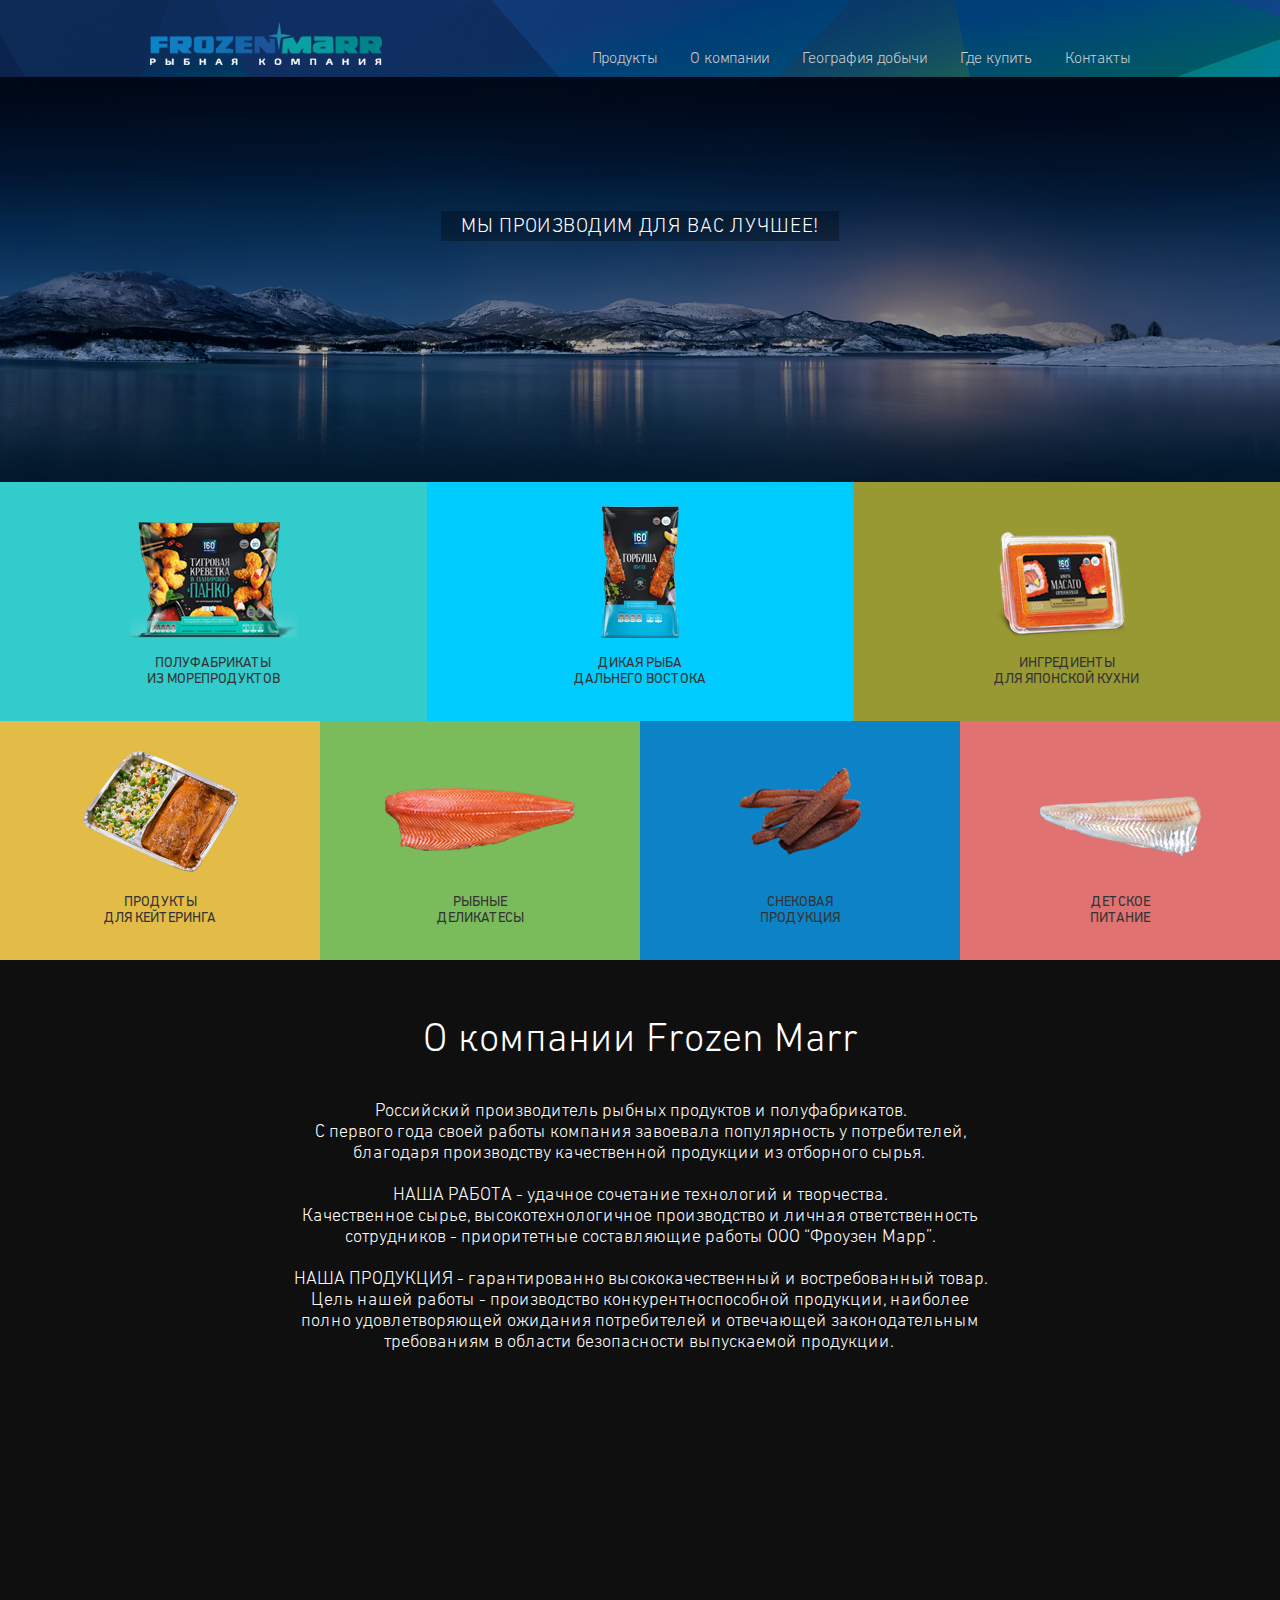
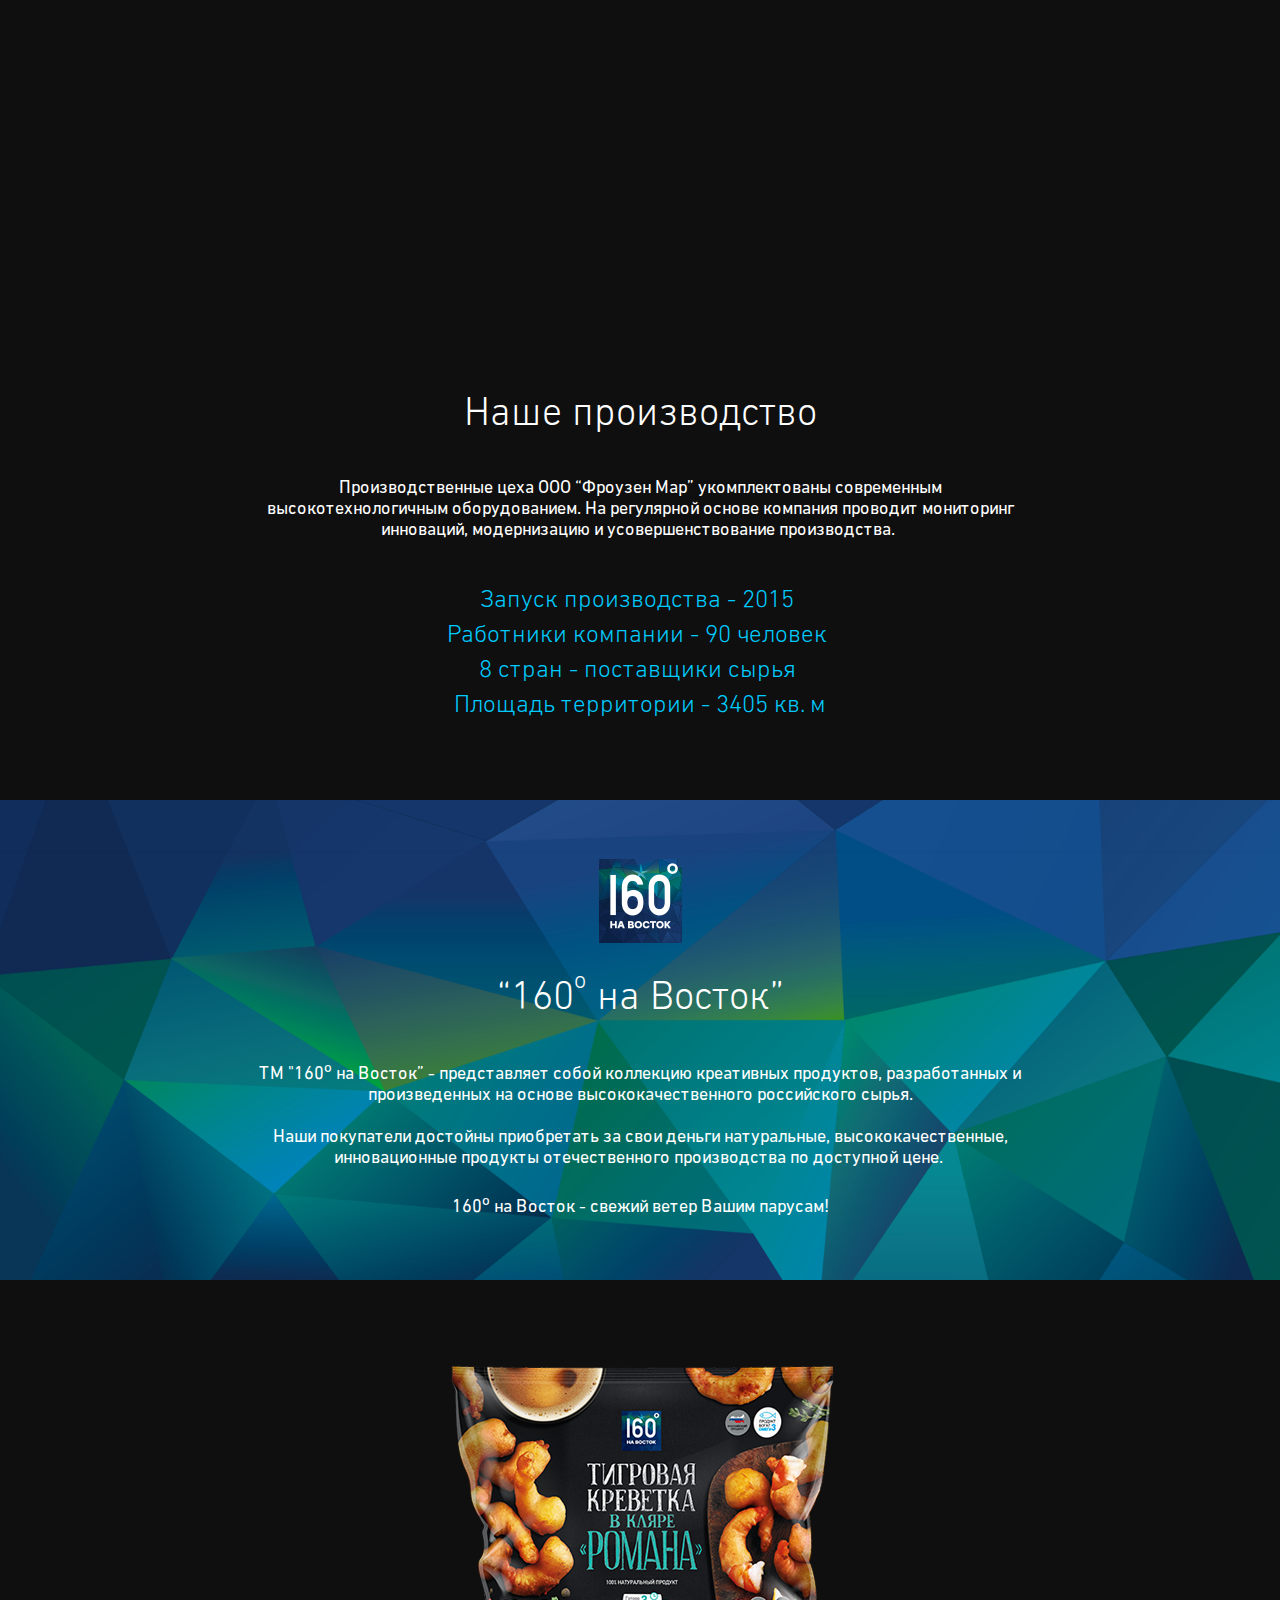
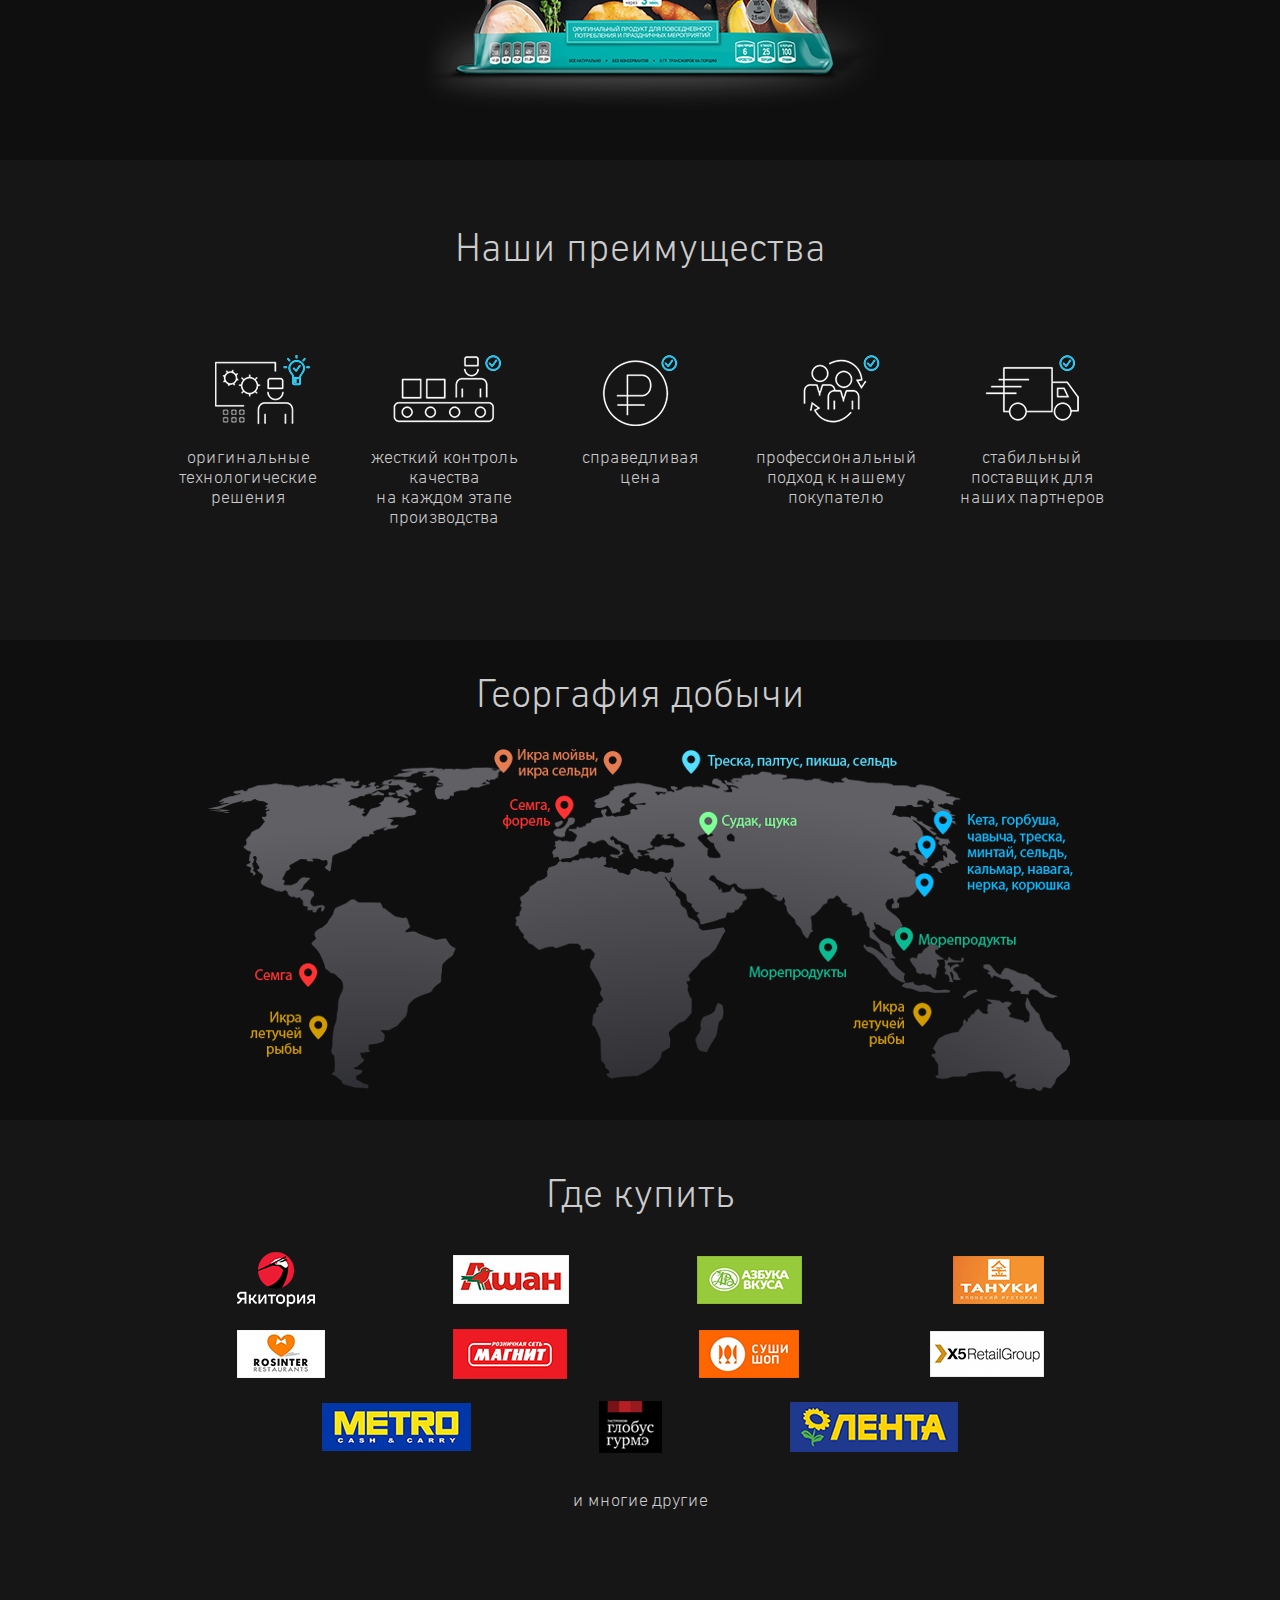
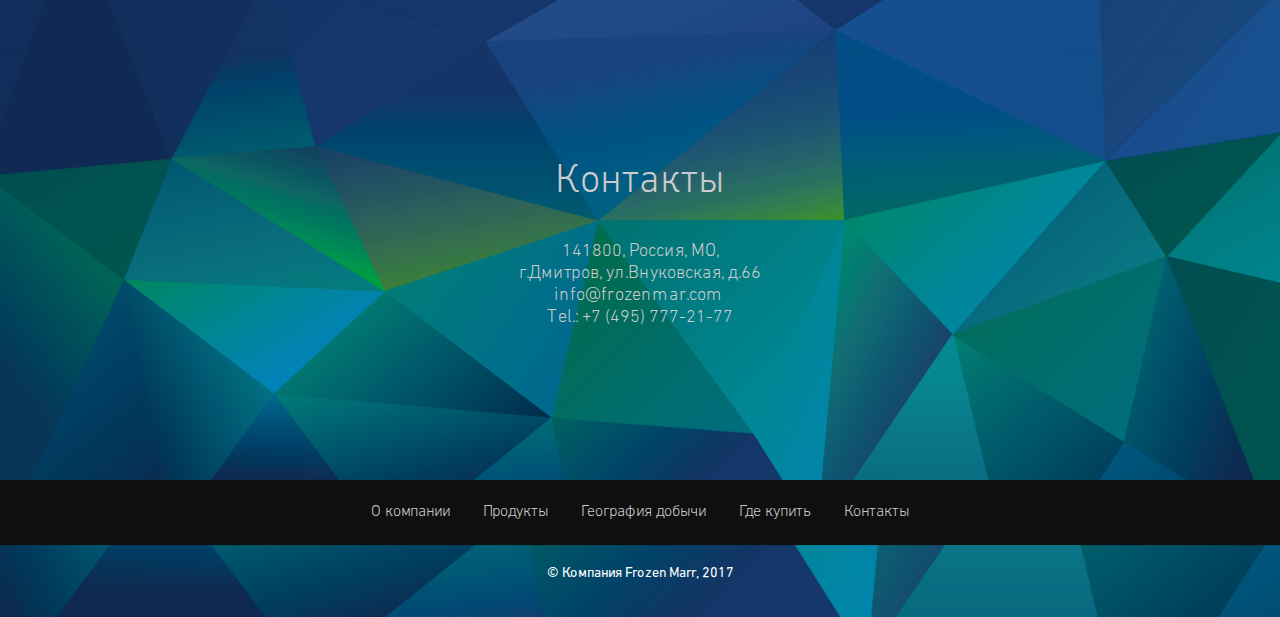
<file: index.html>
<!DOCTYPE html>
<!--[if lt IE 7]><html lang="ru" class="ie6 no-js" style="visibility: hidden;"><![endif]-->
<!--[if IE 7]><html lang="ru" class="ie7 no-js" style="visibility: hidden;"><![endif]-->
<!--[if IE 8]><html lang="ru" class="ie8 no-js" style="visibility: hidden;"><![endif]-->
<!--[if IE 9]><html lang="ru" class="ie9 no-js" style="visibility: hidden;"><![endif]-->
<!--[if (gt IE 9)|!(IE)]><!-->
<html lang="ru" class="no-js" style="visibility: hidden;">
	<!--<![endif]-->
	<head>
		<meta http-equiv="Content-Type" content="text/html; charset=utf-8">
		<meta http-equiv="X-UA-Compatible" content="IE=Edge">
		<meta name="keywords" content="">
		<meta name="description" content="">
		<meta name="viewport" content="width=device-width, initial-scale=1, user-scalable=no">
		<script src="js/vendor.js"></script>
		<link rel="stylesheet" href="css/style.min.css">
		<script src="js/script.js"></script>
		<title>Frozenmarr</title>
	</head>
	<body>
		<div class="wrapper">
			<div class="topnav" id="topnav">
				<div class="container">
					<div class="topnav__logo">
						<a href="/">
							<img src="img/logo.png">
						</a>
					</div>
					<div class="topnav__menu">
						<div class="topnav__menu-item">
							<a href="#products-menu">Продукты</a>
							<div class="topnav__menu-dropdown">
								<a href="/semimanufactures.html">ПОЛУФАБРИКАТЫ
									<br> ИЗ МОРЕПРОДУКТОВ</a>
								<a href="/wild.html">Дикая рыба
									<br> ДАЛЬНЕГО ВОСТОКА</a>
								<a href="/ingredients.html">Ингредиенты
									<br> для японской кухни</a>
								<a href="/catering.html">Продукты
									<br> для кейтеринга</a>
								<a href="/snacks.html">Снековая продукция</a>
								<a href="/delicacies.html">Рыбные деликатесы </a>
								<a href="/children.html">Детское
									<br>питание</a>
							</div>
						</div>
						<div class="topnav__menu-item">
							<a href="#about">О компании</a>
						</div>
						<div class="topnav__menu-item">
							<a href="#geography">География добычи</a>
						</div>
						<div class="topnav__menu-item">
							<a href="#places">Где купить</a>
						</div>
						<div class="topnav__menu-item">
							<a href="#contacts">Контакты</a>
						</div>
					</div>
				</div>
			</div>
			<div class="content">
				<div class="main-page">
					<section class="header">
						<div class="header__title">Мы производим для Вас лучшее!</div>
					</section>
					<section class="products-menu" id="products-menu">
						<div class="products-menu__row">
							<div class="products-menu__row-item">
								<a href="/semimanufactures.html">
									<img src="img/products-menu/polufabrikati.png">ПОЛУФАБРИКАТЫ
									<br>ИЗ МОРЕПРОДУКТОВ</a>
							</div>
							<div class="products-menu__row-item">
								<a href="/wild.html">
									<img src="img/products-menu/dikaya.png">Дикая рыба
									<br>ДАЛЬНЕГО ВОСТОКА</a>
							</div>
							<div class="products-menu__row-item">
								<a href="/ingredients.html">
									<img src="img/products-menu/ingridienti.png">Ингредиенты
									<br>для японской кухни</a>
							</div>
						</div>
						<div class="products-menu__row">
							<div class="products-menu__row-item">
								<a href="/catering.html">
									<img src="img/products-menu/keitering.png">Продукты
									<br>для кейтеринга</a>
							</div>
							<div class="products-menu__row-item">
								<a href="/delicacies.html">
									<img src="img/products-menu/delikatesi.png">Рыбные
									<br>деликатесы</a>
							</div>
							<div class="products-menu__row-item">
								<a href="/snacks.html">
									<img src="img/products-menu/sneki.png">Снековая
									<br>продукция</a>
							</div>
							<div class="products-menu__row-item">
								<a href="/children.html">
									<img src="img/products-menu/detskoe.png">Детское
									<br>питание</a>
							</div>
						</div>
					</section>
					<section class="main-page__about" id="about">
						<div class="container">
							<h2>О компании Frozen Marr</h2>
							<p>Российский производитель рыбных продуктов и полуфабрикатов.
								<br>С первого года своей работы компания завоевала популярность у потребителей, благодаря производству качественной продукции из отборного сырья. </p>
							<p>НАША РАБОТА - удачное сочетание технологий и творчества.
								<br>Качественное сырье, высокотехнологичное производство и личная ответственность сотрудников - приоритетные составляющие работы ООО “Фроузен Марр”.</p>
							<p>НАША ПРОДУКЦИЯ - гарантированно высококачественный и востребованный товар.
								<br>Цель нашей работы - производство конкурентноспособной продукции, наиболее полно удовлетворяющей ожидания потребителей и отвечающей законодательным требованиям в области безопасности выпускаемой продукции. </p>
						</div>
					</section>
					<section class="main-page__people"></section>
					<section class="main-page__production">
						<div class="container">
							<h2>Наше производство</h2>
							<p>Производственные цеха ООО “Фроузен Мар” укомплектованы современным высокотехнологичным оборудованием. На регулярной основе компания проводит мониторинг инноваций, модернизацию и усовершенствование производства. </p>
							<div class="main-page__production-history">
								<div class="main-page__production-history-line">Запуск производства - 2015 </div>
								<div class="main-page__production-history-line">Работники компании - 90 человек </div>
								<div class="main-page__production-history-line">8 стран - поставщики сырья </div>
								<div class="main-page__production-history-line">Площадь территории - 3405 кв. м</div>
							</div>
						</div>
					</section>
					<section class="main-page__160C">
						<div class="container">
							<img src="img/logo-160.png">
							<h2>“160<sup>о</sup> на Восток”</h2>
							<p>ТМ "160<sup>о</sup> на Восток” - представляет собой коллекцию креативных продуктов, разработанных и произведенных на основе высококачественного российского сырья.</p>
							<p>Наши покупатели достойны приобретать за свои деньги натуральные, высококачественные, инновационные продукты отечественного производства по доступной цене. </p>
							<p>160<sup>о</sup> на Восток - свежий ветер Вашим парусам! </p>
						</div>
					</section>
					<section class="main-page__promo">
						<div class="container">
							<img src="img/promo.png">
						</div>
					</section>
					<section class="main-page__benefits">
						<div class="container">
							<h2>Наши преимущества</h2>
							<div class="main-page__benefits-list">
								<div class="main-page__benefits-item">
									<img src="img/benefits/tech.png">оригинальные технологические решения</div>
								<div class="main-page__benefits-item">
									<img src="img/benefits/control.png">жесткий контроль качества
									<br>на каждом этапе производства</div>
								<div class="main-page__benefits-item">
									<img src="img/benefits/price.png">​справедливая
									<br>цена</div>
								<div class="main-page__benefits-item">
									<img src="img/benefits/buyer.png">профессиональный подход к нашему покупателю</div>
								<div class="main-page__benefits-item">
									<img src="img/benefits/delivery.png">стабильный
									<br>поставщик для
									<br>наших партнеров</div>
							</div>
						</div>
					</section>
					<section class="main-page__geography" id="geography">
						<div class="container">
							<h2>Георгафия добычи</h2>
							<img src="img/map.png">
						</div>
					</section>
					<section class="main-page__places" id="places">
						<div class="container">
							<h2>Где купить</h2>
							<div class="main-page__places-list">
								<img src="img/places/yakitoria.png">
								<img src="img/places/ashan.png">
								<img src="img/places/azbuka.png">
								<img src="img/places/tanuki.png">
								<img src="img/places/rosinter.png">
								<img src="img/places/magnit.png">
								<img src="img/places/sushishop.png">
								<img src="img/places/x5.png">
								<img src="img/places/metro.png">
								<img src="img/places/globus.png">
								<img src="img/places/lenta.png">
							</div>
							<p>и многие другие</p>
						</div>
					</section>
					<section class="main-page__contacts" id="contacts">
						<div class="container">
							<h2>Контакты</h2>
							<p>141800, Россия, МО,</p>
							<p>г.Дмитров, ул.Внуковская, д.66</p>
							<p>info@frozenmar.com </p>
							<p>Tel.: +7 (495) 777-21-77</p>
						</div>
					</section>
				</div>
				<div class="footer">
					<div class="footer__menu">
						<div class="container">
							<div class="footer__menu-item">
								<a href="#about">О компании</a>
							</div>
							<div class="footer__menu-item">
								<a href="#products-menu">Продукты</a>
							</div>
							<div class="footer__menu-item">
								<a href="#geography">География добычи</a>
							</div>
							<div class="footer__menu-item">
								<a href="#places">Где купить</a>
							</div>
							<div class="footer__menu-item">
								<a href="#contacts">Контакты</a>
							</div>
						</div>
					</div>
					<div class="footer__bottom">
						<div class="container">
							<div class="footer__about">
								<p>© Компания Frozen Marr, 2017 </p>
							</div>
						</div>
					</div>
				</div>
			</div>
		</div>
	</body></html>
</file>
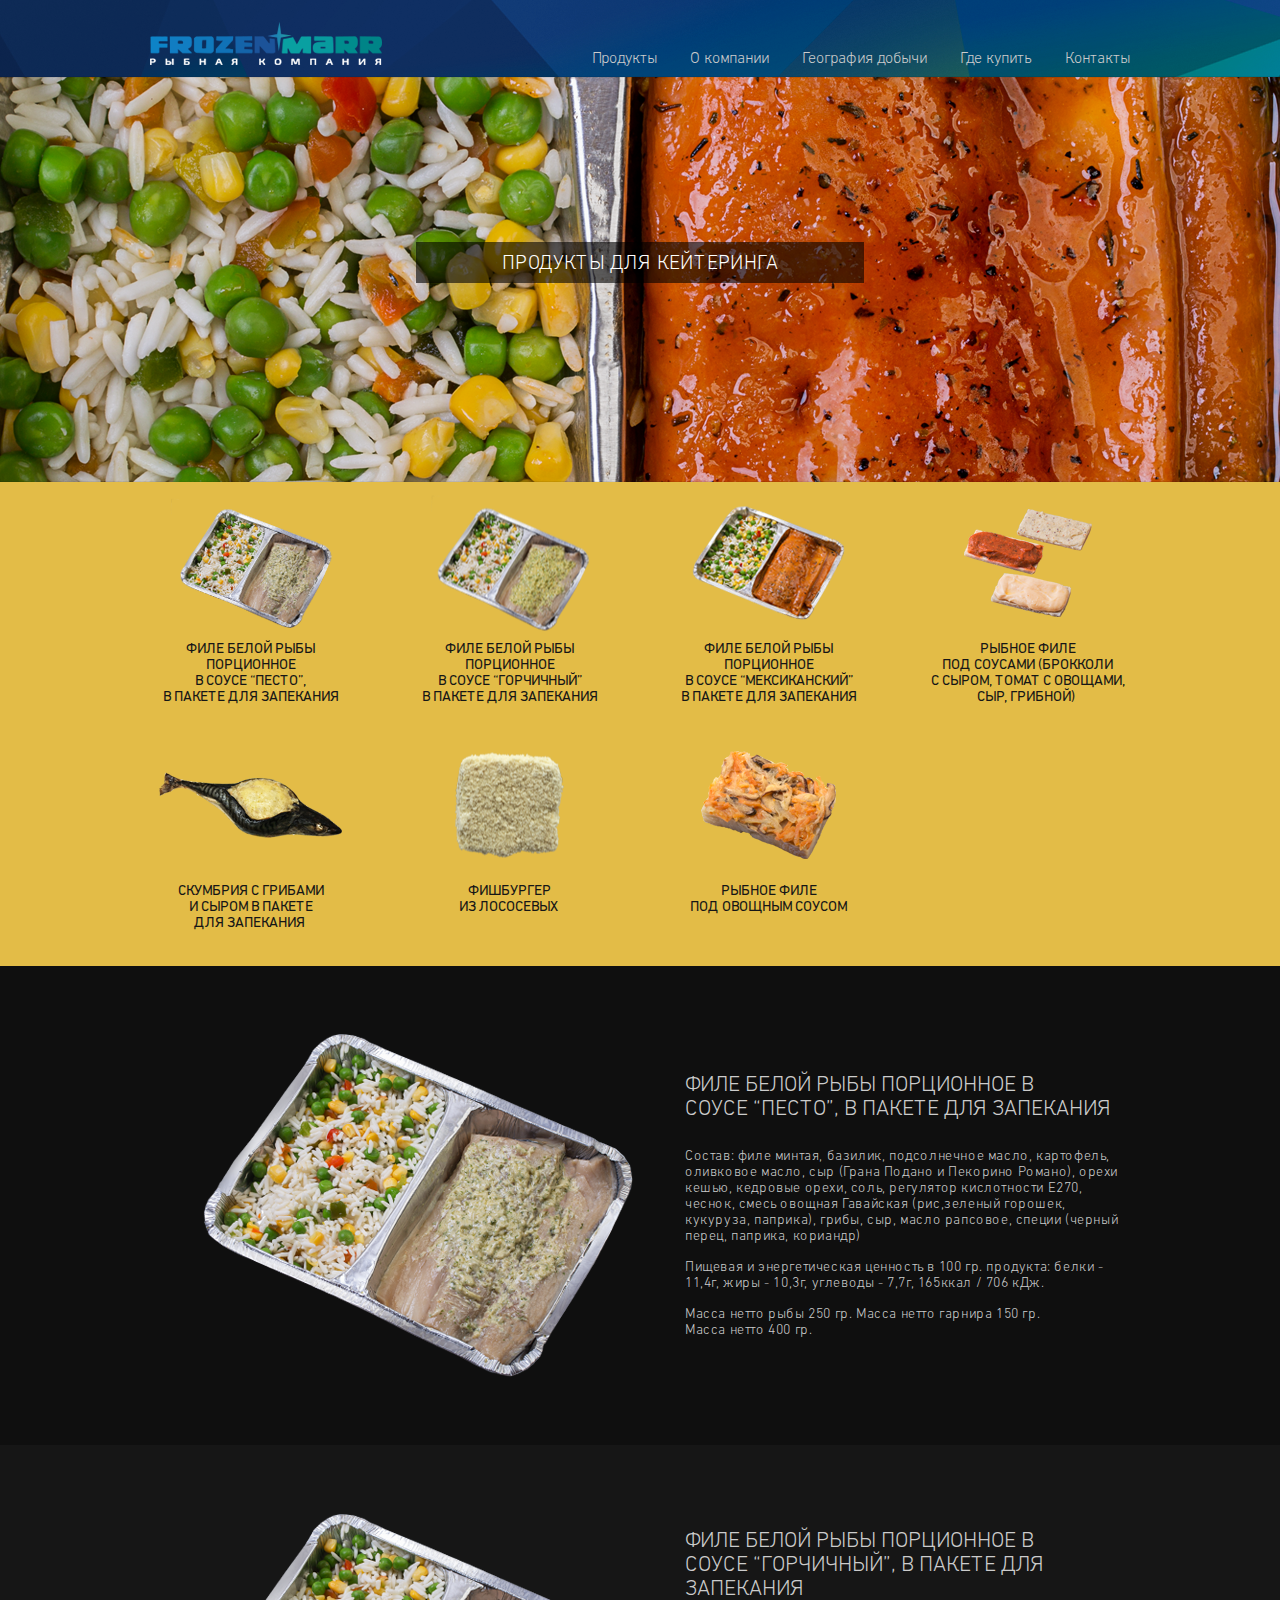
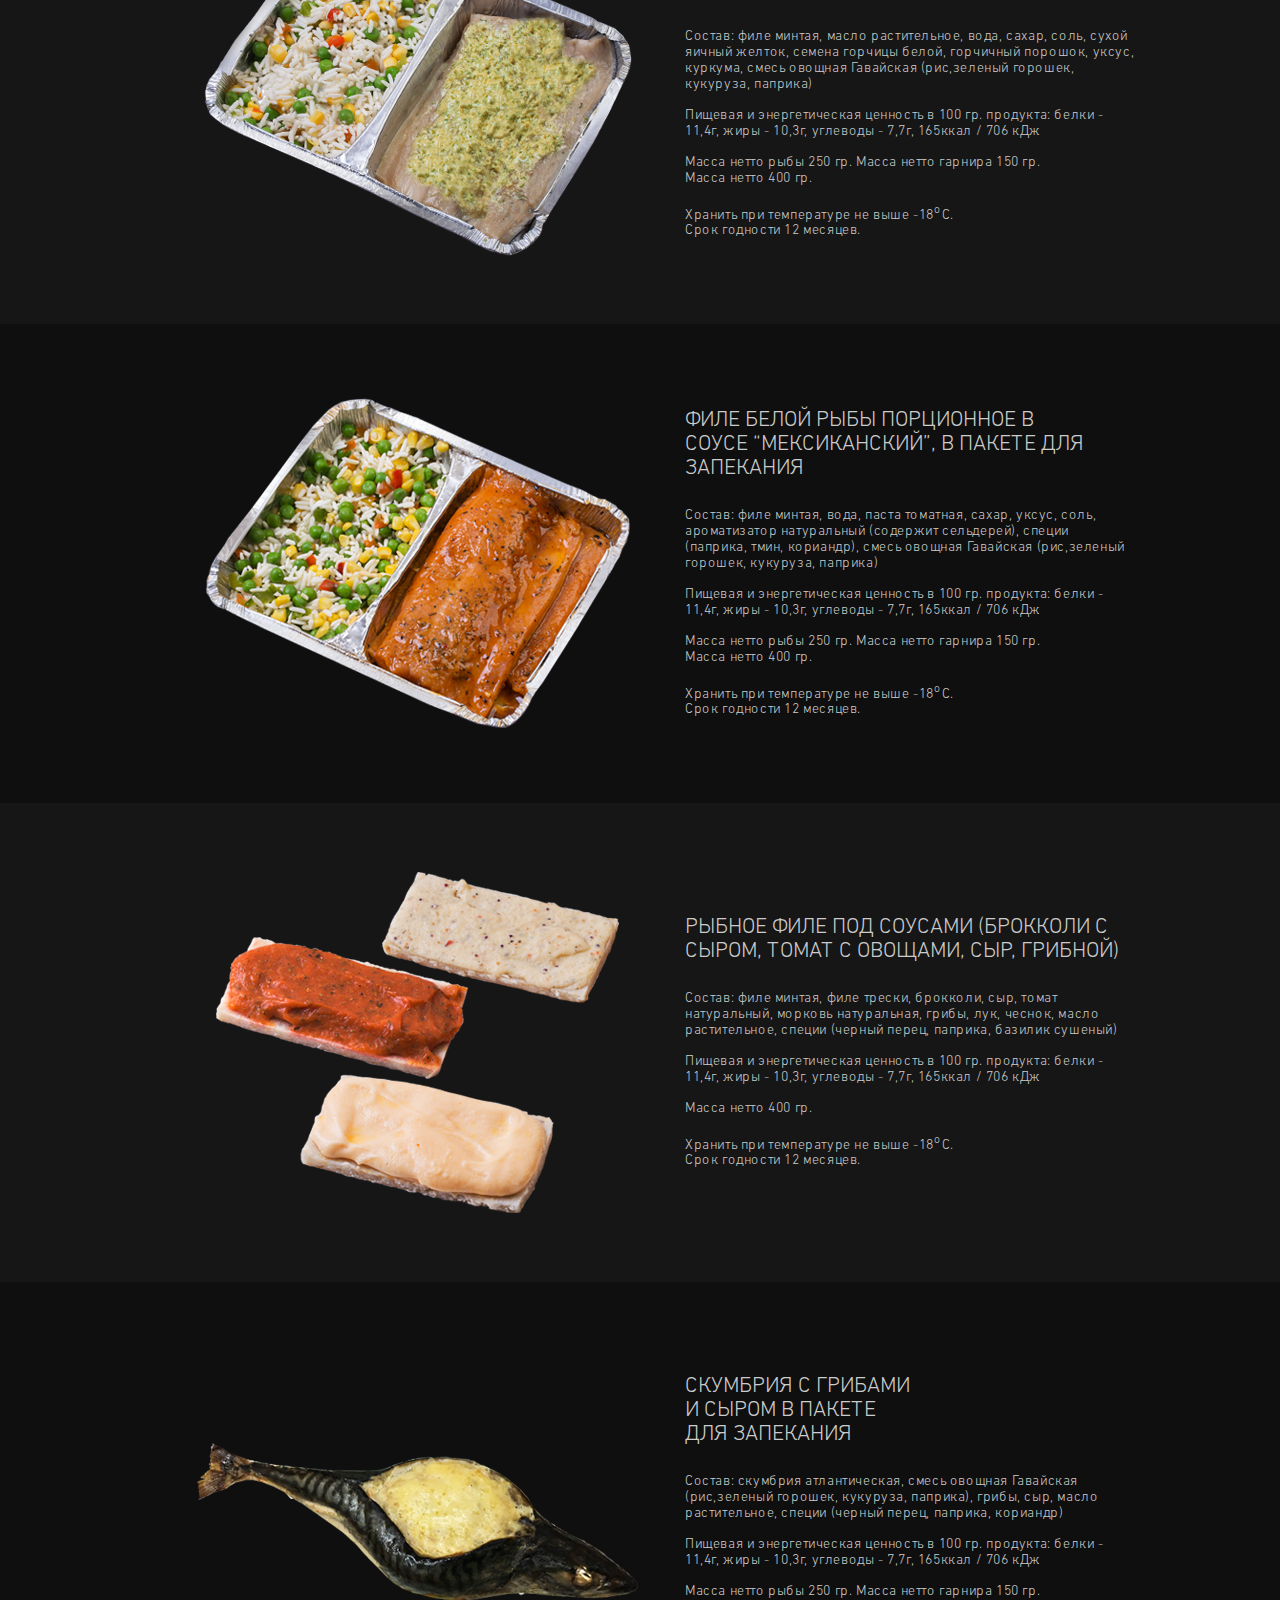
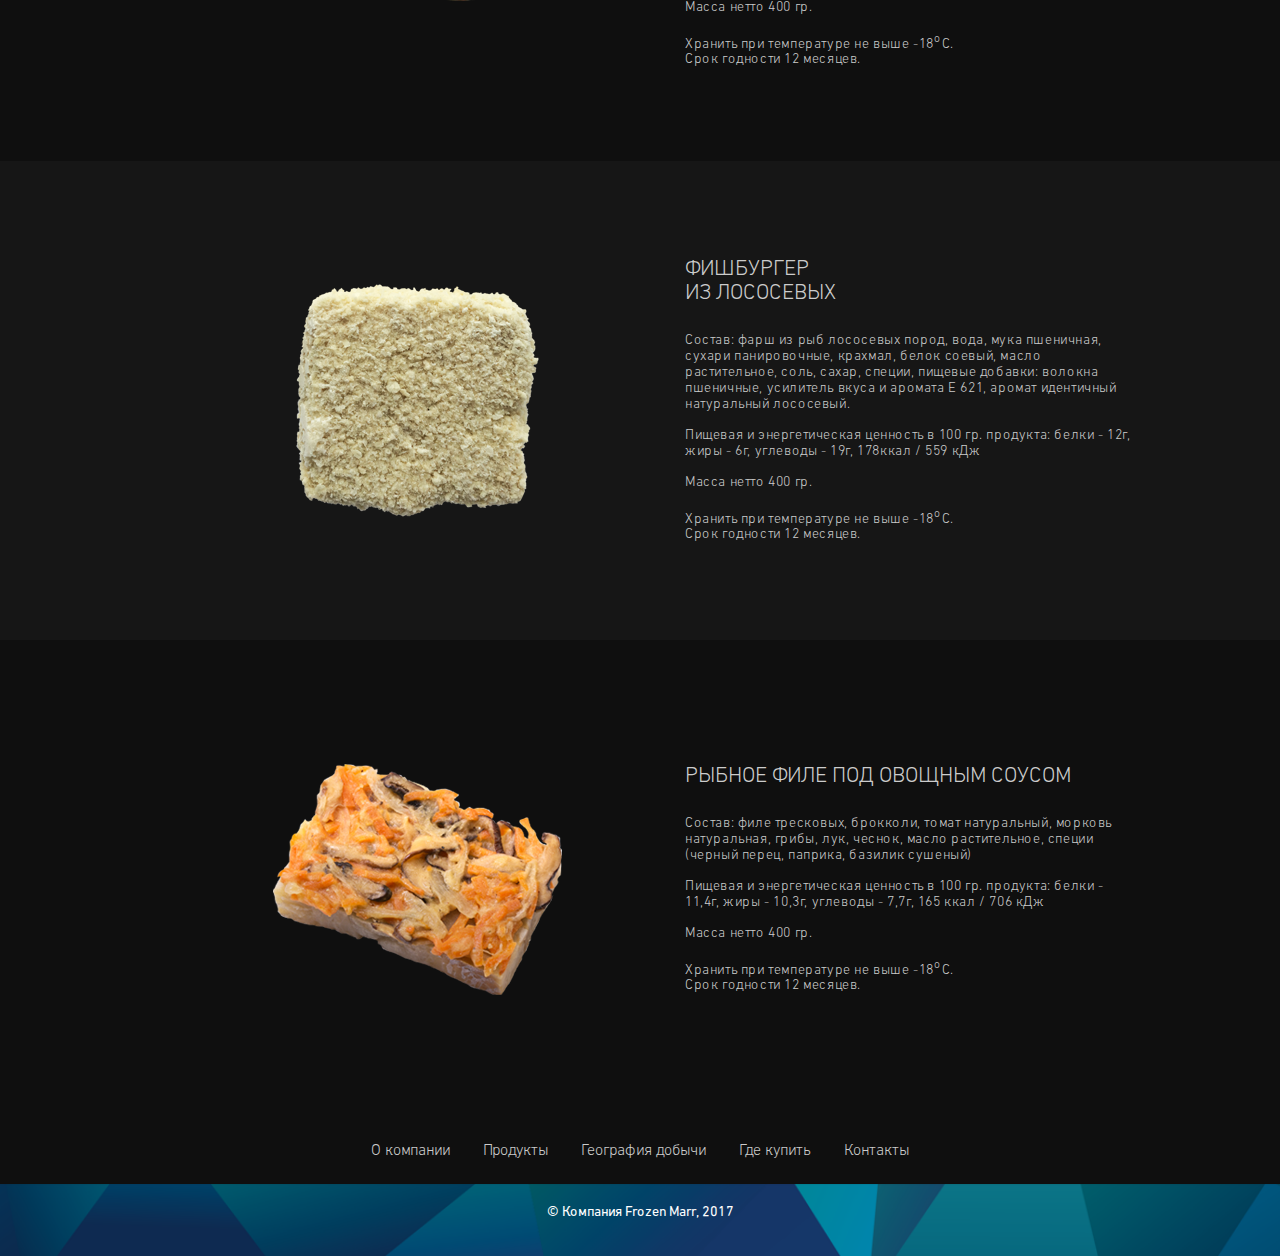
<file: catering.html>
<!DOCTYPE html>
<!--[if lt IE 7]><html lang="ru" class="ie6 no-js" style="visibility: hidden;"><![endif]-->
<!--[if IE 7]><html lang="ru" class="ie7 no-js" style="visibility: hidden;"><![endif]-->
<!--[if IE 8]><html lang="ru" class="ie8 no-js" style="visibility: hidden;"><![endif]-->
<!--[if IE 9]><html lang="ru" class="ie9 no-js" style="visibility: hidden;"><![endif]-->
<!--[if (gt IE 9)|!(IE)]><!-->
<html lang="ru" class="no-js" style="visibility: hidden;">
	<!--<![endif]-->
	<head>
		<meta http-equiv="Content-Type" content="text/html; charset=utf-8">
		<meta http-equiv="X-UA-Compatible" content="IE=Edge">
		<meta name="keywords" content="">
		<meta name="description" content="">
		<meta name="viewport" content="width=device-width, initial-scale=1, user-scalable=no">
		<script src="js/vendor.js"></script>
		<link rel="stylesheet" href="css/style.min.css">
		<script src="js/script.js"></script>
		<title>Frozenmarr</title>
	</head>
	<body>
		<div class="wrapper">
			<div class="topnav" id="topnav">
				<div class="container">
					<div class="topnav__logo">
						<a href="/">
							<img src="img/logo.png">
						</a>
					</div>
					<div class="topnav__menu">
						<div class="topnav__menu-item">
							<a href="/index.html#products-menu">Продукты</a>
							<div class="topnav__menu-dropdown">
								<a href="/semimanufactures.html">ПОЛУФАБРИКАТЫ
									<br> ИЗ МОРЕПРОДУКТОВ</a>
								<a href="/wild.html">Дикая рыба
									<br> ДАЛЬНЕГО ВОСТОКА</a>
								<a href="/ingredients.html">Ингредиенты
									<br> для японской кухни</a>
								<a href="/catering.html">Продукты
									<br> для кейтеринга</a>
								<a href="/snacks.html">Снековая продукция</a>
								<a href="/delicacies.html">Рыбные деликатесы </a>
								<a href="/children.html">Детское
									<br>питание</a>
							</div>
						</div>
						<div class="topnav__menu-item">
							<a href="/index.html#about">О компании</a>
						</div>
						<div class="topnav__menu-item">
							<a href="/index.html#geography">География добычи</a>
						</div>
						<div class="topnav__menu-item">
							<a href="/index.html#places">Где купить</a>
						</div>
						<div class="topnav__menu-item">
							<a href="/index.html#contacts">Контакты</a>
						</div>
					</div>
				</div>
			</div>
			<div class="content">
				<div class="catering">
					<section class="header">
						<div class="header__title">ПРОДУКТЫ ДЛЯ КЕЙТЕРИНГА</div>
					</section>
					<section class="goods-menu">
						<div class="container">
							<div class="goods-menu__item">
								<a href="#1">
									<img src="img/catering/goods-menu/1.png">Филе белой рыбы
									<br>порционное
									<br>в соусе “Песто”,
									<br>в пакете для запекания</a>
							</div>
							<div class="goods-menu__item">
								<a href="#2">
									<img src="img/catering/goods-menu/2.png">Филе белой рыбы
									<br>порционное
									<br>в соусе “Горчичный”
									<br>в пакете для запекания</a>
							</div>
							<div class="goods-menu__item">
								<a href="#3">
									<img src="img/catering/goods-menu/3.png">Филе белой рыбы
									<br>порционное
									<br>в соусе “Мексиканский”
									<br>в пакете для запекания</a>
							</div>
							<div class="goods-menu__item">
								<a href="#4">
									<img src="img/catering/goods-menu/4.png">Рыбное филе
									<br>под соусами (брокколи
									<br>с сыром, томат с овощами,
									<br>сыр, грибной) </a>
							</div>
							<div class="goods-menu__item">
								<a href="#5">
									<img src="img/catering/goods-menu/5.png">Скумбрия с грибами
									<br>и сыром в пакете
									<br>для запекания </a>
							</div>
							<div class="goods-menu__item">
								<a href="#6">
									<img src="img/catering/goods-menu/6.png">Фишбургер
									<br>из лососевых </a>
							</div>
							<div class="goods-menu__item">
								<a href="#7">
									<img src="img/catering/goods-menu/7.png">РЫБНОЕ ФИЛЕ
									<br>ПОД ОВОЩНЫМ СОУСОМ</a>
							</div>
						</div>
					</section>
					<div class="goods-list">
						<div class="goods-list__item" id="1">
							<div class="container">
								<div class="goods-list__item-img">
									<img src="img/catering/items/1.png">
								</div>
								<div class="goods-list__item-info">
									<h3>Филе белой рыбы порционное в
										<br>соусе “Песто”, в пакете для запекания</h3>
									<div class="goods-list__item-info-part">
										<p>Состав: филе минтая, базилик, подсолнечное масло, картофель, оливковое масло, сыр (Грана Подано и Пекорино Романо), орехи кешью, кедровые орехи, соль, регулятор кислотности Е270, чеснок, смесь овощная Гавайская (рис,зеленый горошек, кукуруза,
											паприка), грибы, сыр, масло рапсовое, специи (черный перец, паприка, кориандр)</p>
									</div>
									<div class="goods-list__item-info-part">
										<p>Пищевая и энергетическая ценность в 100 гр. продукта: белки - 11,4г, жиры - 10,3г, углеводы - 7,7г, 165ккал / 706 кДж. </p>
									</div>
									<div class="goods-list__item-info-part">
										<p>Масса нетто рыбы 250 гр. Масса нетто гарнира 150 гр.</p>
										<p>Масса нетто 400 гр.</p>
									</div>
								</div>
							</div>
						</div>
						<div class="goods-list__item" id="2">
							<div class="container">
								<div class="goods-list__item-img">
									<img src="img/catering/items/2.png">
								</div>
								<div class="goods-list__item-info">
									<h3>Филе белой рыбы порционное в
										<br>соусе “ГОРЧИЧНЫЙ”, в пакете для запекания</h3>
									<div class="goods-list__item-info-part">
										<p>Состав: филе минтая, масло растительное, вода, сахар, соль, сухой яичный желток, семена горчицы белой, горчичный порошок, уксус, куркума, смесь овощная Гавайская (рис,зеленый горошек, кукуруза, паприка)</p>
									</div>
									<div class="goods-list__item-info-part">
										<p>Пищевая и энергетическая ценность в 100 гр. продукта: белки - 11,4г, жиры - 10,3г, углеводы - 7,7г, 165ккал / 706 кДж</p>
									</div>
									<div class="goods-list__item-info-part">
										<p>Масса нетто рыбы 250 гр. Масса нетто гарнира 150 гр.</p>
										<p>Масса нетто 400 гр.</p>
									</div>
									<div class="goods-list__item-info-part">
										<p>Хранить при температуре не выше -18<sup>о</sup>С.</p>
										<p>Срок годности 12 месяцев.</p>
									</div>
								</div>
							</div>
						</div>
						<div class="goods-list__item" id="3">
							<div class="container">
								<div class="goods-list__item-img">
									<img src="img/catering/items/3.png">
								</div>
								<div class="goods-list__item-info">
									<h3>Филе белой рыбы порционное в
										<br>соусе “МЕКСИКАНСКИЙ”, в пакете для запекания</h3>
									<div class="goods-list__item-info-part">
										<p>Состав: филе минтая, вода, паста томатная, сахар, уксус, соль, ароматизатор натуральный (содержит сельдерей), специи (паприка, тмин, кориандр), смесь овощная Гавайская (рис,зеленый горошек, кукуруза, паприка)</p>
									</div>
									<div class="goods-list__item-info-part">
										<p>Пищевая и энергетическая ценность в 100 гр. продукта: белки - 11,4г, жиры - 10,3г, углеводы - 7,7г, 165ккал / 706 кДж</p>
									</div>
									<div class="goods-list__item-info-part">
										<p>Масса нетто рыбы 250 гр. Масса нетто гарнира 150 гр.</p>
										<p>Масса нетто 400 гр.</p>
									</div>
									<div class="goods-list__item-info-part">
										<p>Хранить при температуре не выше -18<sup>о</sup>С.</p>
										<p>Срок годности 12 месяцев.</p>
									</div>
								</div>
							</div>
						</div>
						<div class="goods-list__item" id="4">
							<div class="container">
								<div class="goods-list__item-img">
									<img src="img/catering/items/4.png">
								</div>
								<div class="goods-list__item-info">
									<h3>Рыбное филе под соусами (брокколи с сыром, томат с овощами, сыр, грибной)</h3>
									<div class="goods-list__item-info-part">
										<p>Состав: филе минтая, филе трески, брокколи, сыр, томат натуральный, морковь натуральная, грибы, лук, чеснок, масло растительное, специи (черный перец, паприка, базилик сушеный)</p>
									</div>
									<div class="goods-list__item-info-part">
										<p>Пищевая и энергетическая ценность в 100 гр. продукта: белки - 11,4г, жиры - 10,3г, углеводы - 7,7г, 165ккал / 706 кДж</p>
									</div>
									<div class="goods-list__item-info-part">
										<p>Масса нетто 400 гр.</p>
									</div>
									<div class="goods-list__item-info-part">
										<p>Хранить при температуре не выше -18<sup>о</sup>С.</p>
										<p>Срок годности 12 месяцев.</p>
									</div>
								</div>
							</div>
						</div>
						<div class="goods-list__item" id="5">
							<div class="container">
								<div class="goods-list__item-img">
									<img src="img/catering/items/5.png">
								</div>
								<div class="goods-list__item-info">
									<h3>Скумбрия с грибами
										<br>и сыром в пакете
										<br>для запекания</h3>
									<div class="goods-list__item-info-part">
										<p>Состав: скумбрия атлантическая, смесь овощная Гавайская (рис,зеленый горошек, кукуруза, паприка), грибы, сыр, масло растительное, специи (черный перец, паприка, кориандр)</p>
									</div>
									<div class="goods-list__item-info-part">
										<p>Пищевая и энергетическая ценность в 100 гр. продукта: белки - 11,4г, жиры - 10,3г, углеводы - 7,7г, 165ккал / 706 кДж</p>
									</div>
									<div class="goods-list__item-info-part">
										<p>Масса нетто рыбы 250 гр. Масса нетто гарнира 150 гр.</p>
										<p>Масса нетто 400 гр.</p>
									</div>
									<div class="goods-list__item-info-part">
										<p>Хранить при температуре не выше -18<sup>о</sup>С.</p>
										<p>Срок годности 12 месяцев.</p>
									</div>
								</div>
							</div>
						</div>
						<div class="goods-list__item" id="6">
							<div class="container">
								<div class="goods-list__item-img">
									<img src="img/catering/items/6.png">
								</div>
								<div class="goods-list__item-info">
									<h3>Фишбургер
										<br>из лососевых</h3>
									<div class="goods-list__item-info-part">
										<p>Состав: фарш из рыб лососевых пород, вода, мука пшеничная, сухари панировочные, крахмал, белок соевый, масло растительное, соль, сахар, специи, пищевые добавки: волокна пшеничные, усилитель вкуса и аромата Е 621, аромат идентичный натуральный
											лососевый.</p>
									</div>
									<div class="goods-list__item-info-part">
										<p>Пищевая и энергетическая ценность в 100 гр. продукта: белки - 12г, жиры - 6г, углеводы - 19г, 178ккал / 559 кДж</p>
									</div>
									<div class="goods-list__item-info-part">
										<p>Масса нетто 400 гр.</p>
									</div>
									<div class="goods-list__item-info-part">
										<p>Хранить при температуре не выше -18<sup>о</sup>С.</p>
										<p>Срок годности 12 месяцев.</p>
									</div>
								</div>
							</div>
						</div>
						<div class="goods-list__item" id="7">
							<div class="container">
								<div class="goods-list__item-img">
									<img src="img/catering/items/7.png">
								</div>
								<div class="goods-list__item-info">
									<h3>Рыбное филе под овощным соусом</h3>
									<div class="goods-list__item-info-part">
										<p>Состав: филе тресковых, брокколи, томат натуральный, морковь натуральная, грибы, лук, чеснок, масло растительное, специи (черный перец, паприка, базилик сушеный)</p>
									</div>
									<div class="goods-list__item-info-part">
										<p>Пищевая и энергетическая ценность в 100 гр. продукта: белки - 11,4г, жиры - 10,3г, углеводы - 7,7г, 165 ккал / 706 кДж</p>
									</div>
									<div class="goods-list__item-info-part">
										<p>Масса нетто 400 гр.</p>
									</div>
									<div class="goods-list__item-info-part">
										<p>Хранить при температуре не выше -18<sup>о</sup>С.</p>
										<p>Срок годности 12 месяцев.</p>
									</div>
								</div>
							</div>
						</div>
					</div>
				</div>
				<div class="footer">
					<div class="footer__menu">
						<div class="container">
							<div class="footer__menu-item">
								<a href="/index.html#about">О компании</a>
							</div>
							<div class="footer__menu-item">
								<a href="/index.html#products-menu">Продукты</a>
							</div>
							<div class="footer__menu-item">
								<a href="/index.html#geography">География добычи</a>
							</div>
							<div class="footer__menu-item">
								<a href="/index.html#places">Где купить</a>
							</div>
							<div class="footer__menu-item">
								<a href="/index.html#contacts">Контакты</a>
							</div>
						</div>
					</div>
					<div class="footer__bottom">
						<div class="container">
							<div class="footer__about">
								<p>© Компания Frozen Marr, 2017 </p>
							</div>
						</div>
					</div>
				</div>
			</div>
		</div>
	</body></html>
</file>
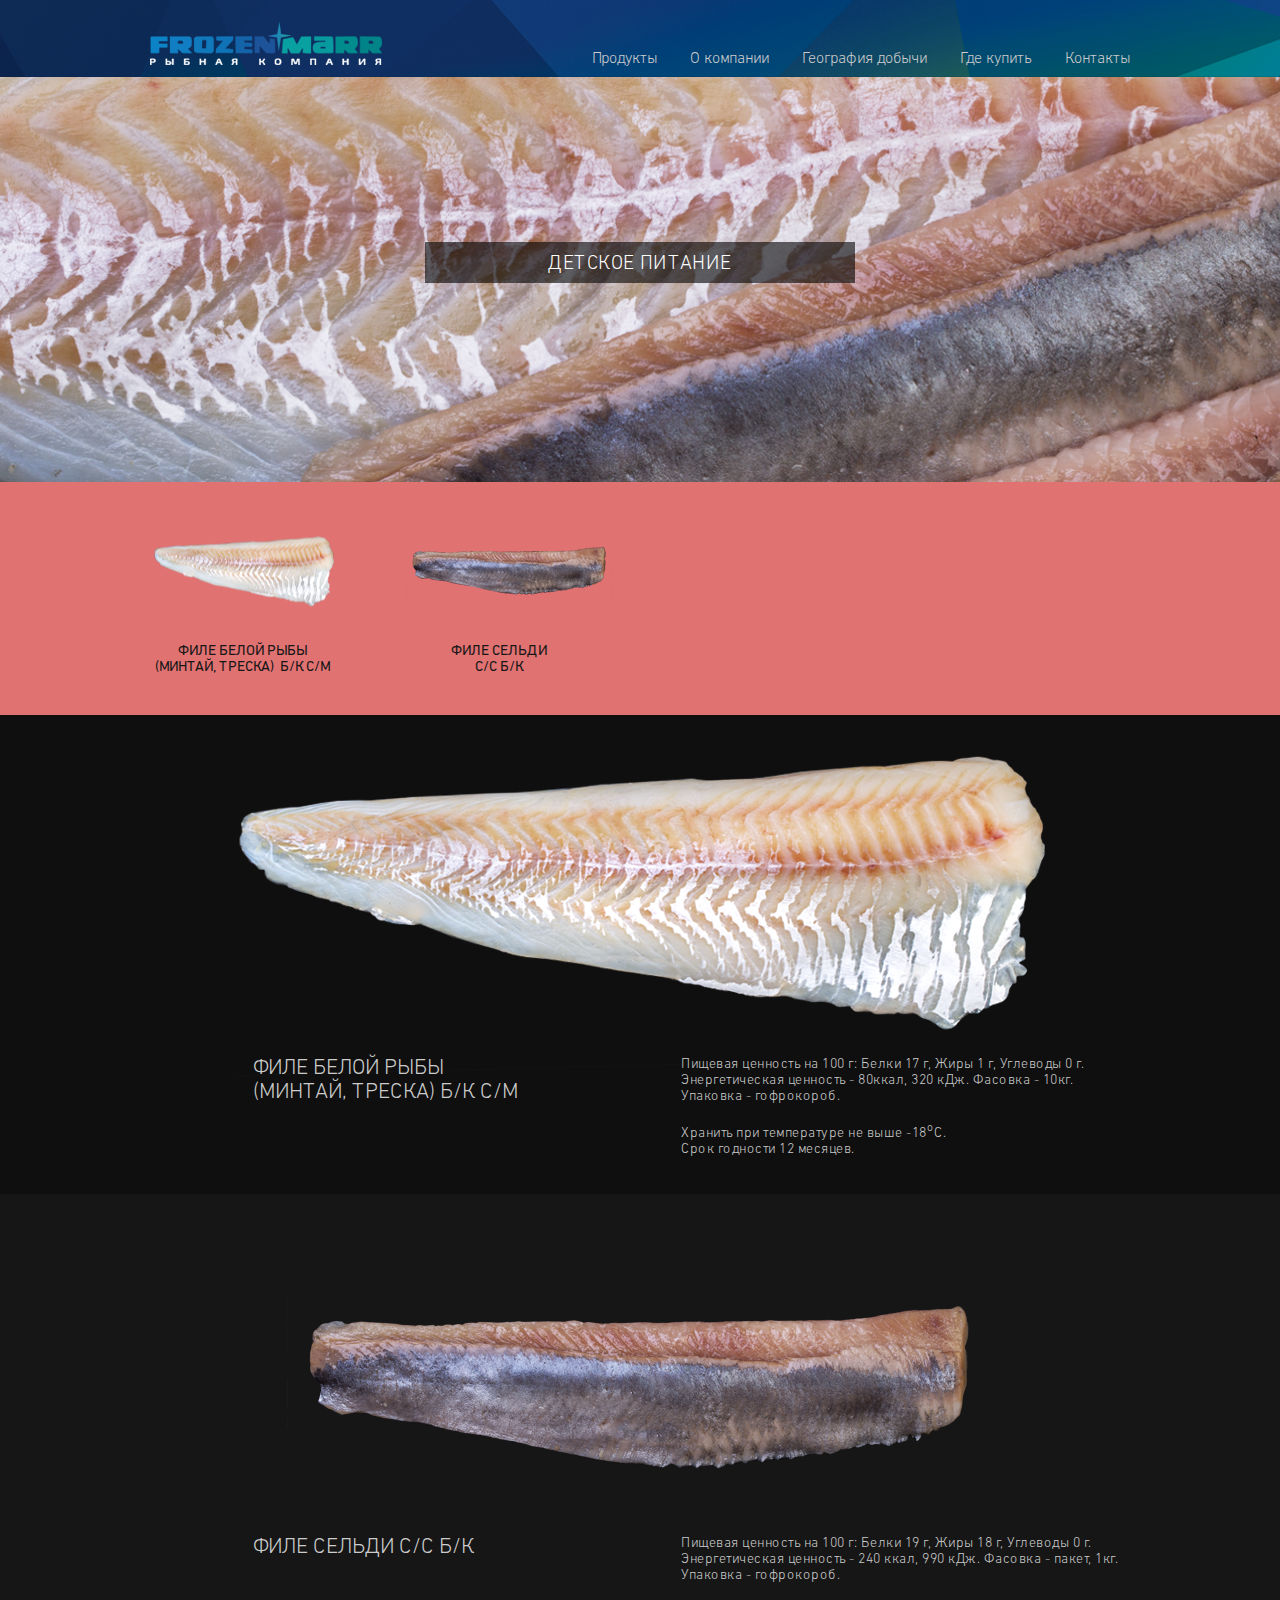
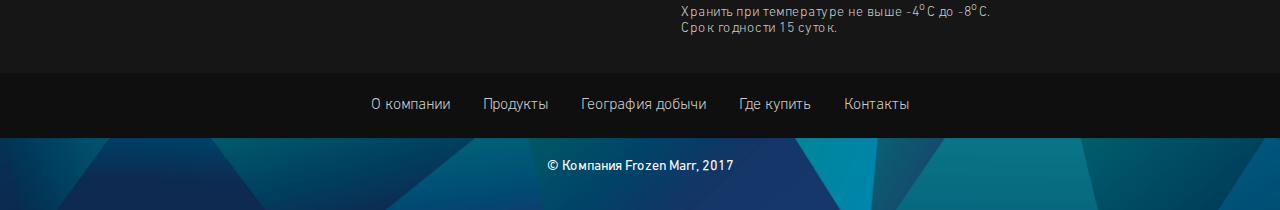
<file: children.html>
<!DOCTYPE html>
<!--[if lt IE 7]><html lang="ru" class="ie6 no-js" style="visibility: hidden;"><![endif]-->
<!--[if IE 7]><html lang="ru" class="ie7 no-js" style="visibility: hidden;"><![endif]-->
<!--[if IE 8]><html lang="ru" class="ie8 no-js" style="visibility: hidden;"><![endif]-->
<!--[if IE 9]><html lang="ru" class="ie9 no-js" style="visibility: hidden;"><![endif]-->
<!--[if (gt IE 9)|!(IE)]><!-->
<html lang="ru" class="no-js" style="visibility: hidden;">
	<!--<![endif]-->
	<head>
		<meta http-equiv="Content-Type" content="text/html; charset=utf-8">
		<meta http-equiv="X-UA-Compatible" content="IE=Edge">
		<meta name="keywords" content="">
		<meta name="description" content="">
		<meta name="viewport" content="width=device-width, initial-scale=1, user-scalable=no">
		<script src="js/vendor.js"></script>
		<link rel="stylesheet" href="css/style.min.css">
		<script src="js/script.js"></script>
		<title>Frozenmarr</title>
	</head>
	<body>
		<div class="wrapper">
			<div class="topnav" id="topnav">
				<div class="container">
					<div class="topnav__logo">
						<a href="/">
							<img src="img/logo.png">
						</a>
					</div>
					<div class="topnav__menu">
						<div class="topnav__menu-item">
							<a href="/index.html#products-menu">Продукты</a>
							<div class="topnav__menu-dropdown">
								<a href="/semimanufactures.html">ПОЛУФАБРИКАТЫ
									<br> ИЗ МОРЕПРОДУКТОВ</a>
								<a href="/wild.html">Дикая рыба
									<br> ДАЛЬНЕГО ВОСТОКА</a>
								<a href="/ingredients.html">Ингредиенты
									<br> для японской кухни</a>
								<a href="/catering.html">Продукты
									<br> для кейтеринга</a>
								<a href="/snacks.html">Снековая продукция</a>
								<a href="/delicacies.html">Рыбные деликатесы </a>
								<a href="/children.html">Детское
									<br>питание</a>
							</div>
						</div>
						<div class="topnav__menu-item">
							<a href="/index.html#about">О компании</a>
						</div>
						<div class="topnav__menu-item">
							<a href="/index.html#geography">География добычи</a>
						</div>
						<div class="topnav__menu-item">
							<a href="/index.html#places">Где купить</a>
						</div>
						<div class="topnav__menu-item">
							<a href="/index.html#contacts">Контакты</a>
						</div>
					</div>
				</div>
			</div>
			<div class="content">
				<div class="children">
					<section class="header">
						<div class="header__title">ДЕТСКОЕ ПИТАНИЕ</div>
					</section>
					<section class="goods-menu">
						<div class="container">
							<div class="goods-menu__item">
								<a href="#1">
									<img src="img/children/goods-menu/1.png">филе белой рыбы
									<br>(минтай, треска)  б/к с/м </a>
							</div>
							<div class="goods-menu__item">
								<a href="#2">
									<img src="img/children/goods-menu/2.png">филе сельди
									<br>с/с б/к</a>
							</div>
						</div>
					</section>
					<div class="goods-list">
						<div class="goods-list__item" id="1">
							<div class="container">
								<div class="goods-list__item-img">
									<img src="img/children/items/1.png">
								</div>
								<div class="goods-list__item-info">
									<h3>филе белой рыбы
										<br>(минтай, треска) б/к с/м </h3>
									<div class="goods-list__item-info-part">
										<p>Пищевая ценность на 100 г: Белки 17 г, Жиры 1 г, Углеводы 0 г. </p>
										<p>Энергетическая ценность - 80ккал, 320 кДж. Фасовка - 10кг. Упаковка - гофрокороб. </p>
										<div class="goods-list__item-info-part">
											<p>Хранить при температуре не выше -18<sup>о</sup>С.</p>
											<p>Срок годности 12 месяцев.</p>
										</div>
									</div>
								</div>
							</div>
						</div>
						<div class="goods-list__item" id="2">
							<div class="container">
								<div class="goods-list__item-img">
									<img src="img/children/items/2.png">
								</div>
								<div class="goods-list__item-info">
									<h3>филе сельди с/с б/к </h3>
									<div class="goods-list__item-info-part">
										<p>Пищевая ценность на 100 г: Белки 19 г, Жиры 18 г, Углеводы 0 г. </p>
										<p>Энергетическая ценность - 240 ккал, 990 кДж. Фасовка - пакет, 1кг. </p>
										<p>Упаковка - гофрокороб.</p>
										<div class="goods-list__item-info-part">
											<p>Хранить при температуре не выше -4<sup>о</sup>С до -8<sup>о</sup>С.</p>
											<p>Срок годности 15 суток.</p>
										</div>
									</div>
								</div>
							</div>
						</div>
					</div>
				</div>
				<div class="footer">
					<div class="footer__menu">
						<div class="container">
							<div class="footer__menu-item">
								<a href="/index.html#about">О компании</a>
							</div>
							<div class="footer__menu-item">
								<a href="/index.html#products-menu">Продукты</a>
							</div>
							<div class="footer__menu-item">
								<a href="/index.html#geography">География добычи</a>
							</div>
							<div class="footer__menu-item">
								<a href="/index.html#places">Где купить</a>
							</div>
							<div class="footer__menu-item">
								<a href="/index.html#contacts">Контакты</a>
							</div>
						</div>
					</div>
					<div class="footer__bottom">
						<div class="container">
							<div class="footer__about">
								<p>© Компания Frozen Marr, 2017 </p>
							</div>
						</div>
					</div>
				</div>
			</div>
		</div>
	</body></html>
</file>
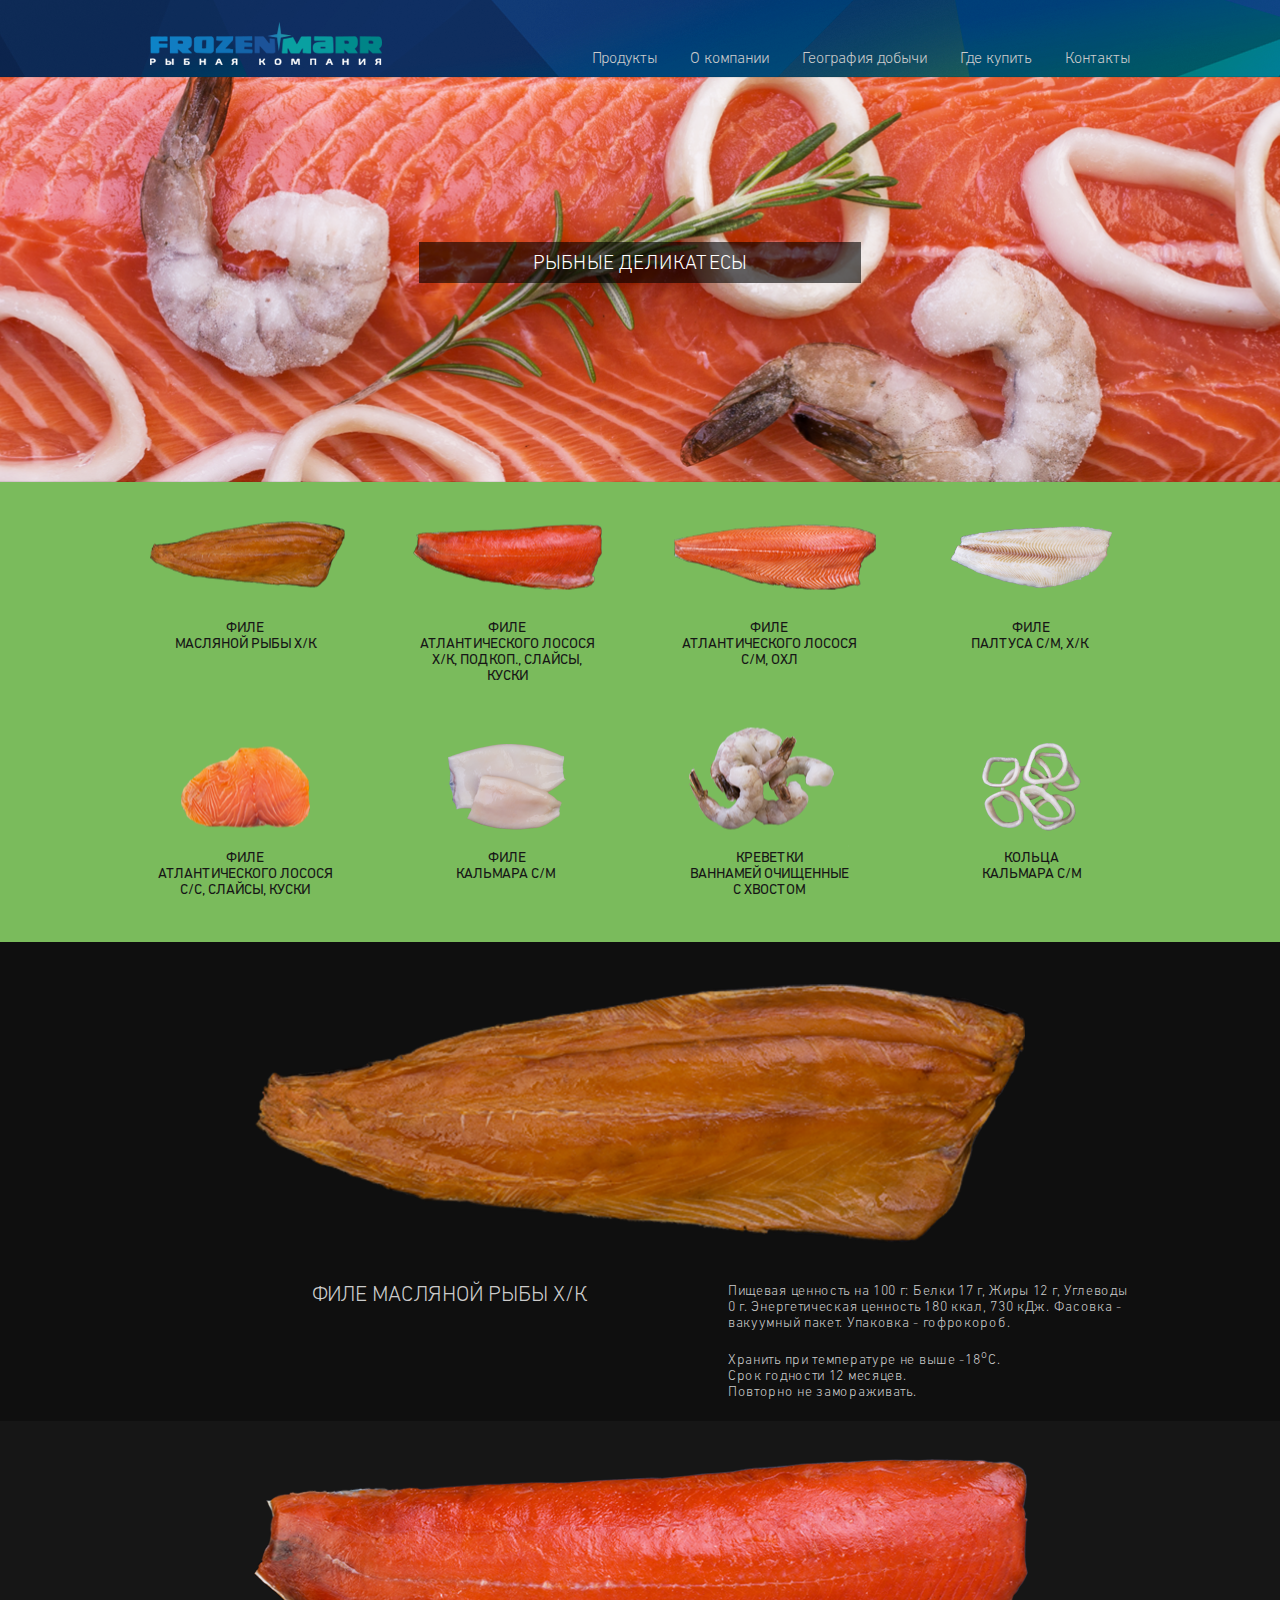
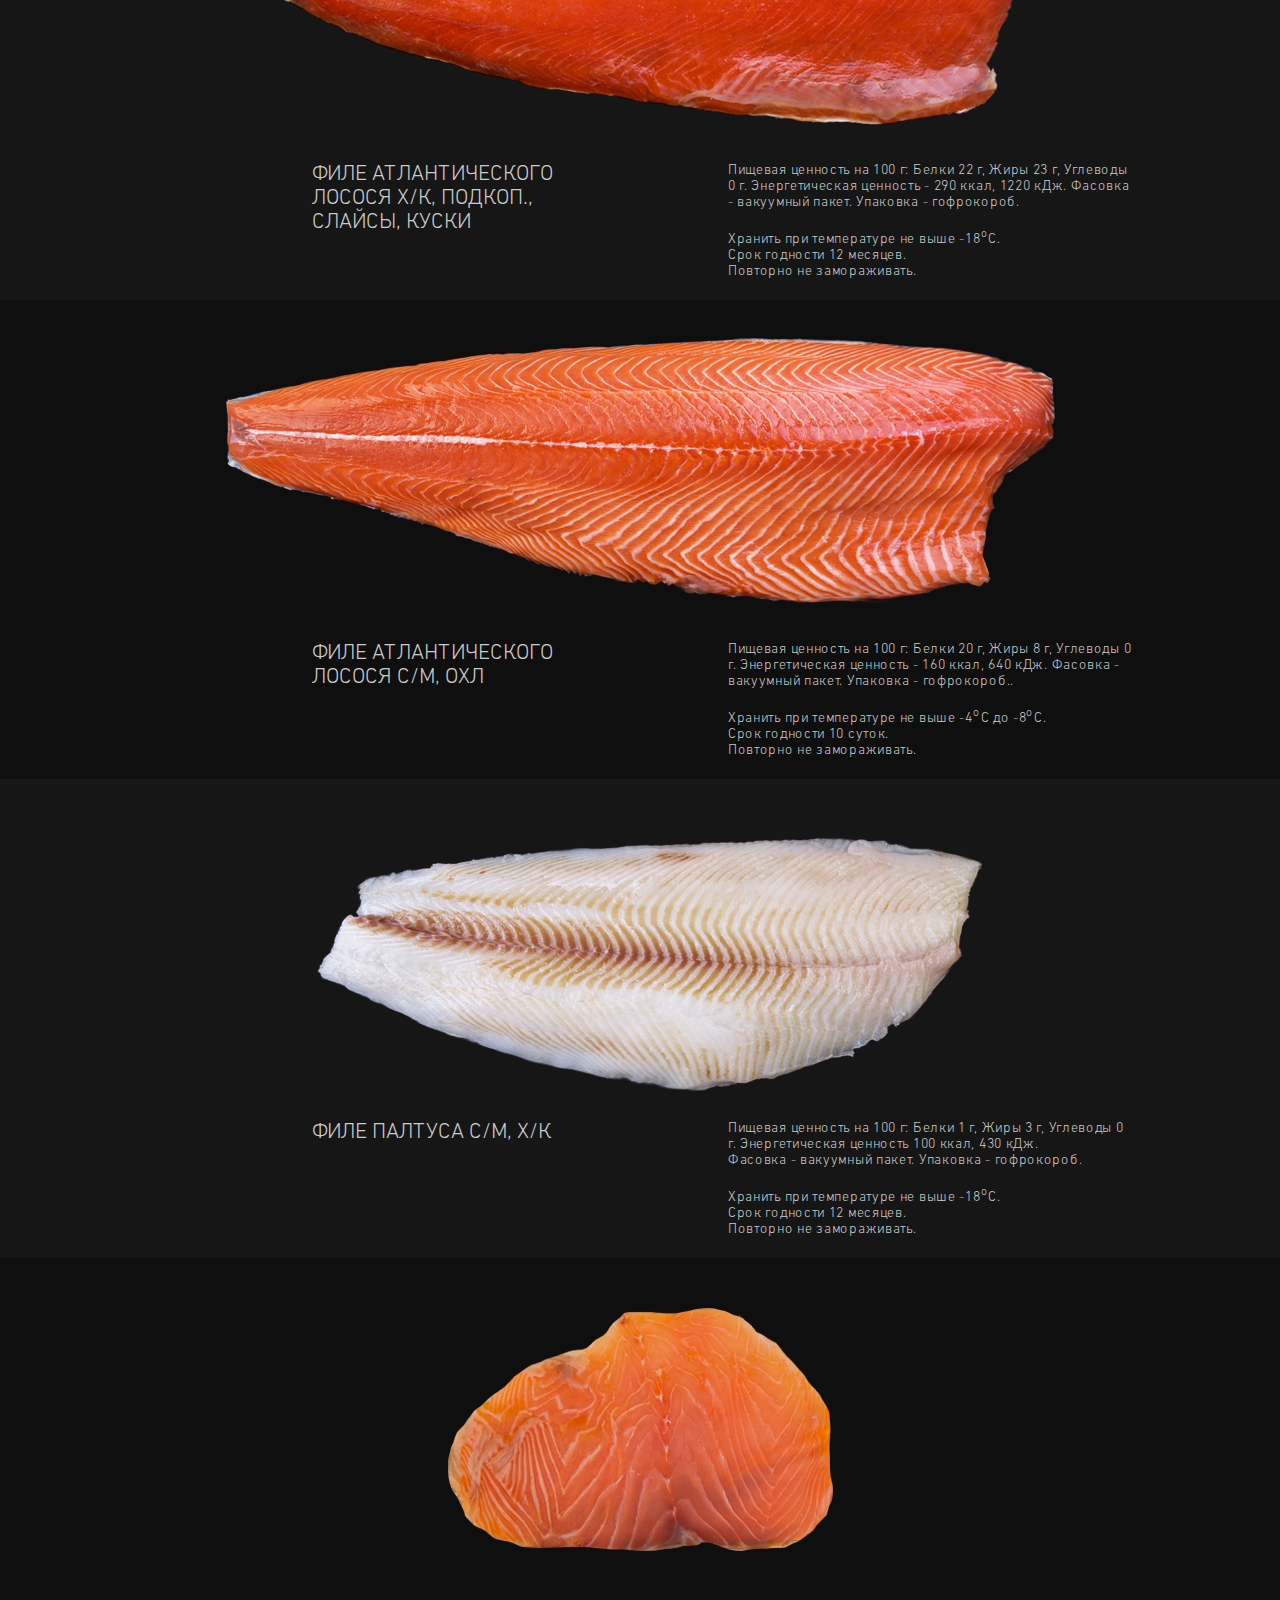
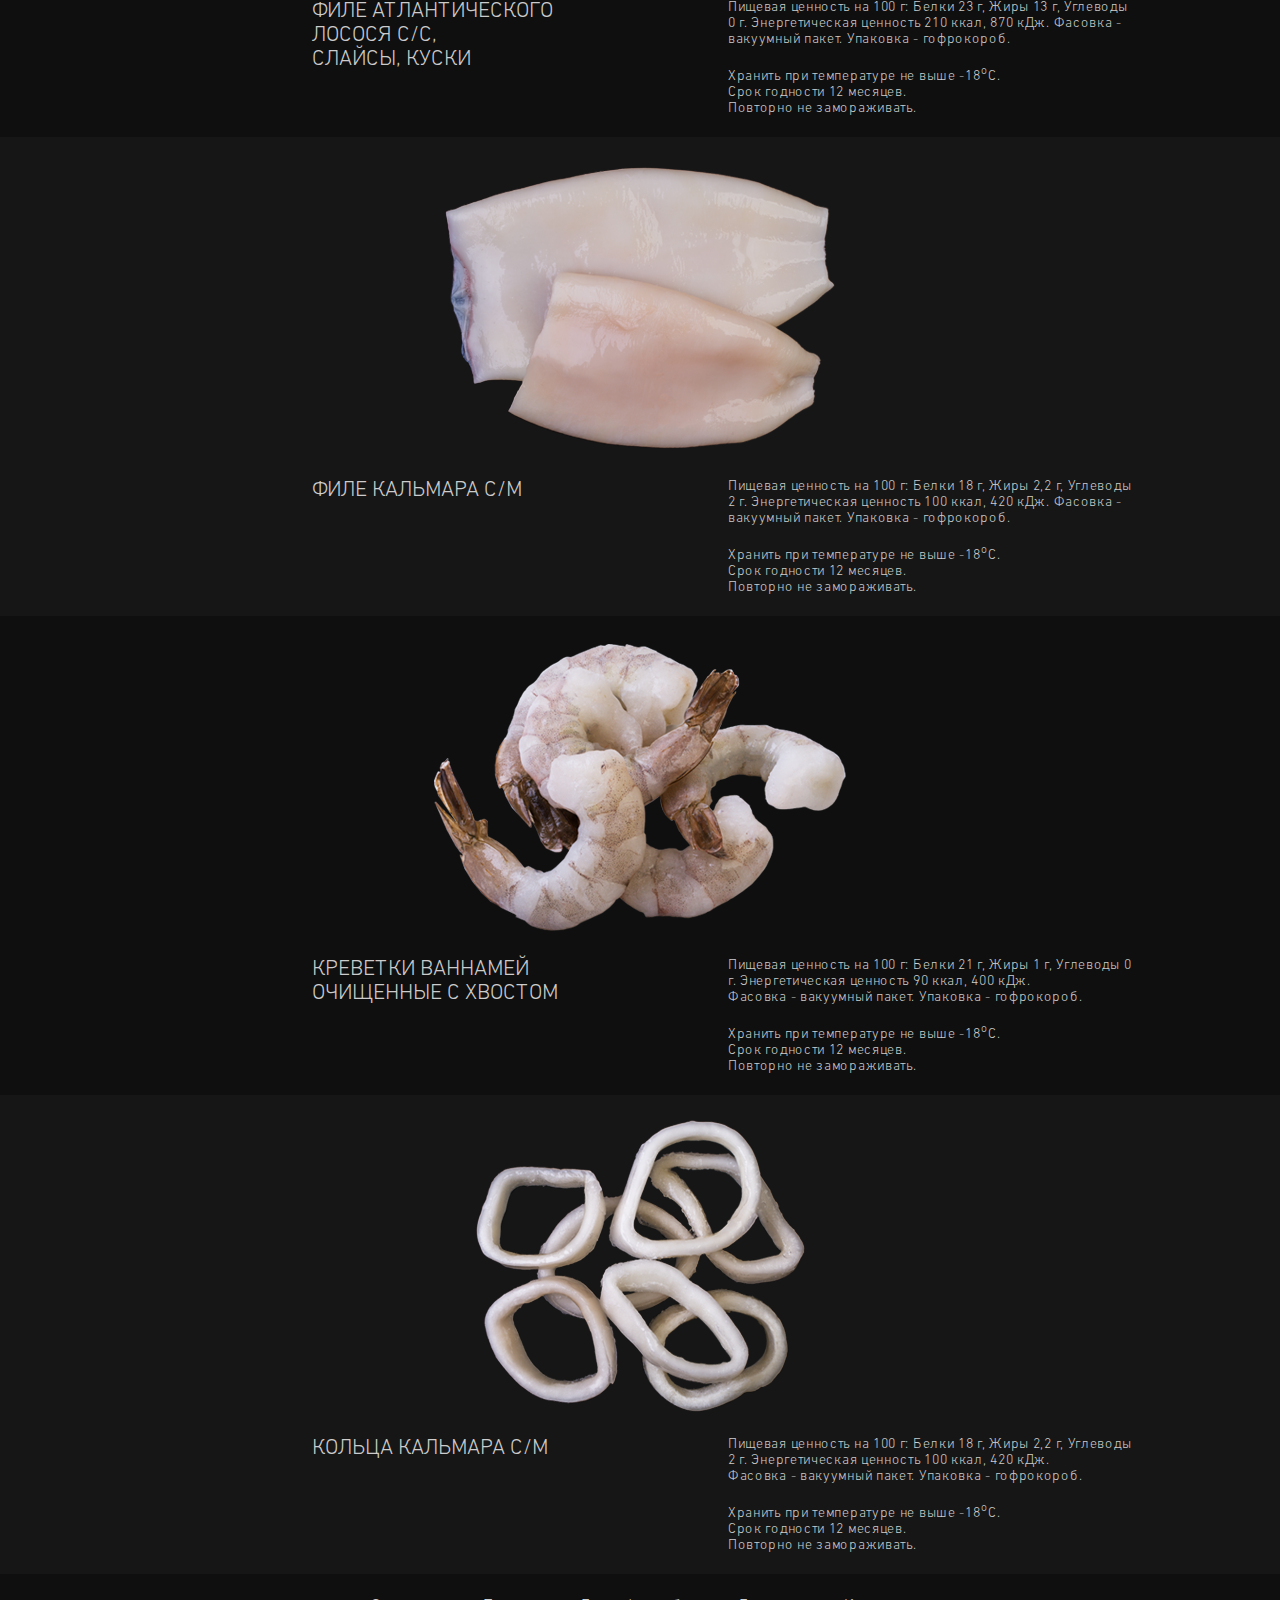
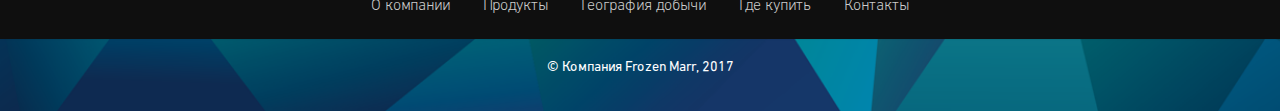
<file: delicacies.html>
<!DOCTYPE html>
<!--[if lt IE 7]><html lang="ru" class="ie6 no-js" style="visibility: hidden;"><![endif]-->
<!--[if IE 7]><html lang="ru" class="ie7 no-js" style="visibility: hidden;"><![endif]-->
<!--[if IE 8]><html lang="ru" class="ie8 no-js" style="visibility: hidden;"><![endif]-->
<!--[if IE 9]><html lang="ru" class="ie9 no-js" style="visibility: hidden;"><![endif]-->
<!--[if (gt IE 9)|!(IE)]><!-->
<html lang="ru" class="no-js" style="visibility: hidden;">
	<!--<![endif]-->
	<head>
		<meta http-equiv="Content-Type" content="text/html; charset=utf-8">
		<meta http-equiv="X-UA-Compatible" content="IE=Edge">
		<meta name="keywords" content="">
		<meta name="description" content="">
		<meta name="viewport" content="width=device-width, initial-scale=1, user-scalable=no">
		<script src="js/vendor.js"></script>
		<link rel="stylesheet" href="css/style.min.css">
		<script src="js/script.js"></script>
		<title>Frozenmarr</title>
	</head>
	<body>
		<div class="wrapper">
			<div class="topnav" id="topnav">
				<div class="container">
					<div class="topnav__logo">
						<a href="/">
							<img src="img/logo.png">
						</a>
					</div>
					<div class="topnav__menu">
						<div class="topnav__menu-item">
							<a href="/index.html#products-menu">Продукты</a>
							<div class="topnav__menu-dropdown">
								<a href="/semimanufactures.html">ПОЛУФАБРИКАТЫ
									<br> ИЗ МОРЕПРОДУКТОВ</a>
								<a href="/wild.html">Дикая рыба
									<br> ДАЛЬНЕГО ВОСТОКА</a>
								<a href="/ingredients.html">Ингредиенты
									<br> для японской кухни</a>
								<a href="/catering.html">Продукты
									<br> для кейтеринга</a>
								<a href="/snacks.html">Снековая продукция</a>
								<a href="/delicacies.html">Рыбные деликатесы </a>
								<a href="/children.html">Детское
									<br>питание</a>
							</div>
						</div>
						<div class="topnav__menu-item">
							<a href="/index.html#about">О компании</a>
						</div>
						<div class="topnav__menu-item">
							<a href="/index.html#geography">География добычи</a>
						</div>
						<div class="topnav__menu-item">
							<a href="/index.html#places">Где купить</a>
						</div>
						<div class="topnav__menu-item">
							<a href="/index.html#contacts">Контакты</a>
						</div>
					</div>
				</div>
			</div>
			<div class="content">
				<div class="delicacies">
					<section class="header">
						<div class="header__title">РЫБНЫЕ ДЕЛИКАТЕСЫ</div>
					</section>
					<section class="goods-menu">
						<div class="container">
							<div class="goods-menu__item">
								<a href="#1">
									<img src="img/delicacies/goods-menu/1.png">филе
									<br>масляной рыбы х/к</a>
							</div>
							<div class="goods-menu__item">
								<a href="#2">
									<img src="img/delicacies/goods-menu/2.png">филе
									<br>атлантического лосося
									<br>х/к, подкоп., слайсы, куски</a>
							</div>
							<div class="goods-menu__item">
								<a href="#3">
									<img src="img/delicacies/goods-menu/3.png">филе
									<br>атлантического лосося
									<br>с/м, охл</a>
							</div>
							<div class="goods-menu__item">
								<a href="#4">
									<img src="img/delicacies/goods-menu/4.png">филе
									<br>палтуса с/м, х/к </a>
							</div>
							<div class="goods-menu__item">
								<a href="#5">
									<img src="img/delicacies/goods-menu/5.png">филе
									<br>атлантического лосося
									<br>с/с, слайсы, куски</a>
							</div>
							<div class="goods-menu__item">
								<a href="#6">
									<img src="img/delicacies/goods-menu/6.png">филе
									<br>кальмара с/м </a>
							</div>
							<div class="goods-menu__item">
								<a href="#7">
									<img src="img/delicacies/goods-menu/7.png">креветки
									<br>ваннамей очищенные
									<br>с хвостом</a>
							</div>
							<div class="goods-menu__item">
								<a href="#8">
									<img src="img/delicacies/goods-menu/8.png">кольца
									<br>кальмара с/м</a>
							</div>
						</div>
					</section>
					<div class="goods-list">
						<div class="goods-list__item" id="1">
							<div class="container">
								<div class="goods-list__item-img">
									<img src="img/delicacies/items/1.png">
								</div>
								<div class="goods-list__item-info">
									<h3>филе масляной рыбы х/к</h3>
									<div class="goods-list__item-info-part">
										<p>Пищевая ценность на 100 г: Белки 17 г, Жиры 12 г, Углеводы 0 г. Энергетическая ценность 180 ккал, 730 кДж. Фасовка - вакуумный пакет. Упаковка - гофрокороб.</p>
										<div class="goods-list__item-info-part">
											<p>Хранить при температуре не выше -18<sup>о</sup>С.</p>
											<p>Срок годности 12 месяцев.</p>
											<p>Повторно не замораживать.</p>
										</div>
									</div>
								</div>
							</div>
						</div>
						<div class="goods-list__item" id="2">
							<div class="container">
								<div class="goods-list__item-img">
									<img src="img/delicacies/items/2.png">
								</div>
								<div class="goods-list__item-info">
									<h3>филе атлантического лосося х/к, подкоп., слайсы, куски</h3>
									<div class="goods-list__item-info-part">
										<p>Пищевая ценность на 100 г: Белки 22 г, Жиры 23 г, Углеводы 0 г. Энергетическая ценность - 290 ккал, 1220 кДж. Фасовка - вакуумный пакет. Упаковка - гофрокороб. </p>
										<div class="goods-list__item-info-part">
											<p>Хранить при температуре не выше -18<sup>о</sup>С.</p>
											<p>Срок годности 12 месяцев.</p>
											<p>Повторно не замораживать. </p>
										</div>
									</div>
								</div>
							</div>
						</div>
						<div class="goods-list__item" id="3">
							<div class="container">
								<div class="goods-list__item-img">
									<img src="img/delicacies/items/3.png">
								</div>
								<div class="goods-list__item-info">
									<h3>филе атлантического лосося с/м, охл</h3>
									<div class="goods-list__item-info-part">
										<p>Пищевая ценность на 100 г: Белки 20 г, Жиры 8 г, Углеводы 0 г. Энергетическая ценность - 160 ккал, 640 кДж. Фасовка - вакуумный пакет. Упаковка - гофрокороб.. </p>
										<div class="goods-list__item-info-part">
											<p>Хранить при температуре не выше -4<sup>о</sup>С до -8<sup>о</sup>С.</p>
											<p>Срок годности 10 суток.</p>
											<p>Повторно не замораживать.</p>
										</div>
									</div>
								</div>
							</div>
						</div>
						<div class="goods-list__item" id="4">
							<div class="container">
								<div class="goods-list__item-img">
									<img src="img/delicacies/items/4.png">
								</div>
								<div class="goods-list__item-info">
									<h3>филе палтуса с/м, х/к</h3>
									<div class="goods-list__item-info-part">
										<p>Пищевая ценность на 100 г: Белки 1 г, Жиры 3 г, Углеводы 0 г. Энергетическая ценность 100 ккал, 430 кДж. </p>
										<p>Фасовка - вакуумный пакет. Упаковка - гофрокороб. </p>
										<div class="goods-list__item-info-part">
											<p>Хранить при температуре не выше -18<sup>о</sup>С.</p>
											<p>Срок годности 12 месяцев.</p>
											<p>Повторно не замораживать. </p>
										</div>
									</div>
								</div>
							</div>
						</div>
						<div class="goods-list__item" id="5">
							<div class="container">
								<div class="goods-list__item-img">
									<img src="img/delicacies/items/5.png">
								</div>
								<div class="goods-list__item-info">
									<h3>филе атлантического лосося с/с,
										<br>слайсы, куски</h3>
									<div class="goods-list__item-info-part">
										<p>Пищевая ценность на 100 г: Белки 23 г, Жиры 13 г, Углеводы 0 г. Энергетическая ценность 210 ккал, 870 кДж. Фасовка - вакуумный пакет. Упаковка - гофрокороб. </p>
										<div class="goods-list__item-info-part">
											<p>Хранить при температуре не выше -18<sup>о</sup>С.</p>
											<p>Срок годности 12 месяцев.</p>
											<p>Повторно не замораживать. </p>
										</div>
									</div>
								</div>
							</div>
						</div>
						<div class="goods-list__item" id="6">
							<div class="container">
								<div class="goods-list__item-img">
									<img src="img/delicacies/items/6.png">
								</div>
								<div class="goods-list__item-info">
									<h3>филе кальмара с/м</h3>
									<div class="goods-list__item-info-part">
										<p>Пищевая ценность на 100 г: Белки 18 г, Жиры 2,2 г, Углеводы 2 г. Энергетическая ценность 100 ккал, 420 кДж. Фасовка - вакуумный пакет. Упаковка - гофрокороб. </p>
										<div class="goods-list__item-info-part">
											<p>Хранить при температуре не выше -18<sup>о</sup>С.</p>
											<p>Срок годности 12 месяцев.</p>
											<p>Повторно не замораживать. </p>
										</div>
									</div>
								</div>
							</div>
						</div>
						<div class="goods-list__item" id="7">
							<div class="container">
								<div class="goods-list__item-img">
									<img src="img/delicacies/items/7.png">
								</div>
								<div class="goods-list__item-info">
									<h3>креветки ваннамей очищенные с хвостом</h3>
									<div class="goods-list__item-info-part">
										<p>Пищевая ценность на 100 г: Белки 21 г, Жиры 1 г, Углеводы 0 г. Энергетическая ценность 90 ккал, 400 кДж. </p>
										<p>Фасовка - вакуумный пакет. Упаковка - гофрокороб. </p>
										<div class="goods-list__item-info-part">
											<p>Хранить при температуре не выше -18<sup>о</sup>С.</p>
											<p>Срок годности 12 месяцев.</p>
											<p>Повторно не замораживать. </p>
										</div>
									</div>
								</div>
							</div>
						</div>
						<div class="goods-list__item" id="8">
							<div class="container">
								<div class="goods-list__item-img">
									<img src="img/delicacies/items/8.png">
								</div>
								<div class="goods-list__item-info">
									<h3>кольца кальмара с/м</h3>
									<div class="goods-list__item-info-part">
										<p>Пищевая ценность на 100 г: Белки 18 г, Жиры 2,2 г, Углеводы 2 г. Энергетическая ценность 100 ккал, 420 кДж. </p>
										<p>Фасовка - вакуумный пакет. Упаковка - гофрокороб. </p>
										<div class="goods-list__item-info-part">
											<p>Хранить при температуре не выше -18<sup>о</sup>С.</p>
											<p>Срок годности 12 месяцев.</p>
											<p>Повторно не замораживать. </p>
										</div>
									</div>
								</div>
							</div>
						</div>
					</div>
				</div>
				<div class="footer">
					<div class="footer__menu">
						<div class="container">
							<div class="footer__menu-item">
								<a href="/index.html#about">О компании</a>
							</div>
							<div class="footer__menu-item">
								<a href="/index.html#products-menu">Продукты</a>
							</div>
							<div class="footer__menu-item">
								<a href="/index.html#geography">География добычи</a>
							</div>
							<div class="footer__menu-item">
								<a href="/index.html#places">Где купить</a>
							</div>
							<div class="footer__menu-item">
								<a href="/index.html#contacts">Контакты</a>
							</div>
						</div>
					</div>
					<div class="footer__bottom">
						<div class="container">
							<div class="footer__about">
								<p>© Компания Frozen Marr, 2017 </p>
							</div>
						</div>
					</div>
				</div>
			</div>
		</div>
	</body></html>
</file>
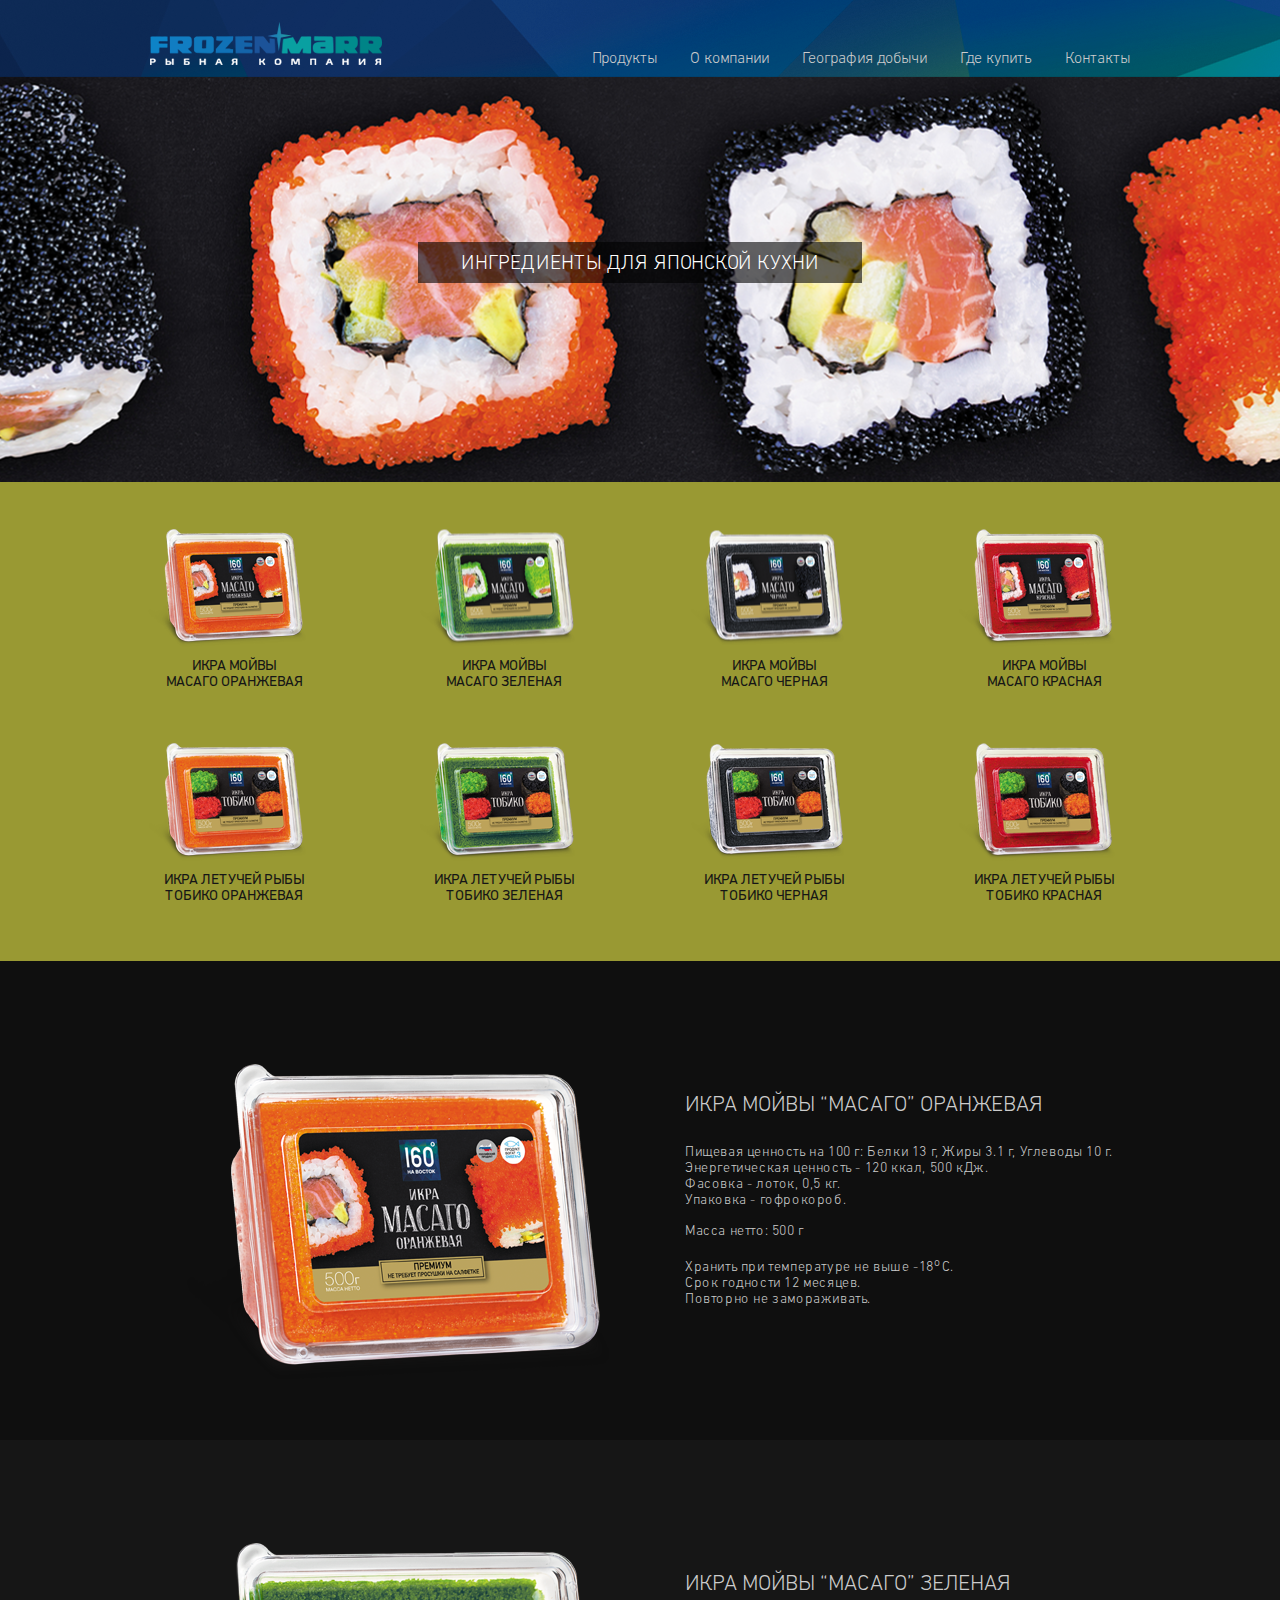
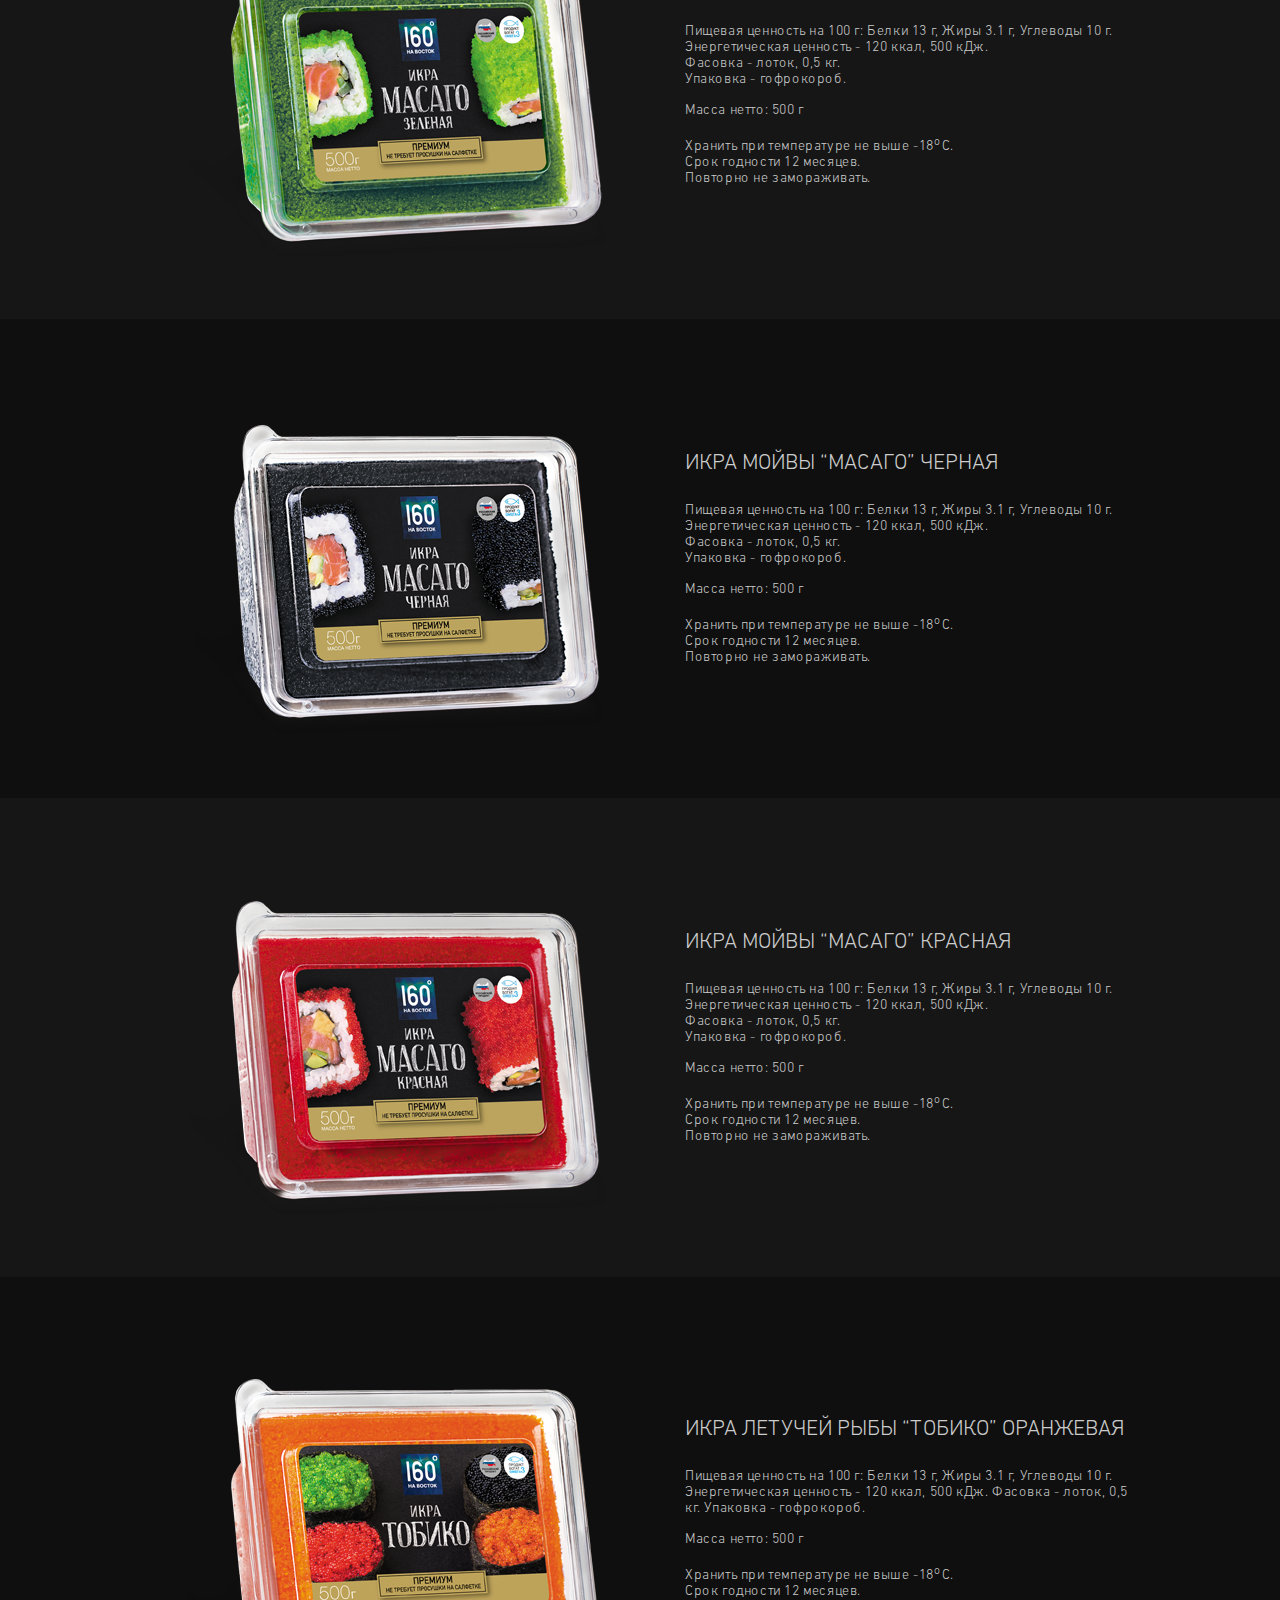
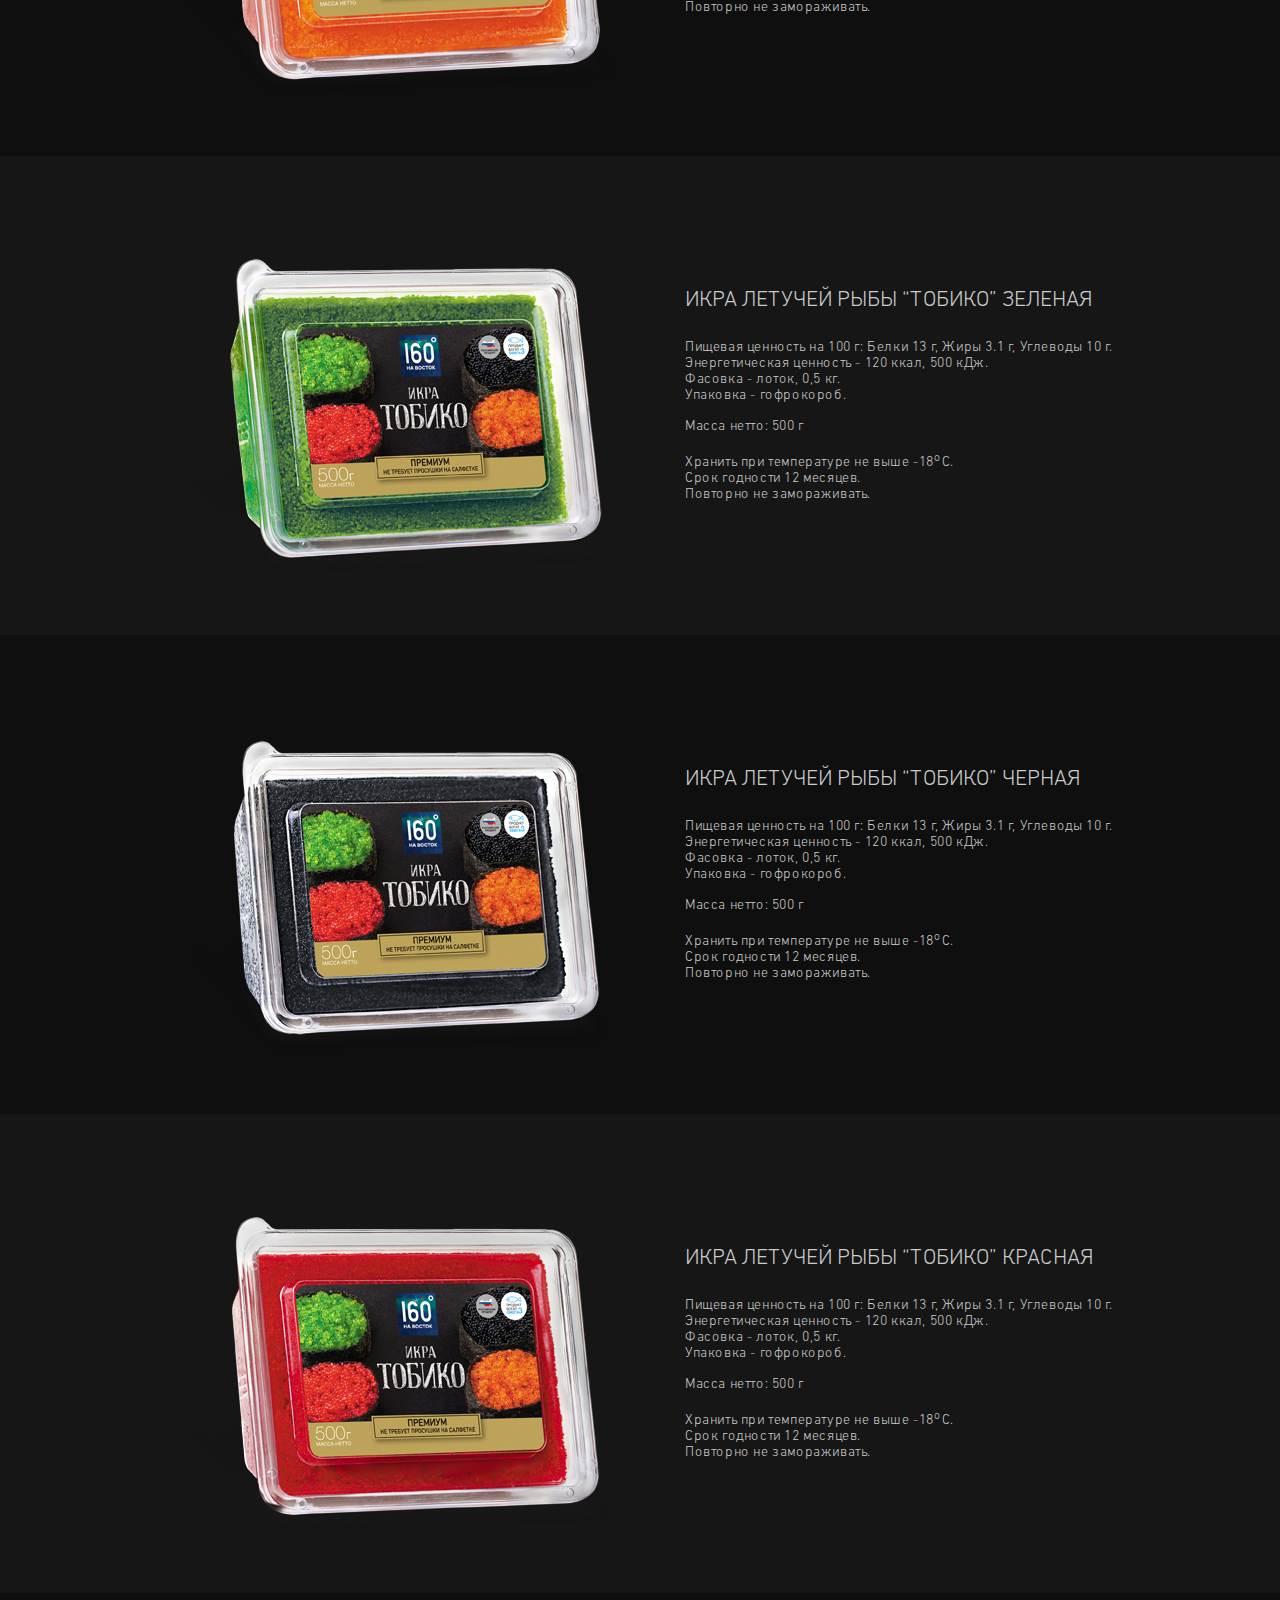
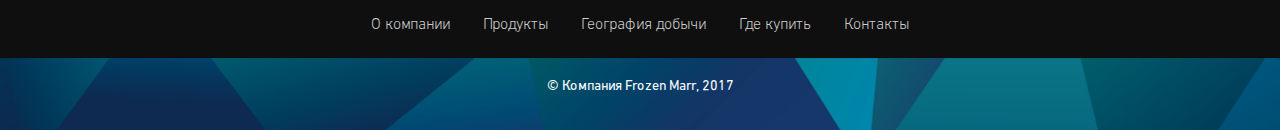
<file: ingredients.html>
<!DOCTYPE html>
<!--[if lt IE 7]><html lang="ru" class="ie6 no-js" style="visibility: hidden;"><![endif]-->
<!--[if IE 7]><html lang="ru" class="ie7 no-js" style="visibility: hidden;"><![endif]-->
<!--[if IE 8]><html lang="ru" class="ie8 no-js" style="visibility: hidden;"><![endif]-->
<!--[if IE 9]><html lang="ru" class="ie9 no-js" style="visibility: hidden;"><![endif]-->
<!--[if (gt IE 9)|!(IE)]><!-->
<html lang="ru" class="no-js" style="visibility: hidden;">
	<!--<![endif]-->
	<head>
		<meta http-equiv="Content-Type" content="text/html; charset=utf-8">
		<meta http-equiv="X-UA-Compatible" content="IE=Edge">
		<meta name="keywords" content="">
		<meta name="description" content="">
		<meta name="viewport" content="width=device-width, initial-scale=1, user-scalable=no">
		<script src="js/vendor.js"></script>
		<link rel="stylesheet" href="css/style.min.css">
		<script src="js/script.js"></script>
		<title>Frozenmarr</title>
	</head>
	<body>
		<div class="wrapper">
			<div class="topnav" id="topnav">
				<div class="container">
					<div class="topnav__logo">
						<a href="/">
							<img src="img/logo.png">
						</a>
					</div>
					<div class="topnav__menu">
						<div class="topnav__menu-item">
							<a href="/index.html#products-menu">Продукты</a>
							<div class="topnav__menu-dropdown">
								<a href="/semimanufactures.html">ПОЛУФАБРИКАТЫ
									<br> ИЗ МОРЕПРОДУКТОВ</a>
								<a href="/wild.html">Дикая рыба
									<br> ДАЛЬНЕГО ВОСТОКА</a>
								<a href="/ingredients.html">Ингредиенты
									<br> для японской кухни</a>
								<a href="/catering.html">Продукты
									<br> для кейтеринга</a>
								<a href="/snacks.html">Снековая продукция</a>
								<a href="/delicacies.html">Рыбные деликатесы </a>
								<a href="/children.html">Детское
									<br>питание</a>
							</div>
						</div>
						<div class="topnav__menu-item">
							<a href="/index.html#about">О компании</a>
						</div>
						<div class="topnav__menu-item">
							<a href="/index.html#geography">География добычи</a>
						</div>
						<div class="topnav__menu-item">
							<a href="/index.html#places">Где купить</a>
						</div>
						<div class="topnav__menu-item">
							<a href="/index.html#contacts">Контакты</a>
						</div>
					</div>
				</div>
			</div>
			<div class="content">
				<div class="ingredients">
					<section class="header">
						<div class="header__title">Ингредиенты для японской кухни</div>
					</section>
					<section class="goods-menu">
						<div class="container">
							<div class="goods-menu__item">
								<a href="#1">
									<img src="img/ingredients/goods-menu/1.png">ИКРА мойвы
									<br>МАСАГО оРАНЖЕВАЯ</a>
							</div>
							<div class="goods-menu__item">
								<a href="#2">
									<img src="img/ingredients/goods-menu/2.png">ИКРА мойвы
									<br>МАСАГО зеленая</a>
							</div>
							<div class="goods-menu__item">
								<a href="#3">
									<img src="img/ingredients/goods-menu/3.png">ИКРА мойвы
									<br>МАСАГО ЧЕРНАЯ</a>
							</div>
							<div class="goods-menu__item">
								<a href="#4">
									<img src="img/ingredients/goods-menu/4.png">ИКРА мойвы
									<br>МАСАГО КРАСНАЯ</a>
							</div>
							<div class="goods-menu__item">
								<a href="#5">
									<img src="img/ingredients/goods-menu/5.png">ИКРА ЛЕТУЧЕЙ РЫБЫ
									<br>ТОБИКО ОРАНЖЕВАЯ</a>
							</div>
							<div class="goods-menu__item">
								<a href="#6">
									<img src="img/ingredients/goods-menu/6.png">ИКРА ЛЕТУЧЕЙ РЫБЫ
									<br>ТОБИКО ЗЕЛЕНАЯ</a>
							</div>
							<div class="goods-menu__item">
								<a href="#7">
									<img src="img/ingredients/goods-menu/7.png">ИКРА ЛЕТУЧЕЙ РЫБЫ
									<br>ТОБИКО ЧЕРНАя</a>
							</div>
							<div class="goods-menu__item">
								<a href="#8">
									<img src="img/ingredients/goods-menu/8.png">ИКРА ЛЕТУЧЕЙ РЫБЫ
									<br>ТОБИКО КРАСНАЯ</a>
							</div>
						</div>
					</section>
					<div class="goods-list">
						<div class="goods-list__item" id="1">
							<div class="container">
								<div class="goods-list__item-img">
									<img src="img/ingredients/items/1.png">
								</div>
								<div class="goods-list__item-info">
									<h3>ИКРА МОЙВЫ “МАСАГО” ОРАНЖЕВАЯ</h3>
									<div class="goods-list__item-info-part">
										<p>Пищевая ценность на 100 г: Белки 13 г, Жиры 3.1 г, Углеводы 10 г. Энергетическая ценность - 120 ккал, 500 кДж. </p>
										<p>Фасовка - лоток, 0,5 кг. </p>
										<p>Упаковка - гофрокороб.</p>
									</div>
									<div class="goods-list__item-info-part">
										<p>Масса нетто: 500 г</p>
									</div>
									<div class="goods-list__item-info-part">
										<p>Хранить при температуре не выше -18<sup>о</sup>С.</p>
										<p>Срок годности 12 месяцев.</p>
										<p>Повторно не замораживать.</p>
									</div>
								</div>
							</div>
						</div>
						<div class="goods-list__item" id="2">
							<div class="container">
								<div class="goods-list__item-img">
									<img src="img/ingredients/items/2.png">
								</div>
								<div class="goods-list__item-info">
									<h3>ИКРА МОЙВЫ “МАСАГО” ЗЕЛЕНАЯ</h3>
									<div class="goods-list__item-info-part">
										<p>Пищевая ценность на 100 г: Белки 13 г, Жиры 3.1 г, Углеводы 10 г. Энергетическая ценность - 120 ккал, 500 кДж. </p>
										<p>Фасовка - лоток, 0,5 кг. </p>
										<p>Упаковка - гофрокороб.</p>
									</div>
									<div class="goods-list__item-info-part">
										<p>Масса нетто: 500 г</p>
									</div>
									<div class="goods-list__item-info-part">
										<p>Хранить при температуре не выше -18<sup>о</sup>С.</p>
										<p>Срок годности 12 месяцев.</p>
										<p>Повторно не замораживать.</p>
									</div>
								</div>
							</div>
						</div>
						<div class="goods-list__item" id="3">
							<div class="container">
								<div class="goods-list__item-img">
									<img src="img/ingredients/items/3.png">
								</div>
								<div class="goods-list__item-info">
									<h3>ИКРА МОЙВЫ “МАСАГО” ЧЕРНАЯ</h3>
									<div class="goods-list__item-info-part">
										<p>Пищевая ценность на 100 г: Белки 13 г, Жиры 3.1 г, Углеводы 10 г. Энергетическая ценность - 120 ккал, 500 кДж. </p>
										<p>Фасовка - лоток, 0,5 кг. </p>
										<p>Упаковка - гофрокороб.</p>
									</div>
									<div class="goods-list__item-info-part">
										<p>Масса нетто: 500 г</p>
									</div>
									<div class="goods-list__item-info-part">
										<p>Хранить при температуре не выше -18<sup>о</sup>С.</p>
										<p>Срок годности 12 месяцев.</p>
										<p>Повторно не замораживать.</p>
									</div>
								</div>
							</div>
						</div>
						<div class="goods-list__item" id="4">
							<div class="container">
								<div class="goods-list__item-img">
									<img src="img/ingredients/items/4.png">
								</div>
								<div class="goods-list__item-info">
									<h3>ИКРА МОЙВЫ “МАСАГО” КРАСНАЯ</h3>
									<div class="goods-list__item-info-part">
										<p>Пищевая ценность на 100 г: Белки 13 г, Жиры 3.1 г, Углеводы 10 г. Энергетическая ценность - 120 ккал, 500 кДж. </p>
										<p>Фасовка - лоток, 0,5 кг. </p>
										<p>Упаковка - гофрокороб.</p>
									</div>
									<div class="goods-list__item-info-part">
										<p>Масса нетто: 500 г</p>
									</div>
									<div class="goods-list__item-info-part">
										<p>Хранить при температуре не выше -18<sup>о</sup>С.</p>
										<p>Срок годности 12 месяцев.</p>
										<p>Повторно не замораживать.</p>
									</div>
								</div>
							</div>
						</div>
						<div class="goods-list__item" id="5">
							<div class="container">
								<div class="goods-list__item-img">
									<img src="img/ingredients/items/5.png">
								</div>
								<div class="goods-list__item-info">
									<h3>ИКРА ЛЕТУЧЕЙ РЫБЫ “ТОБИКО” ОРАНЖЕВАЯ</h3>
									<div class="goods-list__item-info-part">
										<p>Пищевая ценность на 100 г: Белки 13 г, Жиры 3.1 г, Углеводы 10 г. Энергетическая ценность - 120 ккал, 500 кДж. Фасовка - лоток, 0,5 кг. Упаковка - гофрокороб.</p>
									</div>
									<div class="goods-list__item-info-part">
										<p>Масса нетто: 500 г</p>
									</div>
									<div class="goods-list__item-info-part">
										<p>Хранить при температуре не выше -18<sup>о</sup>С.</p>
										<p>Срок годности 12 месяцев.</p>
										<p>Повторно не замораживать.</p>
									</div>
								</div>
							</div>
						</div>
						<div class="goods-list__item" id="6">
							<div class="container">
								<div class="goods-list__item-img">
									<img src="img/ingredients/items/6.png">
								</div>
								<div class="goods-list__item-info">
									<h3>ИКРА ЛЕТУЧЕЙ РЫБЫ “ТОБИКО” ЗЕЛЕНАЯ</h3>
									<div class="goods-list__item-info-part">
										<p>Пищевая ценность на 100 г: Белки 13 г, Жиры 3.1 г, Углеводы 10 г. Энергетическая ценность - 120 ккал, 500 кДж. </p>
										<p>Фасовка - лоток, 0,5 кг. </p>
										<p>Упаковка - гофрокороб. </p>
									</div>
									<div class="goods-list__item-info-part">
										<p>Масса нетто: 500 г</p>
									</div>
									<div class="goods-list__item-info-part">
										<p>Хранить при температуре не выше -18<sup>о</sup>С.</p>
										<p>Срок годности 12 месяцев.</p>
										<p>Повторно не замораживать.</p>
									</div>
								</div>
							</div>
						</div>
						<div class="goods-list__item" id="7">
							<div class="container">
								<div class="goods-list__item-img">
									<img src="img/ingredients/items/7.png">
								</div>
								<div class="goods-list__item-info">
									<h3>ИКРА ЛЕТУЧЕЙ РЫБЫ “ТОБИКО” ЧЕРНАЯ</h3>
									<div class="goods-list__item-info-part">
										<p>Пищевая ценность на 100 г: Белки 13 г, Жиры 3.1 г, Углеводы 10 г. Энергетическая ценность - 120 ккал, 500 кДж. </p>
										<p>Фасовка - лоток, 0,5 кг. </p>
										<p>Упаковка - гофрокороб.</p>
									</div>
									<div class="goods-list__item-info-part">
										<p>Масса нетто: 500 г</p>
									</div>
									<div class="goods-list__item-info-part">
										<p>Хранить при температуре не выше -18<sup>о</sup>С.</p>
										<p>Срок годности 12 месяцев.</p>
										<p>Повторно не замораживать.</p>
									</div>
								</div>
							</div>
						</div>
						<div class="goods-list__item" id="8">
							<div class="container">
								<div class="goods-list__item-img">
									<img src="img/ingredients/items/8.png">
								</div>
								<div class="goods-list__item-info">
									<h3>ИКРА ЛЕТУЧЕЙ РЫБЫ “ТОБИКО” КРАСНАЯ</h3>
									<div class="goods-list__item-info-part">
										<p>Пищевая ценность на 100 г: Белки 13 г, Жиры 3.1 г, Углеводы 10 г. Энергетическая ценность - 120 ккал, 500 кДж. </p>
										<p>Фасовка - лоток, 0,5 кг. </p>
										<p>Упаковка - гофрокороб. </p>
									</div>
									<div class="goods-list__item-info-part">
										<p>Масса нетто: 500 г</p>
									</div>
									<div class="goods-list__item-info-part">
										<p>Хранить при температуре не выше -18<sup>о</sup>С.</p>
										<p>Срок годности 12 месяцев.</p>
										<p>Повторно не замораживать.</p>
									</div>
								</div>
							</div>
						</div>
					</div>
				</div>
				<div class="footer">
					<div class="footer__menu">
						<div class="container">
							<div class="footer__menu-item">
								<a href="/index.html#about">О компании</a>
							</div>
							<div class="footer__menu-item">
								<a href="/index.html#products-menu">Продукты</a>
							</div>
							<div class="footer__menu-item">
								<a href="/index.html#geography">География добычи</a>
							</div>
							<div class="footer__menu-item">
								<a href="/index.html#places">Где купить</a>
							</div>
							<div class="footer__menu-item">
								<a href="/index.html#contacts">Контакты</a>
							</div>
						</div>
					</div>
					<div class="footer__bottom">
						<div class="container">
							<div class="footer__about">
								<p>© Компания Frozen Marr, 2017 </p>
							</div>
						</div>
					</div>
				</div>
			</div>
		</div>
	</body></html>
</file>
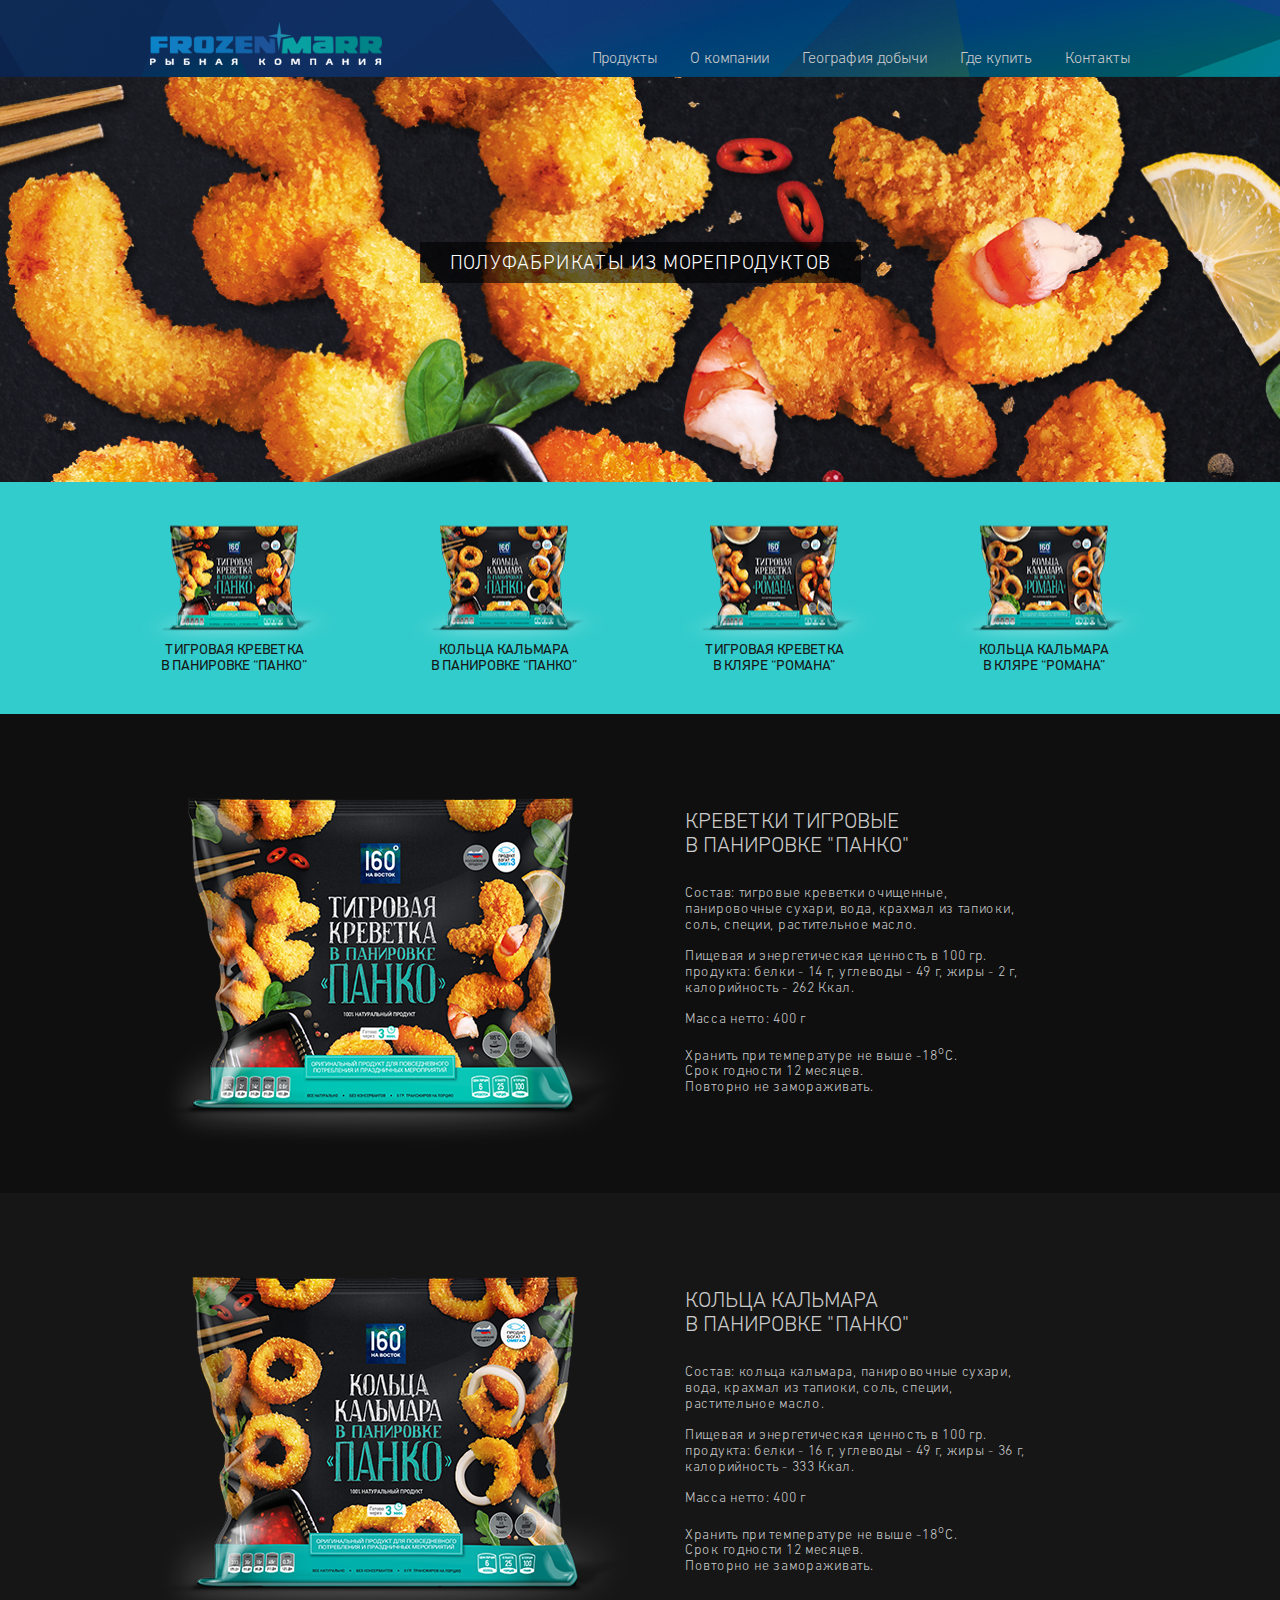
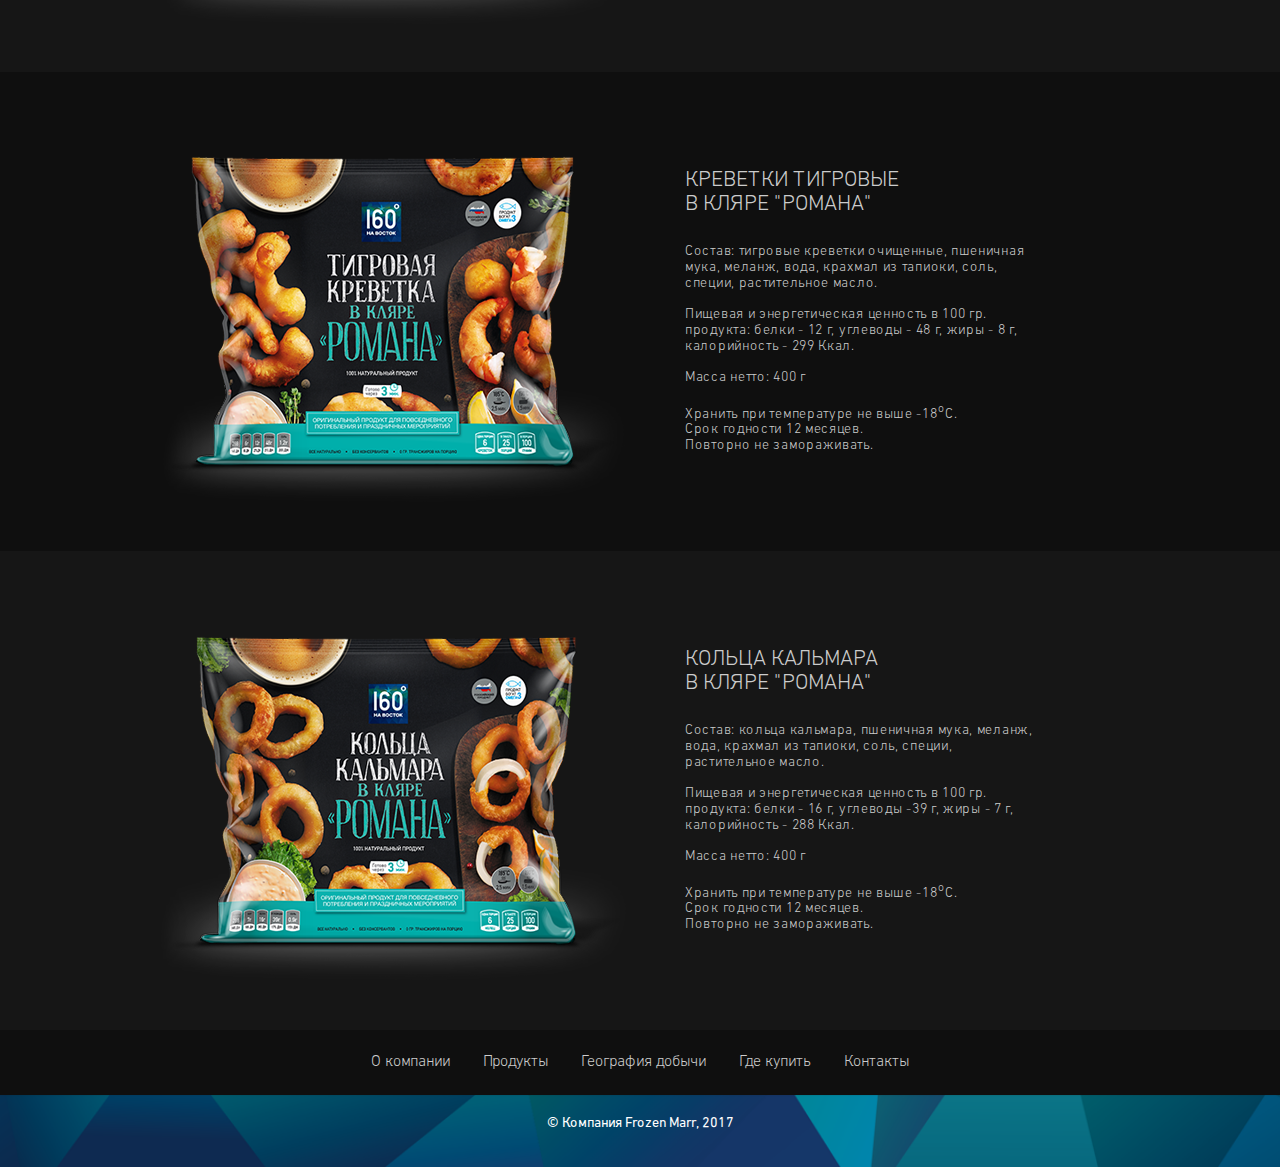
<file: semimanufactures.html>
<!DOCTYPE html>
<!--[if lt IE 7]><html lang="ru" class="ie6 no-js" style="visibility: hidden;"><![endif]-->
<!--[if IE 7]><html lang="ru" class="ie7 no-js" style="visibility: hidden;"><![endif]-->
<!--[if IE 8]><html lang="ru" class="ie8 no-js" style="visibility: hidden;"><![endif]-->
<!--[if IE 9]><html lang="ru" class="ie9 no-js" style="visibility: hidden;"><![endif]-->
<!--[if (gt IE 9)|!(IE)]><!-->
<html lang="ru" class="no-js" style="visibility: hidden;">
	<!--<![endif]-->
	<head>
		<meta http-equiv="Content-Type" content="text/html; charset=utf-8">
		<meta http-equiv="X-UA-Compatible" content="IE=Edge">
		<meta name="keywords" content="">
		<meta name="description" content="">
		<meta name="viewport" content="width=device-width, initial-scale=1, user-scalable=no">
		<script src="js/vendor.js"></script>
		<link rel="stylesheet" href="css/style.min.css">
		<script src="js/script.js"></script>
		<title>Frozenmarr</title>
	</head>
	<body>
		<div class="wrapper">
			<div class="topnav" id="topnav">
				<div class="container">
					<div class="topnav__logo">
						<a href="/">
							<img src="img/logo.png">
						</a>
					</div>
					<div class="topnav__menu">
						<div class="topnav__menu-item">
							<a href="/index.html#products-menu">Продукты</a>
							<div class="topnav__menu-dropdown">
								<a href="/semimanufactures.html">ПОЛУФАБРИКАТЫ
									<br> ИЗ МОРЕПРОДУКТОВ</a>
								<a href="/wild.html">Дикая рыба
									<br> ДАЛЬНЕГО ВОСТОКА</a>
								<a href="/ingredients.html">Ингредиенты
									<br> для японской кухни</a>
								<a href="/catering.html">Продукты
									<br> для кейтеринга</a>
								<a href="/snacks.html">Снековая продукция</a>
								<a href="/delicacies.html">Рыбные деликатесы </a>
								<a href="/children.html">Детское
									<br>питание</a>
							</div>
						</div>
						<div class="topnav__menu-item">
							<a href="/index.html#about">О компании</a>
						</div>
						<div class="topnav__menu-item">
							<a href="/index.html#geography">География добычи</a>
						</div>
						<div class="topnav__menu-item">
							<a href="/index.html#places">Где купить</a>
						</div>
						<div class="topnav__menu-item">
							<a href="/index.html#contacts">Контакты</a>
						</div>
					</div>
				</div>
			</div>
			<div class="content">
				<div class="semimanufactures">
					<section class="header">
						<div class="header__title">ПОЛУФАБРИКАТЫ ИЗ МОРЕПРОДУКТОВ</div>
					</section>
					<section class="goods-menu">
						<div class="container">
							<div class="goods-menu__item">
								<a href="#1">
									<img src="img/semimanufactures/goods-menu/1.png">ТИГРОВАЯ КРЕВЕТКА
									<br>В ПАНИРОВКЕ “ПАНКО”</a>
							</div>
							<div class="goods-menu__item">
								<a href="#2">
									<img src="img/semimanufactures/goods-menu/2.png">КОЛЬЦА КАЛЬМАРА
									<br>В ПАНИРОВКЕ “ПАНКО”</a>
							</div>
							<div class="goods-menu__item">
								<a href="#3">
									<img src="img/semimanufactures/goods-menu/3.png">ТИГРОВАЯ КРЕВЕТКА
									<br>В КЛЯРЕ “РОМАНА”</a>
							</div>
							<div class="goods-menu__item">
								<a href="#4">
									<img src="img/semimanufactures/goods-menu/4.png">КОЛЬЦА КАЛЬМАРА
									<br>В КЛЯРЕ “РОМАНА”</a>
							</div>
						</div>
					</section>
					<div class="goods-list">
						<div class="goods-list__item" id="1">
							<div class="container">
								<div class="goods-list__item-img">
									<img src="img/semimanufactures/items/1.png">
								</div>
								<div class="goods-list__item-info">
									<h3>КРЕВЕТКИ ТИГРОВЫЕ
										<br>В ПАНИРОВКЕ "ПАНКО"</h3>
									<div class="goods-list__item-info-part">
										<p>Состав: тигровые креветки очищенные, панировочные сухари, вода, крахмал из тапиоки, соль, специи, растительное масло.</p>
									</div>
									<div class="goods-list__item-info-part">
										<p>Пищевая и энергетическая ценность в 100 гр. продукта: белки - 14 г, углеводы - 49 г, жиры - 2 г, калорийность - 262 Ккал.</p>
									</div>
									<div class="goods-list__item-info-part">
										<p>Масса нетто: 400 г</p>
									</div>
									<div class="goods-list__item-info-part">
										<p>Хранить при температуре не выше -18<sup>о</sup>С.</p>
										<p>Срок годности 12 месяцев.</p>
										<p>Повторно не замораживать.</p>
									</div>
								</div>
							</div>
						</div>
						<div class="goods-list__item" id="2">
							<div class="container">
								<div class="goods-list__item-img">
									<img src="img/semimanufactures/items/2.png">
								</div>
								<div class="goods-list__item-info">
									<h3>КОЛЬЦА КАЛЬМАРА
										<br>В ПАНИРОВКЕ "ПАНКО"</h3>
									<div class="goods-list__item-info-part">
										<p>Состав: кольца кальмара, панировочные сухари, вода, крахмал из тапиоки, соль, специи, растительное масло.</p>
									</div>
									<div class="goods-list__item-info-part">
										<p>Пищевая и энергетическая ценность в 100 гр. продукта: белки - 16 г, углеводы - 49 г, жиры - 36 г, калорийность - 333 Ккал.</p>
									</div>
									<div class="goods-list__item-info-part">
										<p>Масса нетто: 400 г</p>
									</div>
									<div class="goods-list__item-info-part">
										<p>Хранить при температуре не выше -18<sup>о</sup>С.</p>
										<p>Срок годности 12 месяцев.</p>
										<p>Повторно не замораживать.</p>
									</div>
								</div>
							</div>
						</div>
						<div class="goods-list__item" id="3">
							<div class="container">
								<div class="goods-list__item-img">
									<img src="img/semimanufactures/items/3.png">
								</div>
								<div class="goods-list__item-info">
									<h3>КРЕВЕТКИ ТИГРОВЫЕ
										<br>В КЛЯРЕ "РОМАНА"</h3>
									<div class="goods-list__item-info-part">
										<p>Состав: тигровые креветки очищенные, пшеничная мука, меланж, вода, крахмал из тапиоки, соль, специи, растительное масло.</p>
									</div>
									<div class="goods-list__item-info-part">
										<p>Пищевая и энергетическая ценность в 100 гр. продукта: белки - 12 г, углеводы - 48 г, жиры - 8 г, калорийность - 299 Ккал.</p>
									</div>
									<div class="goods-list__item-info-part">
										<p>Масса нетто: 400 г</p>
									</div>
									<div class="goods-list__item-info-part">
										<p>Хранить при температуре не выше -18<sup>о</sup>С.</p>
										<p>Срок годности 12 месяцев.</p>
										<p>Повторно не замораживать.</p>
									</div>
								</div>
							</div>
						</div>
						<div class="goods-list__item" id="4">
							<div class="container">
								<div class="goods-list__item-img">
									<img src="img/semimanufactures/items/4.png">
								</div>
								<div class="goods-list__item-info">
									<h3>КОЛЬЦА КАЛЬМАРА
										<br>В КЛЯРЕ "РОМАНА"</h3>
									<div class="goods-list__item-info-part">
										<p>Состав: кольца кальмара, пшеничная мука, меланж, вода, крахмал из тапиоки, соль, специи, растительное масло.</p>
									</div>
									<div class="goods-list__item-info-part">
										<p>Пищевая и энергетическая ценность в 100 гр. продукта: белки - 16 г, углеводы -39 г, жиры - 7 г, калорийность - 288 Ккал.</p>
									</div>
									<div class="goods-list__item-info-part">
										<p>Масса нетто: 400 г</p>
									</div>
									<div class="goods-list__item-info-part">
										<p>Хранить при температуре не выше -18<sup>о</sup>С.</p>
										<p>Срок годности 12 месяцев.</p>
										<p>Повторно не замораживать.</p>
									</div>
								</div>
							</div>
						</div>
					</div>
				</div>
				<div class="footer">
					<div class="footer__menu">
						<div class="container">
							<div class="footer__menu-item">
								<a href="/index.html#about">О компании</a>
							</div>
							<div class="footer__menu-item">
								<a href="/index.html#products-menu">Продукты</a>
							</div>
							<div class="footer__menu-item">
								<a href="/index.html#geography">География добычи</a>
							</div>
							<div class="footer__menu-item">
								<a href="/index.html#places">Где купить</a>
							</div>
							<div class="footer__menu-item">
								<a href="/index.html#contacts">Контакты</a>
							</div>
						</div>
					</div>
					<div class="footer__bottom">
						<div class="container">
							<div class="footer__about">
								<p>© Компания Frozen Marr, 2017 </p>
							</div>
						</div>
					</div>
				</div>
			</div>
		</div>
	</body></html>
</file>
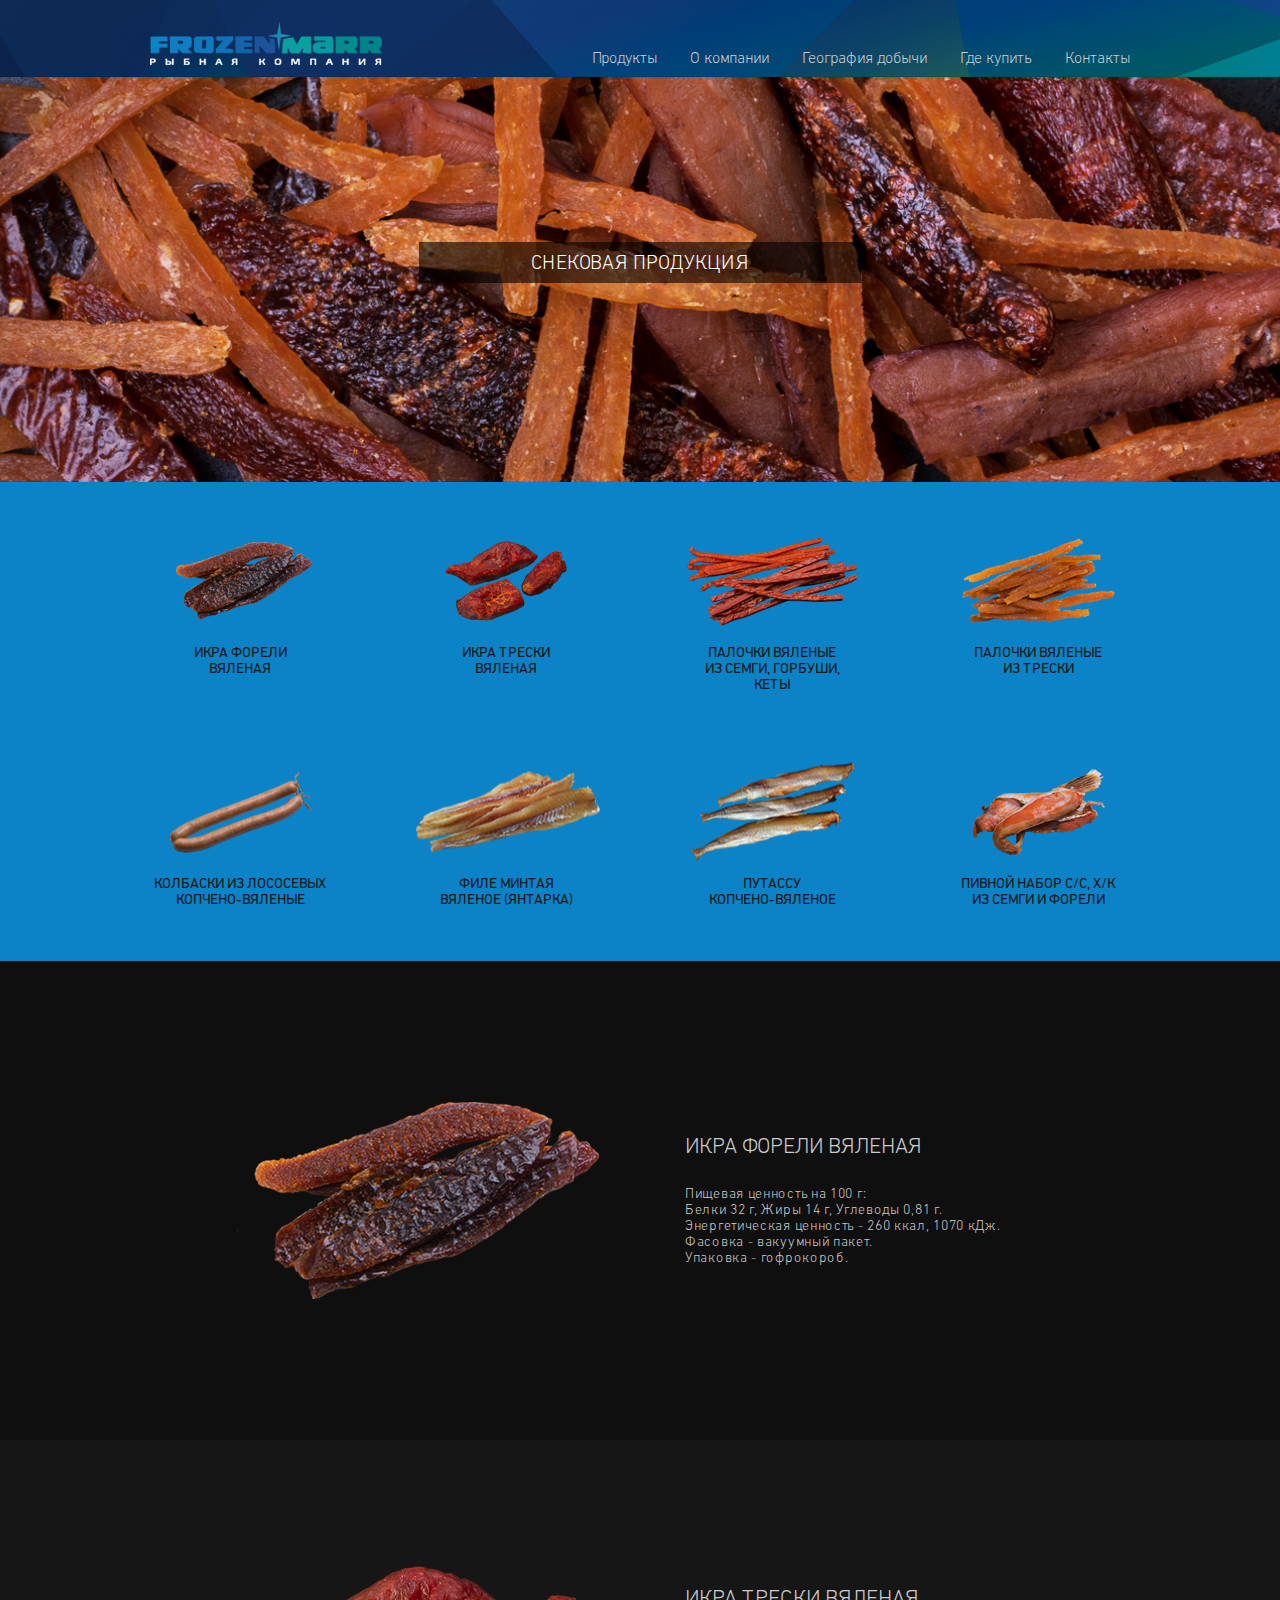
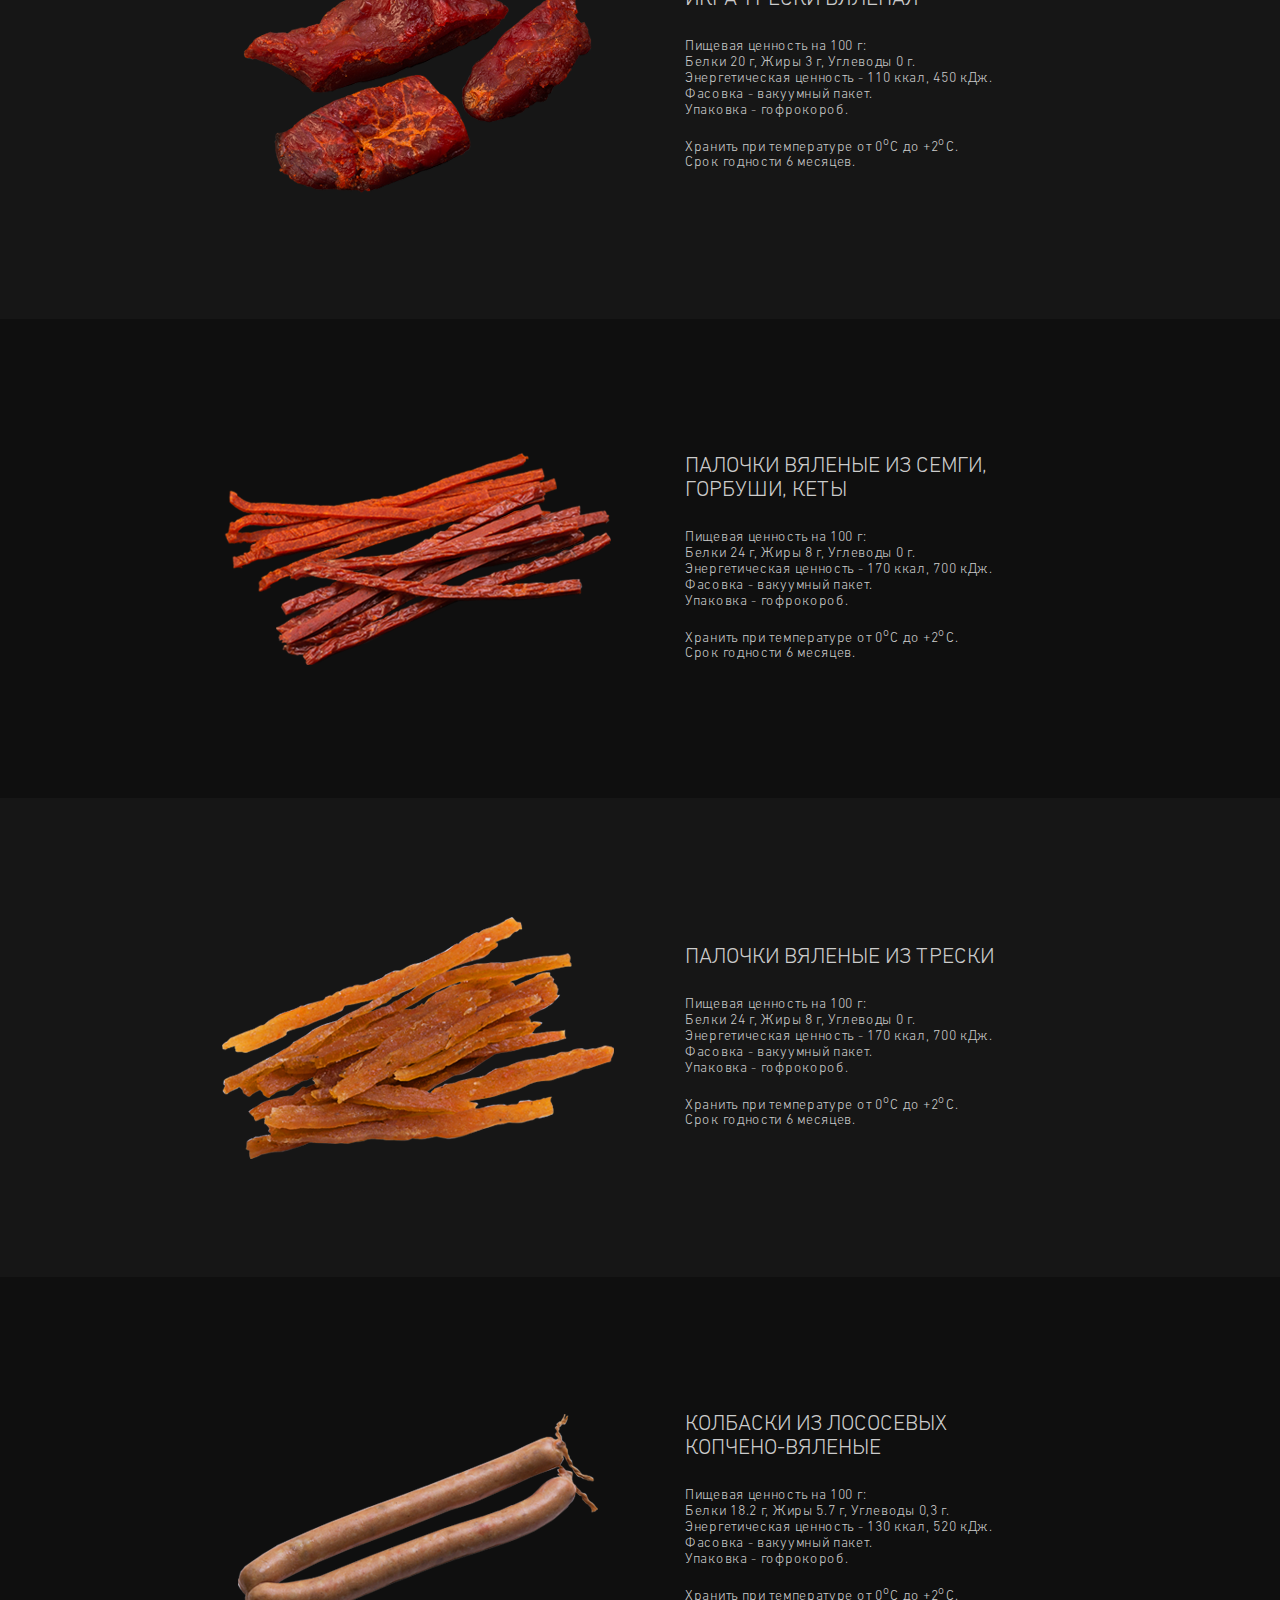
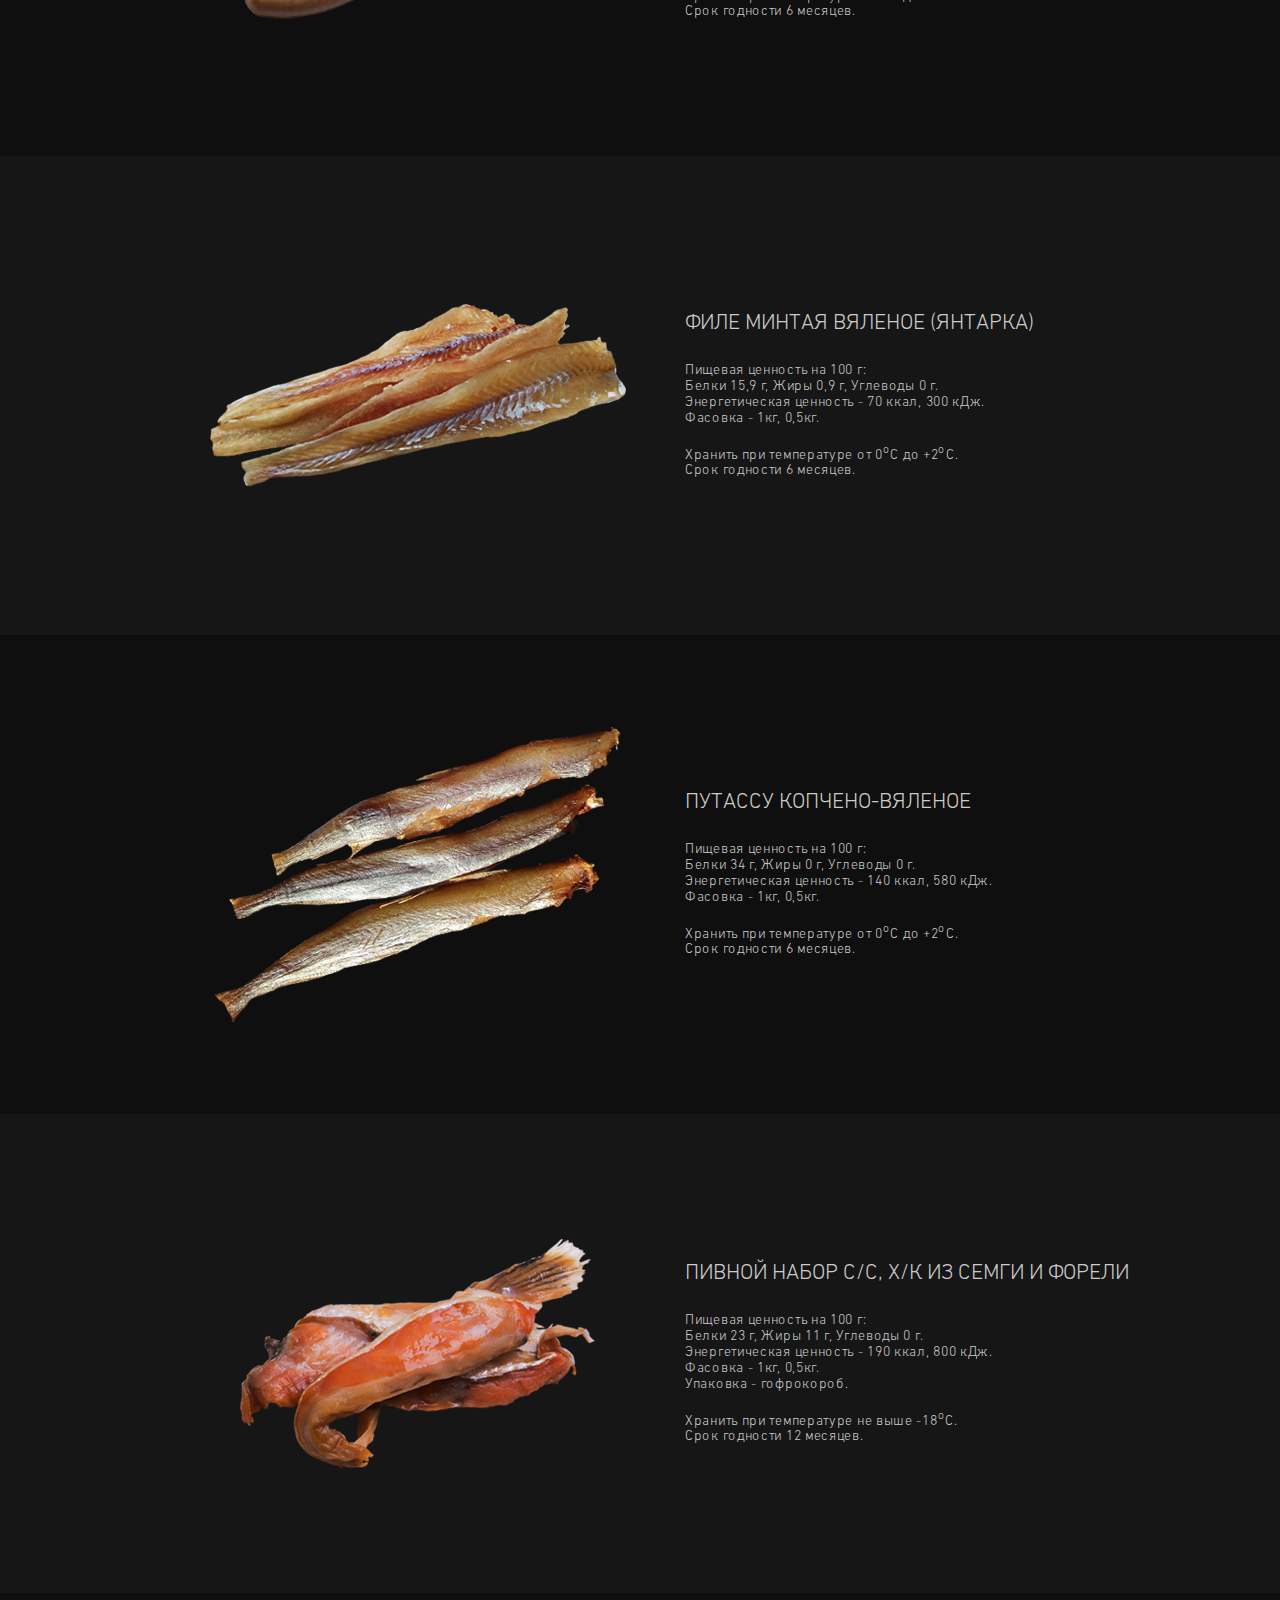
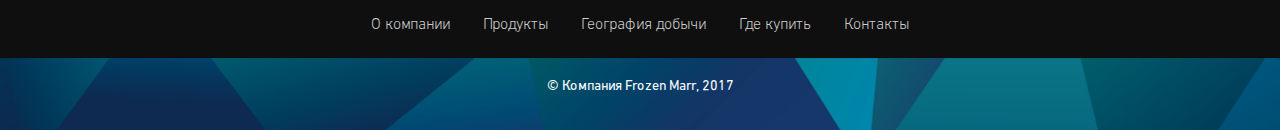
<file: snacks.html>
<!DOCTYPE html>
<!--[if lt IE 7]><html lang="ru" class="ie6 no-js" style="visibility: hidden;"><![endif]-->
<!--[if IE 7]><html lang="ru" class="ie7 no-js" style="visibility: hidden;"><![endif]-->
<!--[if IE 8]><html lang="ru" class="ie8 no-js" style="visibility: hidden;"><![endif]-->
<!--[if IE 9]><html lang="ru" class="ie9 no-js" style="visibility: hidden;"><![endif]-->
<!--[if (gt IE 9)|!(IE)]><!-->
<html lang="ru" class="no-js" style="visibility: hidden;">
	<!--<![endif]-->
	<head>
		<meta http-equiv="Content-Type" content="text/html; charset=utf-8">
		<meta http-equiv="X-UA-Compatible" content="IE=Edge">
		<meta name="keywords" content="">
		<meta name="description" content="">
		<meta name="viewport" content="width=device-width, initial-scale=1, user-scalable=no">
		<script src="js/vendor.js"></script>
		<link rel="stylesheet" href="css/style.min.css">
		<script src="js/script.js"></script>
		<title>Frozenmarr</title>
	</head>
	<body>
		<div class="wrapper">
			<div class="topnav" id="topnav">
				<div class="container">
					<div class="topnav__logo">
						<a href="/">
							<img src="img/logo.png">
						</a>
					</div>
					<div class="topnav__menu">
						<div class="topnav__menu-item">
							<a href="/index.html#products-menu">Продукты</a>
							<div class="topnav__menu-dropdown">
								<a href="/semimanufactures.html">ПОЛУФАБРИКАТЫ
									<br> ИЗ МОРЕПРОДУКТОВ</a>
								<a href="/wild.html">Дикая рыба
									<br> ДАЛЬНЕГО ВОСТОКА</a>
								<a href="/ingredients.html">Ингредиенты
									<br> для японской кухни</a>
								<a href="/catering.html">Продукты
									<br> для кейтеринга</a>
								<a href="/snacks.html">Снековая продукция</a>
								<a href="/delicacies.html">Рыбные деликатесы </a>
								<a href="/children.html">Детское
									<br>питание</a>
							</div>
						</div>
						<div class="topnav__menu-item">
							<a href="/index.html#about">О компании</a>
						</div>
						<div class="topnav__menu-item">
							<a href="/index.html#geography">География добычи</a>
						</div>
						<div class="topnav__menu-item">
							<a href="/index.html#places">Где купить</a>
						</div>
						<div class="topnav__menu-item">
							<a href="/index.html#contacts">Контакты</a>
						</div>
					</div>
				</div>
			</div>
			<div class="content">
				<div class="snacks">
					<section class="header">
						<div class="header__title">СНЕКОВАЯ ПРОДУКЦИЯ</div>
					</section>
					<section class="goods-menu">
						<div class="container">
							<div class="goods-menu__item">
								<a href="#1">
									<img src="img/snacks/goods-menu/1.png">икра форели
									<br>вяленая </a>
							</div>
							<div class="goods-menu__item">
								<a href="#2">
									<img src="img/snacks/goods-menu/2.png">икра трески
									<br>вяленая</a>
							</div>
							<div class="goods-menu__item">
								<a href="#3">
									<img src="img/snacks/goods-menu/3.png">палочки вяленые
									<br>из семги, горбуши,
									<br>кеты</a>
							</div>
							<div class="goods-menu__item">
								<a href="#4">
									<img src="img/snacks/goods-menu/4.png">палочки вяленые
									<br>из трески</a>
							</div>
							<div class="goods-menu__item">
								<a href="#5">
									<img src="img/snacks/goods-menu/5.png">колбаски из лососевых
									<br>копчено-вяленые</a>
							</div>
							<div class="goods-menu__item">
								<a href="#6">
									<img src="img/snacks/goods-menu/6.png">филе минтая
									<br>вяленое (янтарка)</a>
							</div>
							<div class="goods-menu__item">
								<a href="#7">
									<img src="img/snacks/goods-menu/7.png">путассу
									<br>копчено-вяленое</a>
							</div>
							<div class="goods-menu__item">
								<a href="#8">
									<img src="img/snacks/goods-menu/8.png">пивной набор с/с, х/к
									<br>из семги и форели </a>
							</div>
						</div>
					</section>
					<div class="goods-list">
						<div class="goods-list__item" id="1">
							<div class="container">
								<div class="goods-list__item-img">
									<img src="img/snacks/items/1.png">
								</div>
								<div class="goods-list__item-info">
									<h3>икра форели вяленая </h3>
									<div class="goods-list__item-info-part">
										<p>Пищевая ценность на 100 г: </p>
										<p>Белки 32 г, Жиры 14 г, Углеводы 0,81 г. </p>
										<p>Энергетическая ценность - 260 ккал, 1070 кДж. </p>
										<p>Фасовка - вакуумный пакет. </p>
										<p>Упаковка - гофрокороб. </p>
									</div>
								</div>
							</div>
						</div>
						<div class="goods-list__item" id="2">
							<div class="container">
								<div class="goods-list__item-img">
									<img src="img/snacks/items/2.png">
								</div>
								<div class="goods-list__item-info">
									<h3>икра трески вяленая</h3>
									<div class="goods-list__item-info-part">
										<p>Пищевая ценность на 100 г: </p>
										<p>Белки 20 г, Жиры 3 г, Углеводы 0 г. </p>
										<p>Энергетическая ценность - 110 ккал, 450 кДж. </p>
										<p>Фасовка - вакуумный пакет. </p>
										<p>Упаковка - гофрокороб. </p>
									</div>
									<div class="goods-list__item-info-part">
										<p>Хранить при температуре от 0<sup>о</sup>С до +2<sup>о</sup>С.</p>
										<p>Срок годности 6 месяцев.</p>
									</div>
								</div>
							</div>
						</div>
						<div class="goods-list__item" id="3">
							<div class="container">
								<div class="goods-list__item-img">
									<img src="img/snacks/items/3.png">
								</div>
								<div class="goods-list__item-info">
									<h3>палочки вяленые из семги,
										<br>горбуши, кеты </h3>
									<div class="goods-list__item-info-part">
										<p>Пищевая ценность на 100 г: </p>
										<p>Белки 24 г, Жиры 8 г, Углеводы 0 г.</p>
										<p>Энергетическая ценность - 170 ккал, 700 кДж.</p>
										<p>Фасовка - вакуумный пакет.</p>
										<p>Упаковка - гофрокороб. </p>
									</div>
									<div class="goods-list__item-info-part">
										<p>Хранить при температуре от 0<sup>о</sup>С до +2<sup>о</sup>С.</p>
										<p>Срок годности 6 месяцев.</p>
									</div>
								</div>
							</div>
						</div>
						<div class="goods-list__item" id="4">
							<div class="container">
								<div class="goods-list__item-img">
									<img src="img/snacks/items/4.png">
								</div>
								<div class="goods-list__item-info">
									<h3>палочки вяленые из трески</h3>
									<div class="goods-list__item-info-part">
										<p>Пищевая ценность на 100 г: </p>
										<p>Белки 24 г, Жиры 8 г, Углеводы 0 г.</p>
										<p>Энергетическая ценность - 170 ккал, 700 кДж. </p>
										<p>Фасовка - вакуумный пакет.</p>
										<p>Упаковка - гофрокороб. </p>
									</div>
									<div class="goods-list__item-info-part">
										<p>Хранить при температуре от 0<sup>о</sup>С до +2<sup>о</sup>С. </p>
										<p>Срок годности 6 месяцев.</p>
									</div>
								</div>
							</div>
						</div>
						<div class="goods-list__item" id="5">
							<div class="container">
								<div class="goods-list__item-img">
									<img src="img/snacks/items/5.png">
								</div>
								<div class="goods-list__item-info">
									<h3>колбаски из лососевых
										<br> копчено-вяленые</h3>
									<div class="goods-list__item-info-part">
										<p>Пищевая ценность на 100 г: </p>
										<p>Белки 18.2 г, Жиры 5.7 г, Углеводы 0,3 г.</p>
										<p>Энергетическая ценность - 130 ккал, 520 кДж.</p>
										<p>Фасовка - вакуумный пакет. </p>
										<p>Упаковка - гофрокороб. </p>
									</div>
									<div class="goods-list__item-info-part">
										<p>Хранить при температуре от 0<sup>о</sup>С до +2<sup>о</sup>С.</p>
										<p>Срок годности 6 месяцев.</p>
									</div>
								</div>
							</div>
						</div>
						<div class="goods-list__item" id="6">
							<div class="container">
								<div class="goods-list__item-img">
									<img src="img/snacks/items/6.png">
								</div>
								<div class="goods-list__item-info">
									<h3>филе минтая вяленое (янтарка)</h3>
									<div class="goods-list__item-info-part">
										<p>Пищевая ценность на 100 г: </p>
										<p>Белки 15,9 г, Жиры 0,9 г, Углеводы 0 г.</p>
										<p>Энергетическая ценность - 70 ккал, 300 кДж. </p>
										<p>Фасовка - 1кг, 0,5кг.</p>
									</div>
									<div class="goods-list__item-info-part">
										<p>Хранить при температуре от 0<sup>о</sup>С до +2<sup>о</sup>С. </p>
										<p>Срок годности 6 месяцев.</p>
									</div>
								</div>
							</div>
						</div>
						<div class="goods-list__item" id="7">
							<div class="container">
								<div class="goods-list__item-img">
									<img src="img/snacks/items/7.png">
								</div>
								<div class="goods-list__item-info">
									<h3>путассу копчено-вяленое</h3>
									<div class="goods-list__item-info-part">
										<p>Пищевая ценность на 100 г: </p>
										<p>Белки 34 г, Жиры 0 г, Углеводы 0 г.</p>
										<p>Энергетическая ценность - 140 ккал, 580 кДж.</p>
										<p>Фасовка - 1кг, 0,5кг. </p>
									</div>
									<div class="goods-list__item-info-part">
										<p>Хранить при температуре от 0<sup>о</sup>С до +2<sup>о</sup>С. </p>
										<p>Срок годности 6 месяцев.</p>
									</div>
								</div>
							</div>
						</div>
						<div class="goods-list__item" id="8">
							<div class="container">
								<div class="goods-list__item-img">
									<img src="img/snacks/items/8.png">
								</div>
								<div class="goods-list__item-info">
									<h3>пивной набор с/с, х/к из семги и форели</h3>
									<div class="goods-list__item-info-part">
										<p>Пищевая ценность на 100 г: </p>
										<p>Белки 23 г, Жиры 11 г, Углеводы 0 г. </p>
										<p>Энергетическая ценность - 190 ккал, 800 кДж. </p>
										<p>Фасовка - 1кг, 0,5кг. </p>
										<p>Упаковка - гофрокороб. </p>
									</div>
									<div class="goods-list__item-info-part">
										<p>Хранить при температуре не выше -18<sup>о</sup>С. </p>
										<p>Срок годности 12 месяцев.</p>
									</div>
								</div>
							</div>
						</div>
					</div>
				</div>
				<div class="footer">
					<div class="footer__menu">
						<div class="container">
							<div class="footer__menu-item">
								<a href="/index.html#about">О компании</a>
							</div>
							<div class="footer__menu-item">
								<a href="/index.html#products-menu">Продукты</a>
							</div>
							<div class="footer__menu-item">
								<a href="/index.html#geography">География добычи</a>
							</div>
							<div class="footer__menu-item">
								<a href="/index.html#places">Где купить</a>
							</div>
							<div class="footer__menu-item">
								<a href="/index.html#contacts">Контакты</a>
							</div>
						</div>
					</div>
					<div class="footer__bottom">
						<div class="container">
							<div class="footer__about">
								<p>© Компания Frozen Marr, 2017 </p>
							</div>
						</div>
					</div>
				</div>
			</div>
		</div>
	</body></html>
</file>
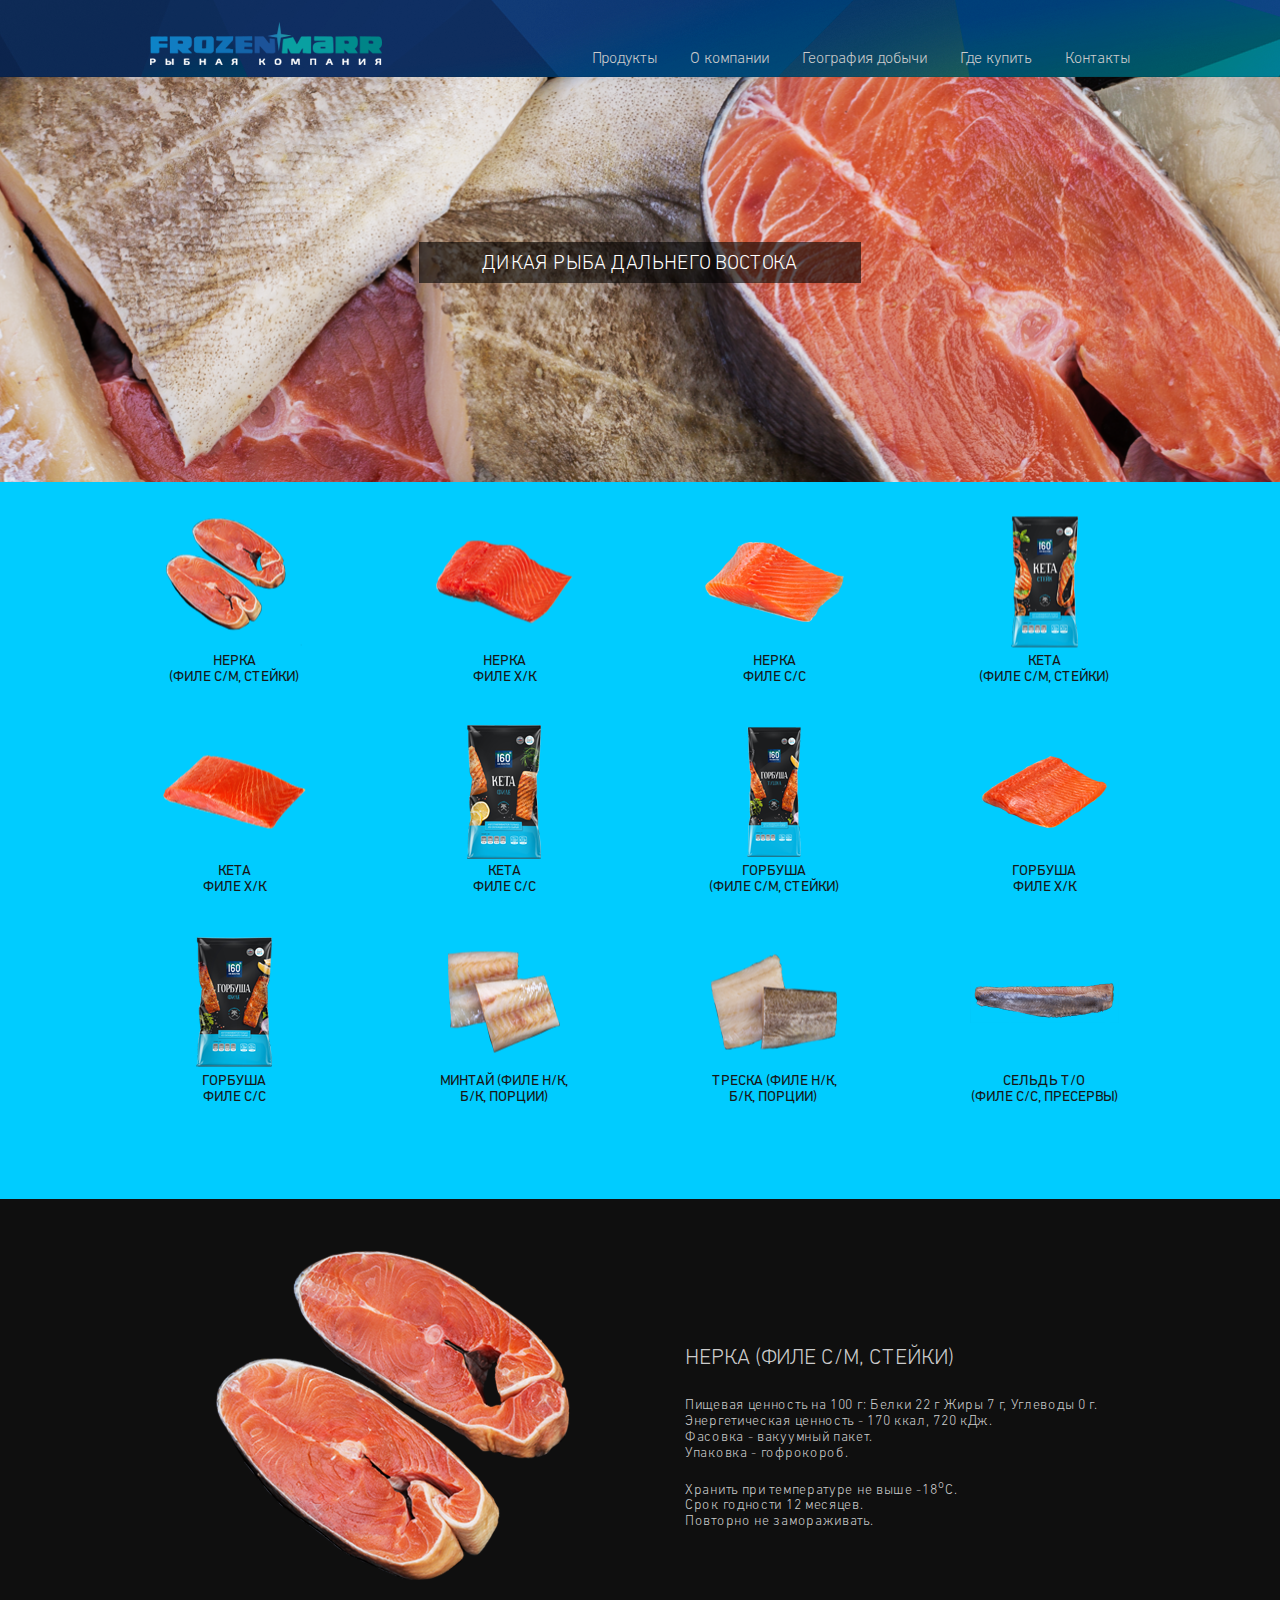
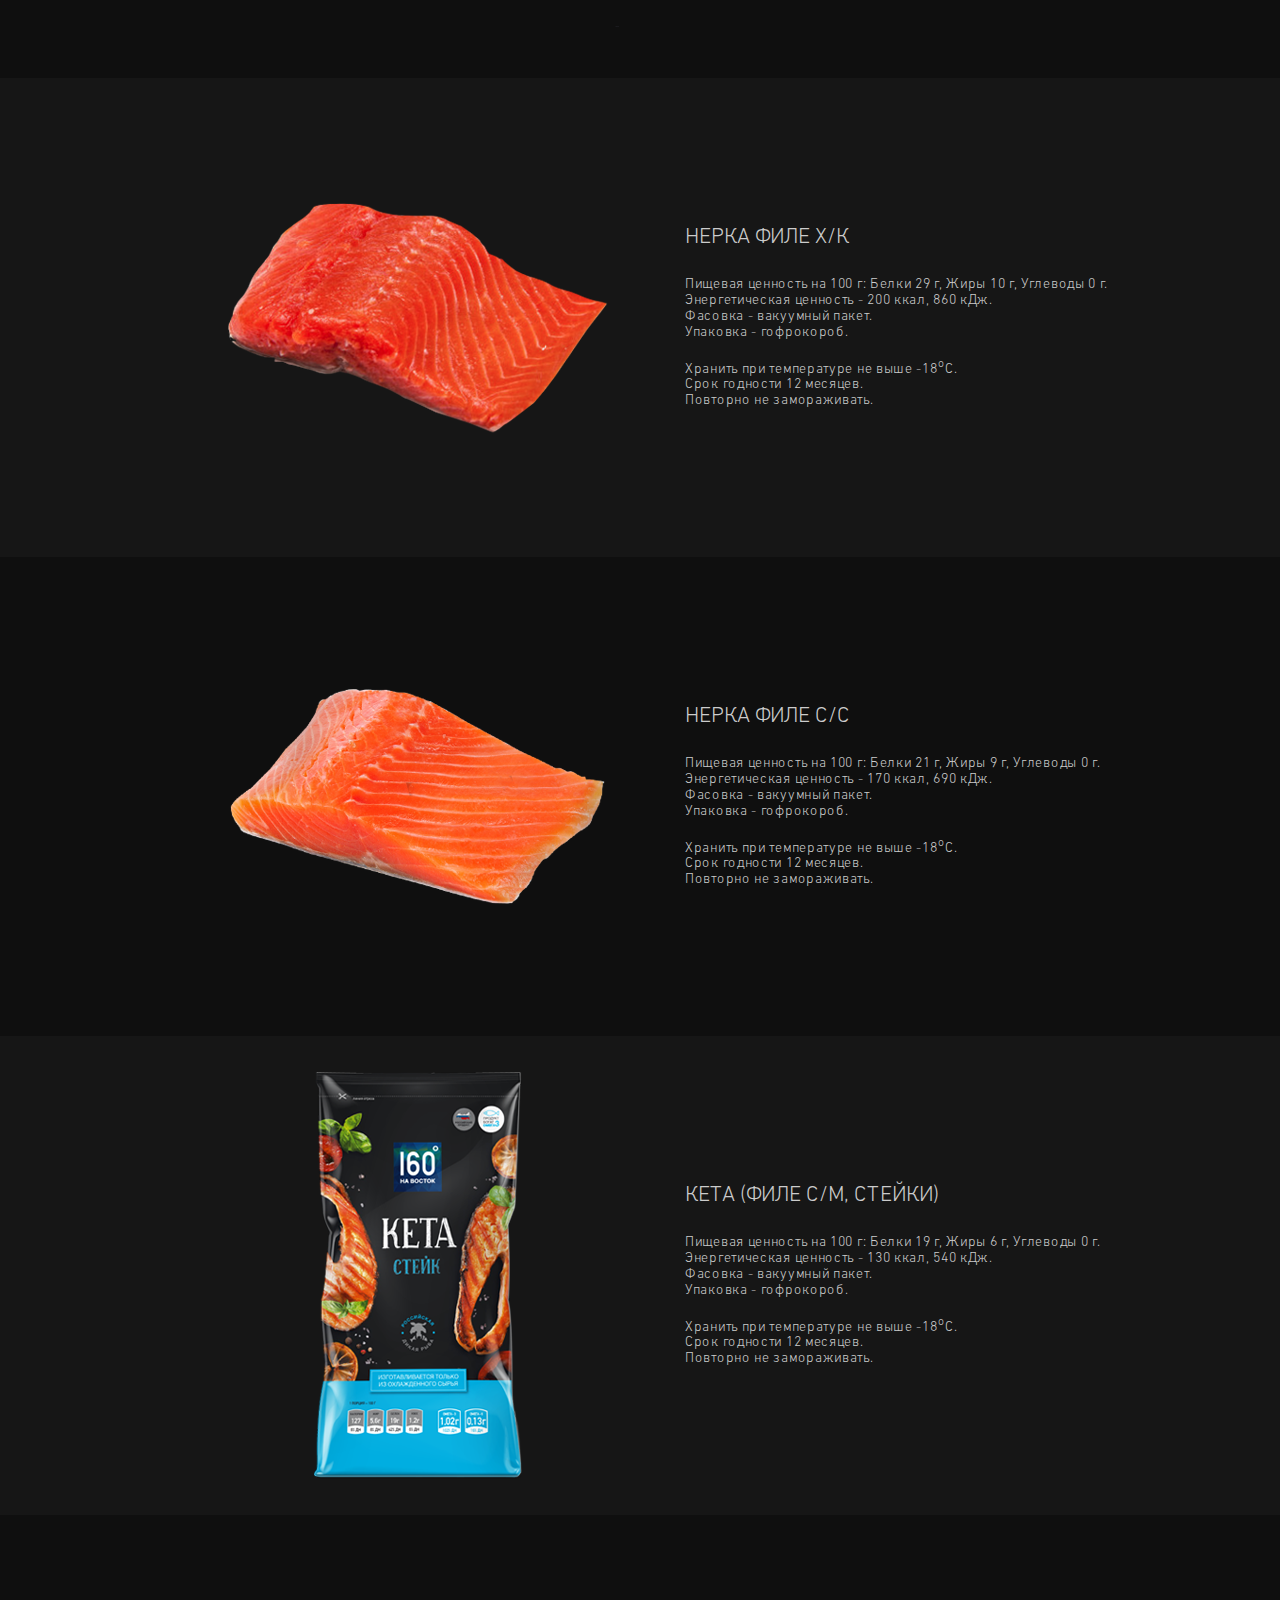
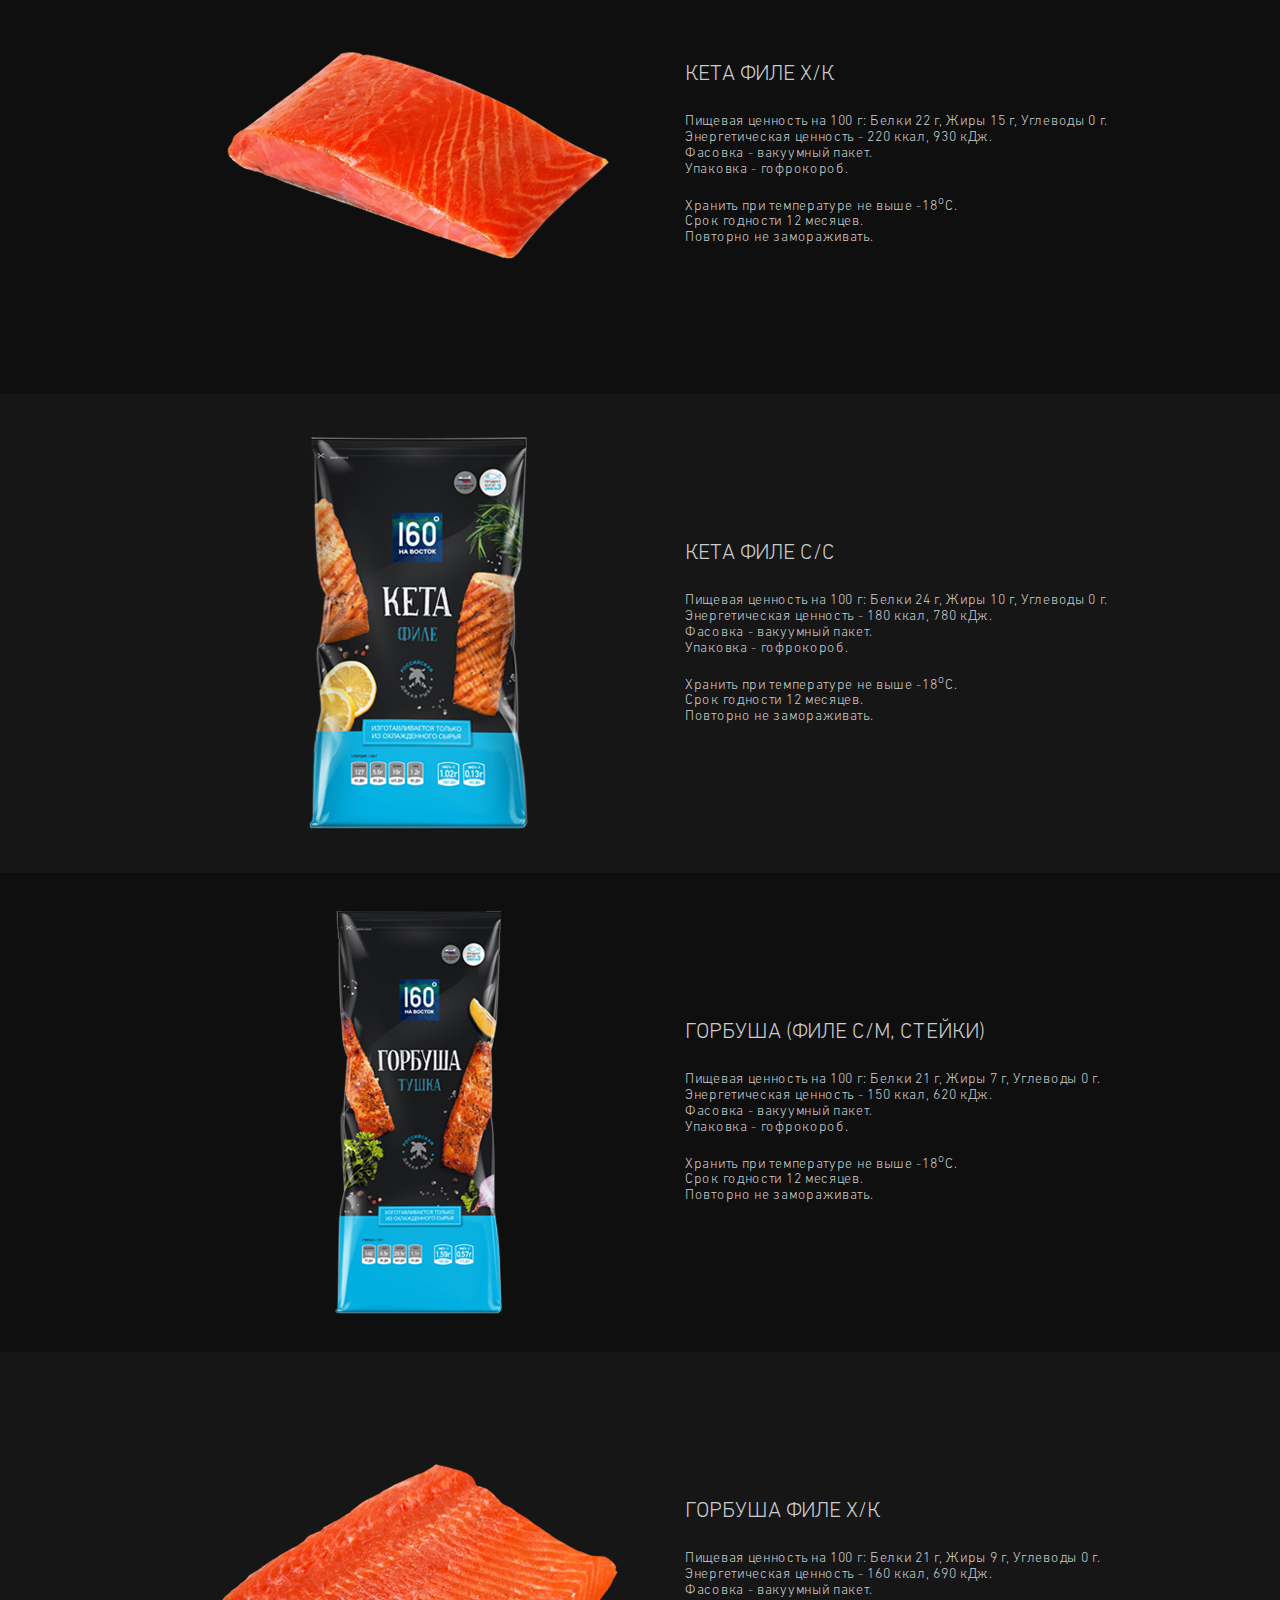
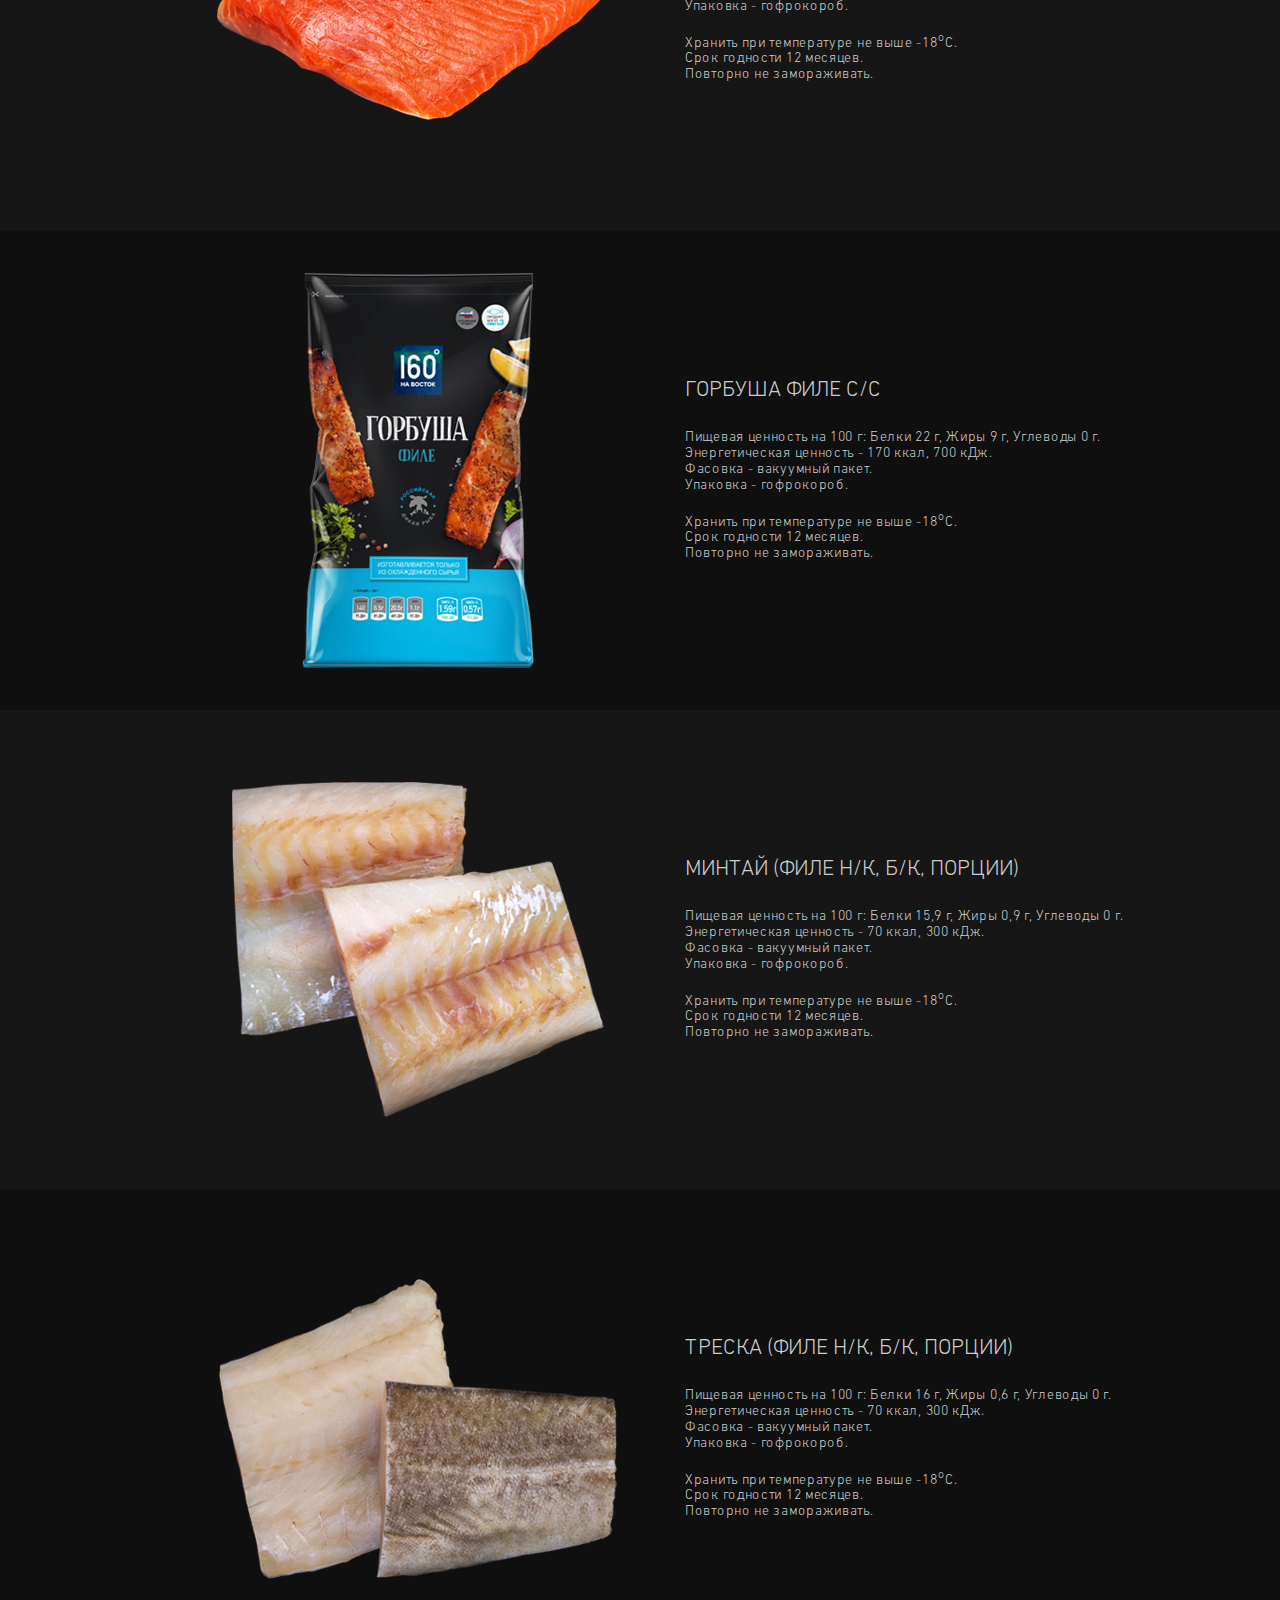
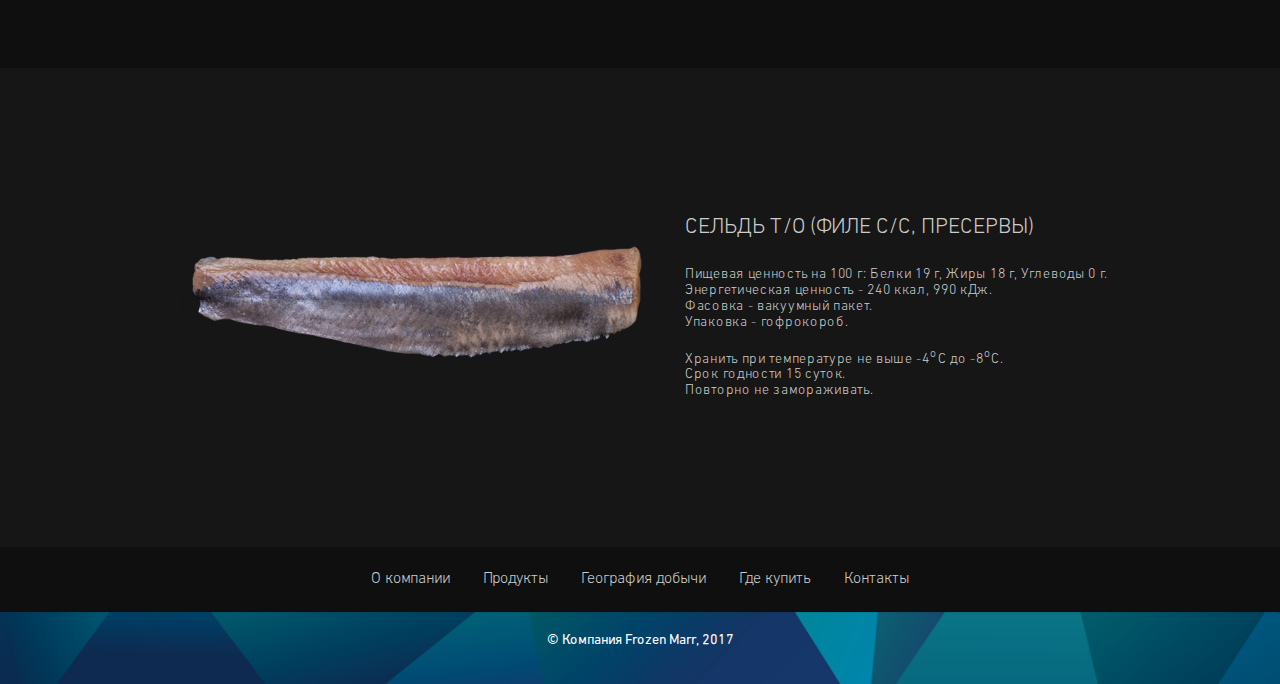
<file: wild.html>
<!DOCTYPE html>
<!--[if lt IE 7]><html lang="ru" class="ie6 no-js" style="visibility: hidden;"><![endif]-->
<!--[if IE 7]><html lang="ru" class="ie7 no-js" style="visibility: hidden;"><![endif]-->
<!--[if IE 8]><html lang="ru" class="ie8 no-js" style="visibility: hidden;"><![endif]-->
<!--[if IE 9]><html lang="ru" class="ie9 no-js" style="visibility: hidden;"><![endif]-->
<!--[if (gt IE 9)|!(IE)]><!-->
<html lang="ru" class="no-js" style="visibility: hidden;">
	<!--<![endif]-->
	<head>
		<meta http-equiv="Content-Type" content="text/html; charset=utf-8">
		<meta http-equiv="X-UA-Compatible" content="IE=Edge">
		<meta name="keywords" content="">
		<meta name="description" content="">
		<meta name="viewport" content="width=device-width, initial-scale=1, user-scalable=no">
		<script src="js/vendor.js"></script>
		<link rel="stylesheet" href="css/style.min.css">
		<script src="js/script.js"></script>
		<title>Frozenmarr</title>
	</head>
	<body>
		<div class="wrapper">
			<div class="topnav" id="topnav">
				<div class="container">
					<div class="topnav__logo">
						<a href="/">
							<img src="img/logo.png">
						</a>
					</div>
					<div class="topnav__menu">
						<div class="topnav__menu-item">
							<a href="/index.html#products-menu">Продукты</a>
							<div class="topnav__menu-dropdown">
								<a href="/semimanufactures.html">ПОЛУФАБРИКАТЫ
									<br> ИЗ МОРЕПРОДУКТОВ</a>
								<a href="/wild.html">Дикая рыба
									<br> ДАЛЬНЕГО ВОСТОКА</a>
								<a href="/ingredients.html">Ингредиенты
									<br> для японской кухни</a>
								<a href="/catering.html">Продукты
									<br> для кейтеринга</a>
								<a href="/snacks.html">Снековая продукция</a>
								<a href="/delicacies.html">Рыбные деликатесы </a>
								<a href="/children.html">Детское
									<br>питание</a>
							</div>
						</div>
						<div class="topnav__menu-item">
							<a href="/index.html#about">О компании</a>
						</div>
						<div class="topnav__menu-item">
							<a href="/index.html#geography">География добычи</a>
						</div>
						<div class="topnav__menu-item">
							<a href="/index.html#places">Где купить</a>
						</div>
						<div class="topnav__menu-item">
							<a href="/index.html#contacts">Контакты</a>
						</div>
					</div>
				</div>
			</div>
			<div class="content">
				<div class="wild">
					<section class="header">
						<div class="header__title">ДИКАЯ РЫБА ДАЛЬНЕГО ВОсТОКА</div>
					</section>
					<section class="goods-menu">
						<div class="container">
							<div class="goods-menu__item">
								<a href="#1">
									<img src="img/wild/goods-menu/1.png">нерка
									<br>(филе с/м, стейки)</a>
							</div>
							<div class="goods-menu__item">
								<a href="#2">
									<img src="img/wild/goods-menu/2.png">НЕРКА
									<br>ФИЛЕ Х/К</a>
							</div>
							<div class="goods-menu__item">
								<a href="#3">
									<img src="img/wild/goods-menu/3.png">НЕРКА
									<br>ФИЛЕ с/с</a>
							</div>
							<div class="goods-menu__item">
								<a href="#4">
									<img src="img/wild/goods-menu/4.png">КЕТА
									<br>(филе с/м, стейки)</a>
							</div>
							<div class="goods-menu__item">
								<a href="#5">
									<img src="img/wild/goods-menu/5.png">КЕТА
									<br>ФИЛЕ Х/К</a>
							</div>
							<div class="goods-menu__item">
								<a href="#6">
									<img src="img/wild/goods-menu/6.png">КЕТА
									<br>ФИЛЕ с/с</a>
							</div>
							<div class="goods-menu__item">
								<a href="#7">
									<img src="img/wild/goods-menu/7.png">ГОРБУША
									<br>(филе с/м, стейки)</a>
							</div>
							<div class="goods-menu__item">
								<a href="#8">
									<img src="img/wild/goods-menu/8.png">ГОРБУША
									<br>ФИЛЕ Х/К</a>
							</div>
							<div class="goods-menu__item">
								<a href="#9">
									<img src="img/wild/goods-menu/9.png">ГОРБУША
									<br>ФИЛЕ с/с</a>
							</div>
							<div class="goods-menu__item">
								<a href="#10">
									<img src="img/wild/goods-menu/10.png">минтай (филе н/к,
									<br>б/к, порции)</a>
							</div>
							<div class="goods-menu__item">
								<a href="#11">
									<img src="img/wild/goods-menu/11.png">треска (филе н/к,
									<br>б/к, порции) </a>
							</div>
							<div class="goods-menu__item">
								<a href="#12">
									<img src="img/wild/goods-menu/12.png">сельдь т/о
									<br>(филе с/с, пресервы)</a>
							</div>
						</div>
					</section>
					<div class="goods-list">
						<div class="goods-list__item" id="1">
							<div class="container">
								<div class="goods-list__item-img">
									<img src="img/wild/items/1.png">
								</div>
								<div class="goods-list__item-info">
									<h3>нерка (филе с/м, стейки)</h3>
									<div class="goods-list__item-info-part">
										<p>Пищевая ценность на 100 г: Белки 22 г Жиры 7 г, Углеводы 0 г. </p>
										<p>Энергетическая ценность - 170 ккал, 720 кДж. </p>
										<p>Фасовка - вакуумный пакет. </p>
										<p>Упаковка - гофрокороб.</p>
									</div>
									<div class="goods-list__item-info-part">
										<p>Хранить при температуре не выше -18<sup>о</sup>С. </p>
										<p>Срок годности 12 месяцев.</p>
										<p>Повторно не замораживать.</p>
									</div>
								</div>
							</div>
						</div>
						<div class="goods-list__item" id="2">
							<div class="container">
								<div class="goods-list__item-img">
									<img src="img/wild/items/2.png">
								</div>
								<div class="goods-list__item-info">
									<h3>нерка филе х/к</h3>
									<div class="goods-list__item-info-part">
										<p>Пищевая ценность на 100 г: Белки 29 г, Жиры 10 г, Углеводы 0 г. </p>
										<p>Энергетическая ценность - 200 ккал, 860 кДж. </p>
										<p>Фасовка - вакуумный пакет. </p>
										<p>Упаковка - гофрокороб.</p>
									</div>
									<div class="goods-list__item-info-part">
										<p>Хранить при температуре не выше -18<sup>о</sup>С.</p>
										<p>Срок годности 12 месяцев.</p>
										<p>Повторно не замораживать.</p>
									</div>
								</div>
							</div>
						</div>
						<div class="goods-list__item" id="3">
							<div class="container">
								<div class="goods-list__item-img">
									<img src="img/wild/items/3.png">
								</div>
								<div class="goods-list__item-info">
									<h3>нерка филе с/с</h3>
									<div class="goods-list__item-info-part">
										<p>Пищевая ценность на 100 г: Белки 21 г, Жиры 9 г, Углеводы 0 г. </p>
										<p>Энергетическая ценность - 170 ккал, 690 кДж. </p>
										<p>Фасовка - вакуумный пакет. </p>
										<p>Упаковка - гофрокороб.</p>
									</div>
									<div class="goods-list__item-info-part">
										<p>Хранить при температуре не выше -18<sup>о</sup>С.</p>
										<p>Срок годности 12 месяцев.</p>
										<p>Повторно не замораживать.</p>
									</div>
								</div>
							</div>
						</div>
						<div class="goods-list__item" id="4">
							<div class="container">
								<div class="goods-list__item-img">
									<img src="img/wild/items/4.png">
								</div>
								<div class="goods-list__item-info">
									<h3>кета (филе с/м, стейки)</h3>
									<div class="goods-list__item-info-part">
										<p>Пищевая ценность на 100 г: Белки 19 г, Жиры 6 г, Углеводы 0 г. </p>
										<p>Энергетическая ценность - 130 ккал, 540 кДж. </p>
										<p>Фасовка - вакуумный пакет. </p>
										<p>Упаковка - гофрокороб. </p>
									</div>
									<div class="goods-list__item-info-part">
										<p>Хранить при температуре не выше -18<sup>о</sup>С.</p>
										<p>Срок годности 12 месяцев.</p>
										<p>Повторно не замораживать.</p>
									</div>
								</div>
							</div>
						</div>
						<div class="goods-list__item" id="5">
							<div class="container">
								<div class="goods-list__item-img">
									<img src="img/wild/items/5.png">
								</div>
								<div class="goods-list__item-info">
									<h3>кета филе х/к</h3>
									<div class="goods-list__item-info-part">
										<p>Пищевая ценность на 100 г: Белки 22 г, Жиры 15 г, Углеводы 0 г. </p>
										<p>Энергетическая ценность - 220 ккал, 930 кДж. </p>
										<p>Фасовка - вакуумный пакет. </p>
										<p>Упаковка - гофрокороб.</p>
									</div>
									<div class="goods-list__item-info-part">
										<p>Хранить при температуре не выше -18<sup>о</sup>С.</p>
										<p>Срок годности 12 месяцев.</p>
										<p>Повторно не замораживать.</p>
									</div>
								</div>
							</div>
						</div>
						<div class="goods-list__item" id="6">
							<div class="container">
								<div class="goods-list__item-img">
									<img src="img/wild/items/6.png">
								</div>
								<div class="goods-list__item-info">
									<h3>кета филе с/с</h3>
									<div class="goods-list__item-info-part">
										<p>Пищевая ценность на 100 г: Белки 24 г, Жиры 10 г, Углеводы 0 г. </p>
										<p>Энергетическая ценность - 180 ккал, 780 кДж. </p>
										<p>Фасовка - вакуумный пакет. </p>
										<p>Упаковка - гофрокороб. </p>
									</div>
									<div class="goods-list__item-info-part">
										<p>Хранить при температуре не выше -18<sup>о</sup>С.</p>
										<p>Срок годности 12 месяцев.</p>
										<p>Повторно не замораживать.</p>
									</div>
								</div>
							</div>
						</div>
						<div class="goods-list__item" id="7">
							<div class="container">
								<div class="goods-list__item-img">
									<img src="img/wild/items/7.png">
								</div>
								<div class="goods-list__item-info">
									<h3>горбуша (филе с/м, стейки)</h3>
									<div class="goods-list__item-info-part">
										<p>Пищевая ценность на 100 г: Белки 21 г, Жиры 7 г, Углеводы 0 г. </p>
										<p>Энергетическая ценность - 150 ккал, 620 кДж.</p>
										<p>Фасовка - вакуумный пакет. </p>
										<p>Упаковка - гофрокороб. </p>
									</div>
									<div class="goods-list__item-info-part">
										<p>Хранить при температуре не выше -18<sup>о</sup>С.</p>
										<p>Срок годности 12 месяцев.</p>
										<p>Повторно не замораживать.</p>
									</div>
								</div>
							</div>
						</div>
						<div class="goods-list__item" id="8">
							<div class="container">
								<div class="goods-list__item-img">
									<img src="img/wild/items/8.png">
								</div>
								<div class="goods-list__item-info">
									<h3>горбуша филе х/к</h3>
									<div class="goods-list__item-info-part">
										<p>Пищевая ценность на 100 г: Белки 21 г, Жиры 9 г, Углеводы 0 г. </p>
										<p>Энергетическая ценность - 160 ккал, 690 кДж. </p>
										<p>Фасовка - вакуумный пакет. </p>
										<p>Упаковка - гофрокороб. </p>
									</div>
									<div class="goods-list__item-info-part">
										<p>Хранить при температуре не выше -18<sup>о</sup>С.</p>
										<p>Срок годности 12 месяцев.</p>
										<p>Повторно не замораживать.</p>
									</div>
								</div>
							</div>
						</div>
						<div class="goods-list__item" id="9">
							<div class="container">
								<div class="goods-list__item-img">
									<img src="img/wild/items/9.png">
								</div>
								<div class="goods-list__item-info">
									<h3>горбуша филе с/с</h3>
									<div class="goods-list__item-info-part">
										<p>Пищевая ценность на 100 г: Белки 22 г, Жиры 9 г, Углеводы 0 г. </p>
										<p>Энергетическая ценность - 170 ккал, 700 кДж. </p>
										<p>Фасовка - вакуумный пакет. </p>
										<p>Упаковка - гофрокороб. </p>
									</div>
									<div class="goods-list__item-info-part">
										<p>Хранить при температуре не выше -18<sup>о</sup>С.</p>
										<p>Срок годности 12 месяцев.</p>
										<p>Повторно не замораживать.</p>
									</div>
								</div>
							</div>
						</div>
						<div class="goods-list__item" id="10">
							<div class="container">
								<div class="goods-list__item-img">
									<img src="img/wild/items/10.png">
								</div>
								<div class="goods-list__item-info">
									<h3>минтай (филе н/к, б/к, порции)</h3>
									<div class="goods-list__item-info-part">
										<p>Пищевая ценность на 100 г: Белки 15,9 г, Жиры 0,9 г, Углеводы 0 г. </p>
										<p>Энергетическая ценность - 70 ккал, 300 кДж. </p>
										<p>Фасовка - вакуумный пакет. </p>
										<p>Упаковка - гофрокороб. </p>
									</div>
									<div class="goods-list__item-info-part">
										<p>Хранить при температуре не выше -18<sup>о</sup>С.</p>
										<p>Срок годности 12 месяцев.</p>
										<p>Повторно не замораживать.</p>
									</div>
								</div>
							</div>
						</div>
						<div class="goods-list__item" id="11">
							<div class="container">
								<div class="goods-list__item-img">
									<img src="img/wild/items/11.png">
								</div>
								<div class="goods-list__item-info">
									<h3>треска (филе н/к, б/к, порции) </h3>
									<div class="goods-list__item-info-part">
										<p>Пищевая ценность на 100 г: Белки 16 г, Жиры 0,6 г, Углеводы 0 г. </p>
										<p>Энергетическая ценность - 70 ккал, 300 кДж. </p>
										<p>Фасовка - вакуумный пакет. </p>
										<p>Упаковка - гофрокороб.</p>
									</div>
									<div class="goods-list__item-info-part">
										<p>Хранить при температуре не выше -18<sup>о</sup>С.</p>
										<p>Срок годности 12 месяцев.</p>
										<p>Повторно не замораживать.</p>
									</div>
								</div>
							</div>
						</div>
						<div class="goods-list__item" id="12">
							<div class="container">
								<div class="goods-list__item-img">
									<img src="img/wild/items/12.png">
								</div>
								<div class="goods-list__item-info">
									<h3>сельдь т/о (филе с/с, пресервы)</h3>
									<div class="goods-list__item-info-part">
										<p>Пищевая ценность на 100 г: Белки 19 г, Жиры 18 г, Углеводы 0 г. </p>
										<p>Энергетическая ценность - 240 ккал, 990 кДж. </p>
										<p>Фасовка - вакуумный пакет. </p>
										<p>Упаковка - гофрокороб. </p>
									</div>
									<div class="goods-list__item-info-part">
										<p>Хранить при температуре не выше -4<sup>о</sup>С до -8<sup>о</sup>С.</p>
										<p>Срок годности 15 суток.</p>
										<p>Повторно не замораживать.</p>
									</div>
								</div>
							</div>
						</div>
					</div>
				</div>
				<div class="footer">
					<div class="footer__menu">
						<div class="container">
							<div class="footer__menu-item">
								<a href="/index.html#about">О компании</a>
							</div>
							<div class="footer__menu-item">
								<a href="/index.html#products-menu">Продукты</a>
							</div>
							<div class="footer__menu-item">
								<a href="/index.html#geography">География добычи</a>
							</div>
							<div class="footer__menu-item">
								<a href="/index.html#places">Где купить</a>
							</div>
							<div class="footer__menu-item">
								<a href="/index.html#contacts">Контакты</a>
							</div>
						</div>
					</div>
					<div class="footer__bottom">
						<div class="container">
							<div class="footer__about">
								<p>© Компания Frozen Marr, 2017 </p>
							</div>
						</div>
					</div>
				</div>
			</div>
		</div>
	</body></html>
</file>
<file: css/style.min.css>
body,html{width:100%;height:100%;margin:0;padding:0}body{text-rendering:optimizeLegibility;-webkit-font-smoothing:antialiased;-moz-osx-font-smoothing:grayscale;font-smooth:always;-webkit-text-size-adjust:100%;-ms-text-size-adjust:100%;text-size-adjust:100%}article,aside,figure,footer,header,main,nav,section{display:block;padding:0;margin:0;border:none}table,td,th,tr{padding:0;border-collapse:collapse}p{margin:0;padding:0}a img{border:none}input[type=number],input[type=search],input[type=tel]{-webkit-appearance:none;-moz-appearance:textfield;appearance:textfield;margin:0;border-radius:0}input[type=search]::-webkit-search-cancel-button,input[type=search]::-webkit-search-decoration{-webkit-appearance:none}input[type=number]::-webkit-inner-spin-button,input[type=number]::-webkit-outer-spin-button{-webkit-appearance:none;margin:0}button::-moz-focus-inner{border:none}button,input,textarea{margin:0;padding:0}fieldset,form,label{margin:0;padding:0;text-decoration:none;font-style:normal;border:none}@font-face{font-family:DINNextCYR;src:url(../fonts/DINNextCYR-Regular.eot);src:url(../fonts/DINNextCYR-Regular.woff2) format("woff2"),url(../fonts/DINNextCYR-Regular.woff) format("woff"),url(../fonts/DINNextCYR-Regular.ttf) format("truetype"),url(../fonts/DINNextCYR-Regular.svg#DINNextCYR-Regular) format("svg"),url(../fonts/DINNextCYR-Regular.eot?#iefix) format("embedded-opentype");font-weight:400;font-style:normal}@font-face{font-family:DINNextCYR;src:url(../fonts/DINNextCYR-Light.eot);src:url(../fonts/DINNextCYR-Light.woff2) format("woff2"),url(../fonts/DINNextCYR-Light.woff) format("woff"),url(../fonts/DINNextCYR-Light.ttf) format("truetype"),url(../fonts/DINNextCYR-Light.svg#DINNextCYR-Light) format("svg"),url(../fonts/DINNextCYR-Light.eot?#iefix) format("embedded-opentype");font-weight:300;font-style:normal}@font-face{font-family:DINNextCYR;src:url(../fonts/DINNextCYR-Bold.eot);src:url(../fonts/DINNextCYR-Bold.woff2) format("woff2"),url(../fonts/DINNextCYR-Bold.woff) format("woff"),url(../fonts/DINNextCYR-Bold.ttf) format("truetype"),url(../fonts/DINNextCYR-Bold.svg#DINNextCYR-Bold) format("svg"),url(../fonts/DINNextCYR-Bold.eot?#iefix) format("embedded-opentype");font-weight:700;font-style:normal}@font-face{font-family:DINNextCYR;src:url(../fonts/DINNextCYR-BoldItalic.eot);src:url(../fonts/DINNextCYR-BoldItalic.woff2) format("woff2"),url(../fonts/DINNextCYR-BoldItalic.woff) format("woff"),url(../fonts/DINNextCYR-BoldItalic.ttf) format("truetype"),url(../fonts/DINNextCYR-BoldItalic.svg#DINNextCYR-BoldItalic) format("svg"),url(../fonts/DINNextCYR-BoldItalic.eot?#iefix) format("embedded-opentype");font-weight:700;font-style:italic}@font-face{font-family:DINNextCYR;src:url(../fonts/DINNextCYR-Italic.eot);src:url(../fonts/DINNextCYR-Italic.woff2) format("woff2"),url(../fonts/DINNextCYR-Italic.woff) format("woff"),url(../fonts/DINNextCYR-Italic.ttf) format("truetype"),url(../fonts/DINNextCYR-Italic.svg#DINNextCYR-Italic) format("svg"),url(../fonts/DINNextCYR-Italic.eot?#iefix) format("embedded-opentype");font-weight:400;font-style:italic}body,html{background-color:#0f0f0f}html{-ms-touch-action:manipulation;touch-action:manipulation;visibility:visible!important;opacity:1!important;-webkit-text-size-adjust:none}html.has-menu .topnav{-webkit-transform:translateX(0);transform:translateX(0)}html.has-menu .topbar{position:relative}html.has-menu .header{border-bottom-color:transparent}html.has-menu .header__burger i:first-child{-webkit-transform:rotate(45deg) translate(-1px);transform:rotate(45deg) translate(-1px)}html.has-menu .header__burger i:nth-child(2){opacity:0}html.has-menu .header__burger i:nth-child(3){-webkit-transform:rotate(-45deg) translate(-1px);transform:rotate(-45deg) translate(-1px)}html.has-menu .content{overflow:hidden}html.has-menu .content__fader{opacity:1;visibility:visible}html.-dragged{-webkit-user-select:none;-moz-user-select:none;-ms-user-select:none;user-select:none;pointer-events:none}html:after,html:before{display:none!important}body{font:14px/1.571429em DINNextCYR,Arial,PT Sans,sans-serif;color:#fff}button{font-family:DINNextCYR,Arial,PT Sans,sans-serif}svg{transition-duration:.15s;transition-property:fill,stroke,color}svg:not(:root){overflow:hidden}svg:not(.-no-restyle),svg:not(.-no-restyle) [fill]{fill:currentcolor}svg:not(.-no-restyle) [stroke]{stroke:currentcolor}a{color:#0169bf;transition-duration:.15s;transition-property:color}a svg{transition:none}a:link{text-decoration:none}html.no-mobile a:hover{text-decoration:underline}a:visited,html.no-mobile a:active{text-decoration:none}a[href*="tel:"]{white-space:nowrap}.wrapper{overflow:hidden;min-width:980px}.container,.wrapper{width:100%;position:relative}.container{margin:auto;max-width:980px}hr{display:block;padding:0;margin:0;border:none;background-color:#e5e5ed;height:1px}hr.-bold{height:6px;border-radius:3px;background-color:#3e3f55}img.-grayscale,img.-grayscale-hoverable{-webkit-filter:grayscale(100%);filter:grayscale(100%)}img.-grayscale-hoverable{transition:-webkit-filter .15s;transition:filter .15s;transition:filter .15s,-webkit-filter .15s}html.no-mobile img.-grayscale-hoverable:hover{-webkit-filter:none;filter:none}.hidden{display:none!important}.nobr{white-space:nowrap}.text-warning{color:#f44519}.js-tooltip{display:inline-block;font-size:0;line-height:0}html.no-mobile .js-tooltip{cursor:help}html.mobile .js-tooltip{cursor:pointer}.new-site-hidden{display:none!important}.h1,.h2,.h3,.h4,.h5,.h6,h1,h2,h3,h4,h5,h6{font-weight:700}h1,h2,h3,h4,h5,h6{margin:0}.h1,h1{letter-spacing:-.03em}.h1 span,h1 span{font-weight:300;letter-spacing:-1.12px}.h2,h2{font-size:30px;line-height:1.2em}.h4,h4{line-height:27px}.h5,h5{text-transform:uppercase;margin:47px 0 15px}.h5,.h6,h5,h6{font-size:16px}.text.-flow{margin:20px 0}.text.-indention-top{display:block;padding-top:15px}.text p{line-height:19px;margin:8px 0}.text h2,.text h3,.text h5,.text h6{margin:2em 0 1em}.text h4{margin:26px 0 11px}.text img{margin-bottom:8px}.text img[align=left]{margin-right:25px}.text img[align=right]{margin-left:25px}.text>div{margin-top:50px;margin-bottom:50px}.text hr{margin-top:25px;margin-bottom:25px}.text__specs dl{line-height:19px;margin-bottom:15px}.text__specs dl dd,.text__specs dl dt{font-size:14px}.text__collapsed-content:not(.-above-m):not(.-below-m){transition:max-height .15s;max-height:0;overflow:hidden;position:relative}.text__collapsed-handler{display:inline-block;vertical-align:top;background-color:#f3f3f4;border-radius:3px;padding:0 19px;text-transform:uppercase;border:none;cursor:pointer;font-weight:700;padding-bottom:2px;transition:color .15s}.text__collapsed-handler-value{display:inline-block;vertical-align:middle}.text__collapsed-handler-value:before{content:attr(data-closed)}html.no-mobile .text__collapsed-handler:hover{color:#f44519}.text__collapsed-handler.-small{font-size:11px;line-height:38px;height:40px}.text__collapsed-handler.-small .text__collapsed-handler-dots{display:inline-block;vertical-align:middle;padding-right:8px;line-height:40px}.text__collapsed-handler.-small .text__collapsed-handler-dots i{display:inline-block;vertical-align:middle;width:4px;height:4px;border-radius:50%;background-color:currentcolor;margin:0 1px}.text__collapsed-handler.-big{font-size:14px;line-height:42px;height:43px}.text__collapsed.-active .text__collapsed-handler-value:before{content:attr(data-opened)}.text>:first-child{margin-top:0!important}.text>:last-child{margin-bottom:0!important}.catering .header{background-image:url(../img/catering/bg.png)}.catering .header__title{margin-top:165px;letter-spacing:.2px;padding:13px 86px 10px;background:rgba(0,0,0,.6)}.catering .goods-menu{background:#e3bc47;padding:0}.catering .goods-menu__item{padding-top:145px;margin-bottom:15px;margin-top:15px;width:201px;margin-left:55px;height:212px}.catering .goods-menu__item img{top:calc(50% - 40.5px)}.catering .goods-list__item p{letter-spacing:.6px}.children .header{background-image:url(../img/children/bg.png)}.children .header__title{margin-top:165px;letter-spacing:.6px;padding:13px 123px 10px;background:rgba(0,0,0,.6)}.children .goods-menu{background:#e17272;padding:0}.children .goods-menu__item{padding-top:131px;margin-bottom:2px;margin-top:31px;width:185px;margin-left:68px;height:200px}.children .goods-menu__item img{top:calc(50% - 40.5px)}.children .goods-list__item-img{display:block;width:100%;height:342px}.children .goods-list__item-img img{top:60px}.children .goods-list__item-info{display:block;width:100%;padding:0;position:relative;top:auto;-webkit-transform:none;transform:none}.children .goods-list__item-info h3{display:inline-block;width:531px;text-align:left;padding:0 125px 0 103px;box-sizing:border-box;vertical-align:top;height:128px}.children .goods-list__item-info h3+.goods-list__item-info-part{padding-top:0}.children .goods-list__item-info-part{display:inline-block;width:447px;vertical-align:top}.children .goods-list__item-info-part p{letter-spacing:.5px}.content{transition:-webkit-transform .15s;transition:transform .15s;transition:transform .15s,-webkit-transform .15s}.content .container:after{content:"";display:table;width:100%}.content__fader{position:absolute;z-index:3;top:0;left:0;width:100%;height:100%;background-color:rgba(0,0,0,.6);opacity:0;visibility:hidden}.delicacies .header{background-image:url(../img/delicacies/bg.png)}.delicacies .header__title{margin-top:165px;letter-spacing:.2px;padding:13px 114px 10px;background:rgba(0,0,0,.6)}.delicacies .goods-menu{background:#7abb5c;padding:0}.delicacies .goods-menu__item{padding-top:124px;margin-bottom:15px;margin-top:15px;width:190px;margin-left:69px;height:200px}.delicacies .goods-menu__item img{top:calc(50% - 40.5px)}.delicacies .goods-list__item-img{display:block;width:100%;height:342px}.delicacies .goods-list__item-info{display:block;width:100%;padding:0;position:relative;top:auto;-webkit-transform:none;transform:none}.delicacies .goods-list__item-info h3{display:inline-block;width:578px;text-align:left;padding:0 125px 0 162px;box-sizing:border-box;vertical-align:top;height:128px}.delicacies .goods-list__item-info h3+.goods-list__item-info-part{padding-top:0}.delicacies .goods-list__item-info-part{display:inline-block;width:400px;vertical-align:top}.footer{background:#0f0f0f;color:#fff;position:relative}.footer__menu{width:100%;text-align:center;height:65px}.footer__menu a{color:#ccc}html.no-mobile .footer__menu a:hover{text-decoration:none}.footer__menu-item{display:inline-block;padding:0 15px;vertical-align:middle;position:relative;line-height:65px;font-size:16px;font-weight:lighter;vertical-align:bottom}html.no-mobile .footer__menu-item:hover{font-weight:400;color:#fff;cursor:pointer}html.no-mobile .footer__menu-item:hover a{color:#fff;font-weight:400;letter-spacing:-.1px}.footer__menu:after{content:"";display:inline-block;width:100%}.footer__bottom{height:72px;background:url(../img/back-menu-footer.png);background-size:cover;background-position:50%}.footer__about{display:block;text-align:center;overflow:hidden;padding-top:20px;line-height:18px;font-size:14px;width:100%}.goods-list__item{height:479px;font-weight:300;text-align:left;background:#0f0f0f;color:#ccc;font-size:0;line-height:0}.goods-list__item:nth-child(2n){background:#161616}.goods-list__item .container{height:100%;position:relative}.goods-list__item h3{font-weight:300;font-size:22px;line-height:24px;padding-bottom:12px;text-transform:uppercase}.goods-list__item p{font-size:14px;line-height:16px;letter-spacing:.7px;width:101%}.goods-list__item-img{width:54.6%;display:inline-block;vertical-align:top;text-align:center;position:relative;height:100%}.goods-list__item-img img{margin:auto;position:absolute;top:0;bottom:0;left:0;right:0}.goods-list__item-info{padding:77px 0;width:45.4%;display:inline-block;vertical-align:top;position:absolute;right:0;top:50%;-webkit-transform:translateY(-50%);transform:translateY(-50%)}.goods-list__item-info-part{padding-top:15px}.goods-menu{display:block;width:100%;background:#0cf;padding:27px 0 60px}.goods-menu__item{display:inline-block;text-align:center;vertical-align:middle;padding-top:145px;position:relative;height:180px;width:168px;box-sizing:border-box;text-transform:uppercase;line-height:0;margin-left:99px;margin-bottom:30px}.goods-menu__item:nth-child(4n+1){margin-left:0}.goods-menu__item a{color:#161616;font-size:14.56px;line-height:16px;font-weight:400}html.no-mobile .goods-menu__item a:hover{color:#fff;text-decoration:none}.goods-menu__item img{position:absolute;top:calc(50% - 17.5px);-webkit-transform:translateY(-50%);transform:translateY(-50%);margin:auto;left:0;right:0}.header{display:block;position:relative;background:url(../img/back-header-main.png);height:405px;background-size:cover;background-position:50%;text-align:center}.header__title{display:inline-block;padding:7px 20px 5px;vertical-align:top;color:#fff;font-size:20px;line-height:18px;letter-spacing:.7px;text-transform:uppercase;background:rgba(0,0,0,.29);margin-top:134px;font-weight:lighter}.ingredients .header{background-image:url(../img/ingredients/bg.png)}.ingredients .header__title{margin-top:165px;letter-spacing:.1px;padding:13px 43px 10px;background:rgba(0,0,0,.6)}.ingredients .goods-menu{background:#993;padding:33px 0 18px}.ingredients .goods-menu__item{padding-top:144px;margin-bottom:34px}.ingredients .goods-menu__item img{left:-14px}.ingredients .goods-list__item-img img{top:41px;left:-39px}.ingredients .goods-list__item p{letter-spacing:.6px}.main-page__about{height:480px;font-weight:300;text-align:center;background:#0f0f0f}.main-page__about .container{padding:57px 0}.main-page__about h2{font-weight:300;font-size:40px;padding-bottom:17px}.main-page__about p{font-size:18px;line-height:21px;padding-top:20px;max-width:700px;display:inline-block}.main-page__people{background:url(../img/back-people.png);height:480px;background-size:cover;background-position:50%;background-attachment:fixed}.main-page__production{height:480px;text-align:center;background:#0f0f0f}.main-page__production .container{padding:71px 0}.main-page__production h2{font-weight:300;font-size:40px;padding-bottom:20px}.main-page__production p{font-size:18px;line-height:21px;padding-top:20px;max-width:770px;font-weight:400;display:inline-block}.main-page__production-history{margin-top:40px;display:inline-block}.main-page__production-history-line{font-size:25px;line-height:35px;color:#0cf;font-weight:300}.main-page__160C{background:url(../img/back-160C.png);height:480px;background-size:cover;background-position:50%;text-align:center}.main-page__160C .container{padding:59px 0;line-height:0}.main-page__160C img{margin-bottom:15px}.main-page__160C h2{font-weight:300;font-size:40px;padding-bottom:14px}.main-page__160C h2 sup{font-size:24px;vertical-align:21px}.main-page__160C p{font-size:18px;line-height:21px;padding-top:21px;max-width:770px;font-weight:400;display:inline-block;vertical-align:bottom}.main-page__160C p sup{font-size:15px;vertical-align:7px}.main-page__promo{height:480px;text-align:center;background:#0f0f0f}.main-page__promo .container{padding:85px 0}.main-page__promo img{margin-left:36px}.main-page__benefits{height:480px;text-align:center;background:#161616;color:#ccc}.main-page__benefits .container{padding:67px 0;line-height:0;font-size:0}.main-page__benefits h2{font-weight:300;font-size:40px;padding-bottom:80px}.main-page__benefits-list{display:inline-block;line-height:0;font-size:0;vertical-align:top}.main-page__benefits-item{display:inline-block;text-align:center;vertical-align:top;padding-top:94px;position:relative;box-sizing:border-box;line-height:20px;font-size:18px;width:20%;font-weight:300}.main-page__benefits-item:first-child img{left:29px}.main-page__benefits-item:nth-child(2) img{left:6px}.main-page__benefits-item:nth-child(3) img{left:0}.main-page__benefits-item:nth-child(4) img{left:11px}.main-page__benefits-item:nth-child(5) img{left:0}.main-page__benefits-item img{position:absolute;top:0;margin:auto;left:0;right:0}.main-page__geography{height:480px;text-align:center;background:#0f0f0f;color:#ccc}.main-page__geography .container{padding:33px 0}.main-page__geography h2{font-weight:300;font-size:40px;padding-bottom:28px}.main-page__places{height:480px;text-align:center;background:#161616;color:#ccc}.main-page__places .container{padding:53px 0}.main-page__places h2{font-weight:300;font-size:40px;padding-bottom:20px}.main-page__places p{font-size:18px;line-height:21px;padding-top:28px;font-weight:300}.main-page__places-list{text-align:center;line-height:0;font-size:0}.main-page__places-list img{display:inline-block;padding:11px 64px;vertical-align:middle}.main-page__contacts{background:url(../img/back-160C.png);height:480px;background-size:cover;background-position:50%;text-align:center;color:#ccc}.main-page__contacts .container{padding:158px 0;line-height:0}.main-page__contacts h2{font-weight:300;font-size:40px;padding-bottom:35px}.main-page__contacts p{font-size:18px;line-height:22px;font-weight:300}.products-menu{display:block;width:100%}.products-menu__row{display:table;width:100%}.products-menu__row:first-child .products-menu__row-item{width:33.33333%}.products-menu__row:first-child .products-menu__row-item:first-child{background:#3cc}.products-menu__row:first-child .products-menu__row-item:first-child img{top:40px}.products-menu__row:first-child .products-menu__row-item:nth-child(2){background:#0cf}.products-menu__row:first-child .products-menu__row-item:nth-child(2) img{top:24px}.products-menu__row:first-child .products-menu__row-item:nth-child(3){background:#993}.products-menu__row:first-child .products-menu__row-item:nth-child(3) img{top:50px;left:-20px}.products-menu__row:last-child .products-menu__row-item{width:25%}.products-menu__row:last-child .products-menu__row-item:first-child{background:#e3bc47}.products-menu__row:last-child .products-menu__row-item:first-child img{top:30px}.products-menu__row:last-child .products-menu__row-item:nth-child(2){background:#7abb5c}.products-menu__row:last-child .products-menu__row-item:nth-child(2) img{top:67px}.products-menu__row:last-child .products-menu__row-item:nth-child(3){background:#0d83c7}.products-menu__row:last-child .products-menu__row-item:nth-child(3) img{top:47px}.products-menu__row:last-child .products-menu__row-item:nth-child(4){background:#e17272}.products-menu__row:last-child .products-menu__row-item:nth-child(4) img{top:75px}.products-menu__row-item{display:table-cell;text-align:center;vertical-align:middle;padding-top:141px;position:relative;height:239px;box-sizing:border-box;text-transform:uppercase;line-height:0}.products-menu__row-item a{color:#333;font-size:14px;line-height:16px;font-weight:400}html.no-mobile .products-menu__row-item a:hover{color:#fff;text-decoration:none}.products-menu__row-item img{position:absolute;top:0;margin:auto;left:0;right:0}.semimanufactures .header{background-image:url(../img/semimanufactures/bg.png)}.semimanufactures .header__title{margin-top:165px;letter-spacing:.8px;padding:13px 30px 10px;background:rgba(0,0,0,.6)}.semimanufactures .goods-menu{background:#3cc;padding:33px 0 0}.semimanufactures .goods-menu__item{padding-top:128px;margin-bottom:19px}.semimanufactures .goods-menu__item img{left:-14px}.semimanufactures .goods-list__item p{width:353px}.semimanufactures .goods-list__item-img img{top:41px;left:-39px}.snacks .header{background-image:url(../img/snacks/bg.png)}.snacks .header__title{margin-top:165px;letter-spacing:.2px;padding:13px 112px 10px;background:rgba(0,0,0,.6)}.snacks .goods-menu{background:#0d83c7;padding:0;padding-bottom:17px}.snacks .goods-menu__item{padding-top:145px;margin-bottom:12px;margin-top:19px;width:180px;margin-left:83px;height:200px}.snacks .goods-menu__item:nth-child(4n+1){margin-left:0}.snacks .goods-menu__item img{top:calc(50% - 20px)}.topnav{display:block!important;background:url(../img/back-menu.png);background-size:cover;background-position:50%;height:77px}.topnav,.topnav a{color:#ccc}html.no-mobile .topnav a:hover{color:#fff;text-decoration:none}.topnav .container{position:relative;height:77px;transition:height .15s}.topnav .container:after{content:"";display:table;width:100%;font:0/0 a}.topnav__logo{float:left;padding-top:22px;will-change:width;position:relative;overflow:hidden;width:232px;transition-property:padding,width;transition-duration:.3s}.topnav__menu{float:right;height:77px;line-height:77px;transition-property:float;transition-duration:.3s}.topnav__menu-item{display:inline-block;padding:9px 15px;position:relative;line-height:18px;font-size:16px;font-weight:lighter;vertical-align:bottom}.topnav__menu-item:last-child{padding-right:0}html.no-mobile .topnav__menu-item:hover{font-weight:400;letter-spacing:-.1px;color:#fff;cursor:pointer}html.no-mobile .topnav__menu-item:hover>.topnav__menu-dropdown{opacity:1;visibility:visible}.topnav__menu-dropdown{display:block;opacity:0;visibility:hidden;position:absolute;top:100%;width:160px;background:#004278;z-index:4;left:50%;-webkit-transform:translateX(-50%);transform:translateX(-50%);text-align:center;padding:5px 0;transition-property:opacity,visibility;transition-duration:.15s}.topnav__menu-dropdown a{display:block;font-weight:400;line-height:14px;font-size:12px;padding:8px 17px;text-transform:uppercase}.wild .header{background-image:url(../img/wild/bg.png)}.wild .header__title{margin-top:165px;letter-spacing:.2px;padding:13px 63px 10px;background:rgba(0,0,0,.6)}.wild .goods-menu{background:#0cf}@media only screen and (min-width:321px){.hidden-above-320{display:none!important}}@media only screen and (min-width:601px){.hidden-above-600{display:none!important}}@media only screen and (min-width:768px){.hidden-above-m{display:none!important}.h1,h1{font-size:36px;line-height:44px;margin:0 0 25px;padding-right:150px}.h3,h3{font-size:24px;line-height:33px}.text__specs dl{padding:0;margin-top:0;margin-left:0;margin-right:0;font-size:0;position:relative}.text__specs dl:after{content:"";display:block;position:absolute;bottom:3px;left:0;width:100%;height:1px;background-color:hsla(0,0%,59%,.14);z-index:1}.text__specs dl dd,.text__specs dl dt{display:inline-block;vertical-align:bottom;margin:0;padding:0}.text__specs dl dd span,.text__specs dl dt span{background-color:#fff;position:relative;z-index:2}.text__specs dl dt{font-weight:700}.text__specs dl dd span{display:block;padding-left:1px}.text__collapsed-content.-above-m{transition:max-height .15s;max-height:0;overflow:hidden;position:relative}}@media only screen and (min-width:981px){.hidden-above-t{display:none!important}}@media only screen and (min-width:1336px){html{font-size:1px}.hidden-above-d{display:none!important}.h4,h4{font-size:20px}.text__specs{margin:21px 0 56px}.text__specs dl dt{width:282px}.text__specs dl dd{width:calc(100% - 282px)}.text__collapsed-handler{margin-top:39px}}@media only screen and (max-width:1335px){.hidden-below-d{display:none!important}.h4,h4{font-size:18px}.text h4{line-height:22px}.text__specs{margin:17px 0 57px}.text__collapsed-handler.-small{margin-top:15px}.text__collapsed-handler.-big{margin-top:18px}}@media only screen and (max-width:1200px){.hidden-below-1160{display:none!important}}@media only screen and (max-width:980px){html.has-menu .topbar:before{content:"";display:block;position:absolute;z-index:2;top:0;left:0;width:100%;height:100%;background-color:rgba(0,0,0,.6)}html.has-menu .topbar~.header{position:fixed}html.has-menu .locator{opacity:0;visibility:hidden}html.has-menu .content{margin-top:0}.hidden-below-t{display:none!important}}@media only screen and (max-width:830px){.hidden-below-830{display:none!important}}@media only screen and (max-width:767px){html{font-size:.3125vw}html.has-menu .topbar{margin-top:48px}html.has-menu .content,html.has-menu .topbar{-webkit-transform:translateX(286px);transform:translateX(286px)}hr.-bold{margin:0 -3px}.hidden-below-m{display:none!important}.h1,h1{font-size:20px;line-height:26px;margin:19px 0 18px}.h1 br,h1 br{display:none}.h3,h3{font-size:18px;line-height:24px}.text__collapsed-content.-below-m{transition:max-height .15s;max-height:0;overflow:hidden;position:relative}.text__collapsed-handler.-big{width:100%}}@media only screen and (max-width:600px){.hidden-below-600{display:none!important}}@media only screen and (max-width:320px){.hidden-below-320{display:none!important}}@media only screen and (min-width:981px) and (max-width:1335px){html{font-size:.09765625vw}}@media only screen and (min-width:768px) and (max-width:980px){html{font-size:.130208333333333vw}html.has-menu .topbar{margin-top:60px}html.has-menu .content,html.has-menu .topbar{-webkit-transform:translateX(384px);transform:translateX(384px)}.hidden-between-m-t{display:none!important}.topbar~.content .content__fader{top:-38px;height:calc(100% + 38px)}}@media only screen and (min-width:768px) and (max-width:1335px){.text__specs dl dt{width:69.1026%}.text__specs dl dd{width:30.8974%}}
</file>
